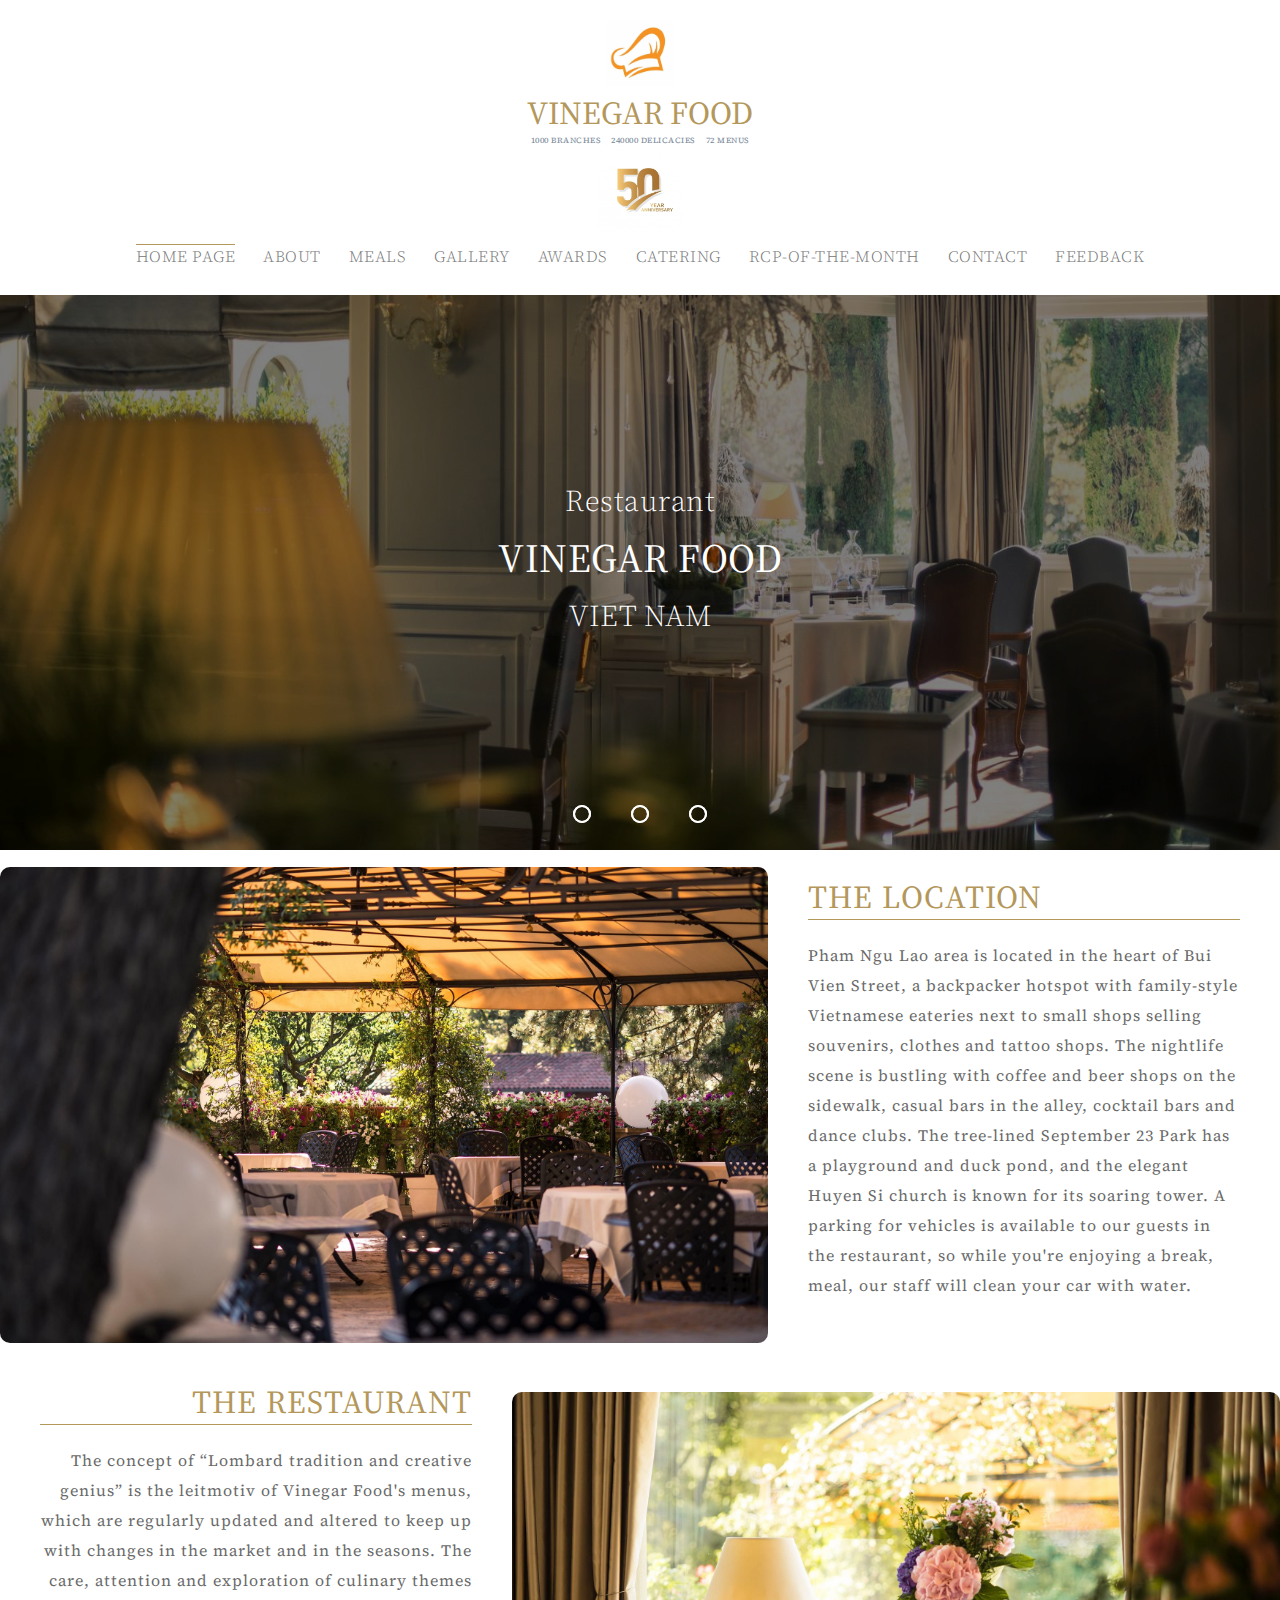
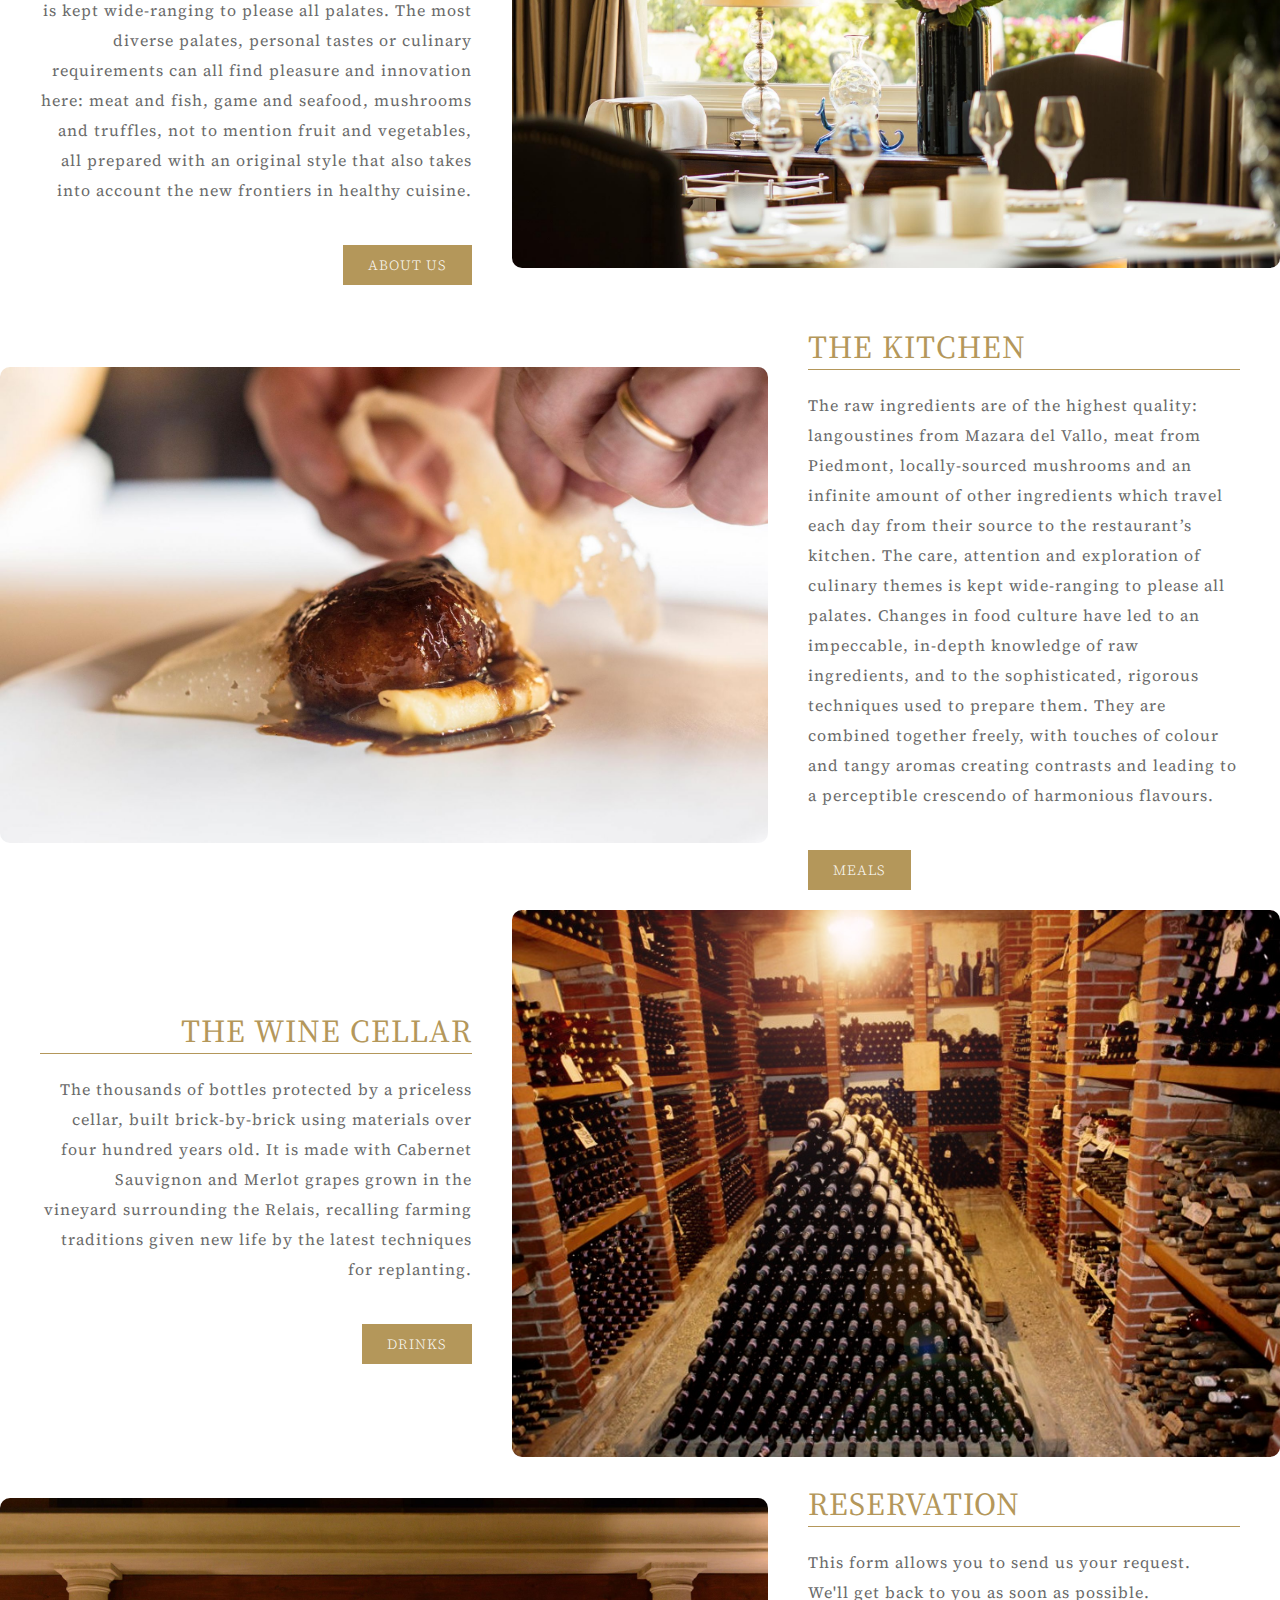
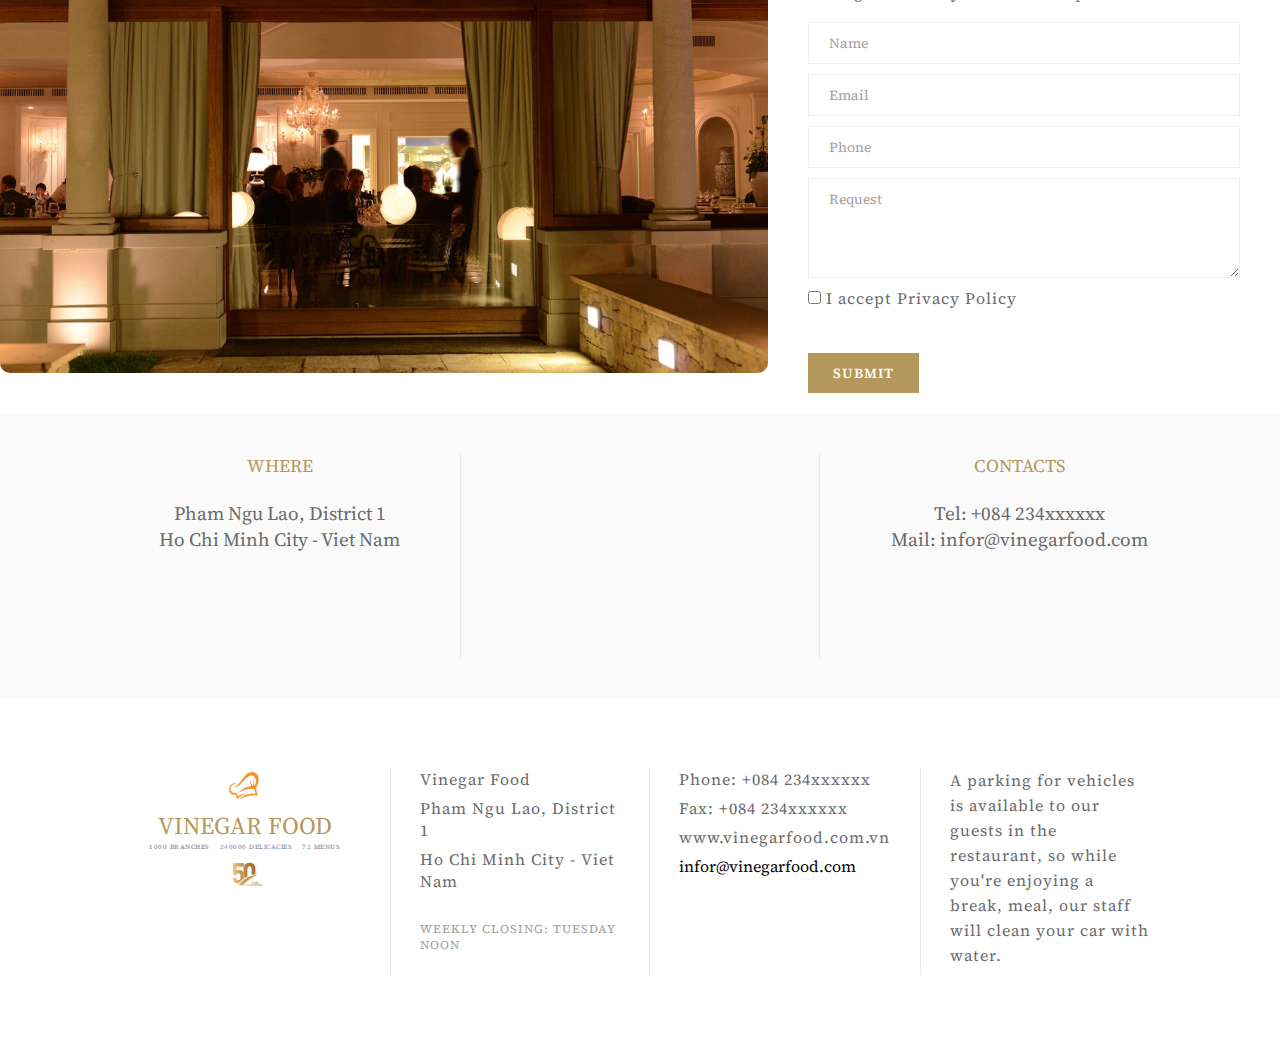
<file: index.html>
<!DOCTYPE html>
<html lang="en">
<head>
    <meta charset="UTF-8">
    <meta http-equiv="X-UA-Compatible" content="IE=edge">
    <meta name="viewport" content="width=device-width, initial-scale=1.0">
    <title>Vinegar Food Restaurant</title>
    <link rel="stylesheet" href="./css/Index.css">
    <link href="https://fonts.googleapis.com/css2?family=Source+Serif+Pro:wght@200;300;400;600;700&display=swap" rel="stylesheet">
    <link rel="stylesheet" href="https://stackpath.bootstrapcdn.com/font-awesome/4.7.0/css/font-awesome.min.css">
    
</head>
<body>
    <section class="header_stt1">
        <div class="item_stt1">
            <div class="img_logohat_stt1">
                <a href="./index.html"><img src="./images/logo_hat.png" alt=""></a>
            </div>
            <p class="name_restaurant_stt1">VINEGAR FOOD</p>
            <div class="restaurant_related">
                <p>1000 branches</p>
                <p>240000 delicacies</p>
                <p>72 menus </p>
            </div>
            <div class="img_50year_stt1">
                <img src="./images/50years.jpeg" alt="">
            </div>
            <nav>
                <div class="nav_links_stt1" id="nav_links">
                    <div class="toggle">
                        <i id="btn_close" class="fa fa-times"></i>
                        <i id="btn_open" class="fa fa-bars"></i>
                    </div>
                    <ul>
                        <li>
                            <a id="tab" class="active" href="./index.html">HOME PAGE</a>
                        </li>
                        <li>
                            <a id="tab" href="./html/About.html">ABOUT</a>
                        </li>
                        <li>
                            <a id="tab" href="./html/Meals-Regular.html">MEALS</a>
                        </li>
                        <li>
                            <a id="tab" href="./html/Gallery.html">GALLERY</a>
                        </li>
                        <li>
                            <a id="tab" href="./html/Awards.html">AWARDS</a>
                        </li>
                        <li>
                            <a id="tab" href="./html/Catering.html">CATERING</a>
                        </li>
                        <li>
                            <a id="tab" href="./html/RecipeOfTheMonth.html">RCP-OF-THE-MONTH</a>
                        </li>
                        <li>
                            <a id="tab" href="./html/Contact.html">CONTACT</a>
                        </li>
                        <li>
                            <a id="tab" href="./html/Feedback.html">FEEDBACK</a>
                        </li>
                    </ul>
                </div>
            </nav>
        </div>
    </section>
    
    <div class="slider">
        <div class="slides">
            <input type="radio" name="radio-btn" id="radio1">
            <input type="radio" name="radio-btn" id="radio2">
            <input type="radio" name="radio-btn" id="radio3">
            <div class="slide first">
                <img class="img-carousel" style="filter: brightness(50%);" src="./images/carousel01.jpeg" alt="">
            </div>
            <div class="slide">
                <img class="img-carousel" style="filter: brightness(50%);"  src="./images/carousel02.jpeg" alt="">
            </div>
            <div class="slide">
                <img class="img-carousel" style="filter: brightness(50%);"  src="./images/carousel03.jpeg" alt="">
            </div>
            <div class="navigation-auto">
                <div class="auto-btn1"></div>
                <div class="auto-btn2"></div>
                <div class="auto-btn3"></div>
            </div>
        </div>
        <div class="navigation-manual">
            <label for="radio1" class="manual-btn"></label>
            <label for="radio2" class="manual-btn"></label>
            <label for="radio3" class="manual-btn"></label>
        </div>
        <div class="content_restaurant">
            <p>Restaurant</p>
            <h1>VINEGAR FOOD</h1>
            <h4>VIET NAM</h4>
        </div>
    </div>

<!--Tụi em viết code của mình vào trong này nhé-->

    <section id="section02">
        <div class="section02-feature-box">
            <div class="section02-features-img">
                <img src="./images/main_01.jpeg" alt="">
            </div>
            <div class="section02-features">
                <h1>THE LOCATION</h1>
                <div class="section02-features-desc">
                    <div class="section02-feature-text">
                        <p>Pham Ngu Lao area is located in the heart of Bui Vien Street, a backpacker hotspot with family-style Vietnamese eateries next to small shops selling souvenirs, clothes and tattoo shops. The nightlife scene is bustling with coffee and beer shops on the sidewalk, casual bars in the alley, cocktail bars and dance clubs. The tree-lined September 23 Park has a playground and duck pond, and the elegant Huyen Si church is known for its soaring tower.
                        A parking for vehicles is available to our guests in the restaurant, so while you're enjoying a break, meal, our staff will clean your car with water.</p>
                    </div>
                </div>
            </div>
        </div>
    </section>

    <section id="section01">
        <div class="section01-feature-box">
            <div class="section01-features">
                <div class="section01-features-title">
                    <h1>THE RESTAURANT</h1>
                </div>
                <div class="section01-features-desc">
                    <div class="section01-feature-text">
                        <p>The concept of “Lombard tradition and creative genius” is the leitmotiv of Vinegar Food's menus, which are regularly updated and altered to keep up with changes in the market and in the seasons. The care, attention and exploration of culinary themes is kept wide-ranging to please all palates. The most diverse palates, personal tastes or culinary requirements can all find pleasure and innovation here: meat and fish, game and seafood, mushrooms and truffles, not to mention fruit and vegetables, all prepared with an original style that also takes into account the new frontiers in healthy cuisine.</p>
                    </div>
                </div>
                <div class="section01-feature-btn">
                    <button class="btn"><a href="./html/About.html">ABOUT US</a></button>
                </div>
            </div>
            <div class="section01-features-img">
                <img src="./images/main_02.jpeg" alt="">
            </div>
        </div>
    </section>

    <section id="section03">
        <div class="section03-feature-box">
            <div class="section03-features-img">
                <img src="./images/main_03.jpeg" alt="">
            </div>
            <div class="section03-features">
                <h1>THE KITCHEN</h1>
                <div class="section03-features-desc">
                    <div class="section03-feature-text">
                        <p>The raw ingredients are of the highest quality: langoustines from Mazara del Vallo, meat from Piedmont, locally-sourced mushrooms and an infinite amount of other ingredients which travel each day from their source to the restaurant’s kitchen. The care, attention and exploration of culinary themes is kept wide-ranging to please all palates. Changes in food culture have led to an impeccable, in-depth knowledge of raw ingredients, and to the sophisticated, rigorous techniques used to prepare them. They are combined together freely, with touches of colour and tangy aromas creating contrasts and leading to a perceptible crescendo of harmonious flavours.</p>
                    </div>
                </div>
                <div class="section03-feature-btn">
                    <button class="btn"><a href="./html/Meals-Regular.html">MEALS</a></button>
                </div>
            </div>
        </div>
    </section>

    <section id="section04">
        <div class="section04-feature-box">
            <div class="section04-features">
                <h1>THE WINE CELLAR</h1>
                <div class="section04-features-desc">
                    <div class="section04-feature-text">
                        <p>The thousands of bottles protected by a priceless cellar, built brick-by-brick using materials over four hundred years old.  It is made with Cabernet Sauvignon and Merlot grapes grown in the vineyard surrounding the Relais, recalling farming traditions given new life by the latest techniques for replanting.</p>
                    </div>
                </div>
                <div class="section04-feature-btn">
                    <button class="btn"><a href="./html/Meals-Beverages.html">DRINKS</a></button>
                </div>
            </div>
            <div class="section04-features-img">
                <img src="./images/main_07.jpeg" alt="">
            </div>
        </div>
    </section>

    <section id="section05">
        <div class="section05-feature-box">
            <div class="section05-features-img">
                <img src="./images/main_06.jpeg" alt="">
            </div>
            <div id='hideform' class="section05-features">
                <h1>RESERVATION</h1>
                <div class="section05-features-desc">
                    <div class="section05-feature-text">
                        <div id="descript">
                            <p>This form allows you to send us your request.</p>
                        <p> We'll get back to you as soon as possible.</p>
                        </div>
                        <form action="#" class="form-container" id="form" onSubmit="return KiemTra1();">
                            <div class="form-item">
                                <input id="name" type="text" placeholder="Name">
                            </div>
                            <div class="form-item">
                                <input id="email" type="text" placeholder="Email">
                            </div>
                            <div class="form-item">
                                <input id="sdt" type="text" placeholder="Phone">
                            </div>
                            <div class="form-item">
                                <textarea id="textarea"  placeholder="Request"></textarea>
                            </div>
                        </form>
                        <p id="p_checkbox"><input type="checkbox" id="checkbox"> I accept Privacy Policy</p>
                        <p id="alert"></p>
                    </div>
                </div>
                <div class="section05-feature-btn">
                    <button class="btn" onclick="KiemTra(event)" type="submit">SUBMIT</button>
                </div>
            </div>
        </div>
    </section>


    <!--Tụi em viết code của mình vào trong này nhé-->

    <section class="footer_stt1">
        <div class="footer-section-1">
            <div class="container-row-1">
                <div class="footer-col-01_stt1">
                    <div class="content-footer-col-01">
                    <p class="p-title">WHERE</p>
                    <br>
                    <p>Pham Ngu Lao, District 1</p>
                    <p>Ho Chi Minh City - Viet Nam</p>
                    <br>
                    </div>
                </div>
                <div class="footer-col-02_stt1">
                    <div class="content-footer-col-01">
                        <iframe class="img-map" src="https://www.google.com/maps/embed?pb=!1m18!1m12!1m3!1d7839.131615740931!2d106.68700757445639!3d10.767907609257568!2m3!1f0!2f0!3f0!3m2!1i1024!2i768!4f13.1!3m3!1m2!1s0x31752f3d87380ea7%3A0xb328b961e4443930!2zUGjhuqFtIE5nxakgTMOjbywgUXXhuq1uIDEsIFRow6BuaCBwaOG7kSBI4buTIENow60gTWluaCwgVmnhu4d0IE5hbQ!5e0!3m2!1svi!2s!4v1644293187297!5m2!1svi!2s" style="border:0;" allowfullscreen="" loading="lazy"></iframe>
                    </div>
                </div>
                <div class="footer-col-03_stt1">
                    <div class="content-footer-col-01">
                        <p class="p-title">CONTACTS</p>
                        <br>
                        <p>Tel: +084 234xxxxxx</p>
                        <p>Mail: <a class="email_stt1" href="#">infor@vinegarfood.com</a></p>
                    </div>
                </div>
            </div>
        </div>
        
        <div class="footer-section-2">
            <div class="container-row-2">
                <div class="footer-col-1_stt1">
                    <div class="img_logohat_stt1">
                        <img src="./images/logo_hat.png" alt="">
                    </div>
                    <p class="name_restaurant_stt1">VINEGAR FOOD</p>
                    <div class="restaurant_related">
                        <p>1000 branches</p>
                        <p>240000 delicacies</p>
                        <p>72 menus </p>
                    </div>
                    <div class="img_50year_stt1">
                        <img src="./images/50years.jpeg" alt="">
                    </div>
                </div>
                <div class="footer-col-2_stt1">
                    <div class="content-footer-col">
                    <p>Vinegar Food</p>
                    <p>Pham Ngu Lao, District 1</p>
                    <p>Ho Chi Minh City - Viet Nam</p>
                    <br>
                    <p class="close_door">WEEKLY CLOSING: TUESDAY NOON</p>
                    </div>
                </div>
                <div class="footer-col-3_stt1">
                    <div class="content-footer-col">
                    <p>Phone: +084 234xxxxxx </p>
                    <p>Fax: +084 234xxxxxx </p>
                    <p>
                        <a class="website_stt1" href="#">www.vinegarfood.com.vn</a>
                    </p>
                    <a class="email_stt1" href="#">infor@vinegarfood.com</a>
                    <br>
                    </div>
                </div>
                <div class="footer-col-4_stt1">
                    <div class="content-footer-col">
                        <p>
                            A parking for vehicles is available to our guests in the restaurant, so while you're enjoying a break, meal, our staff will clean your car with water.
                        </p>
                    </div>
                </div>
            </div>
        </div>
        
    </section>
    <script src="./script/menu.js"></script>
    <script src="./script/carousel.js"></script>
    <script src="./script/validation.js"></script>
</body>
</html>
</file>
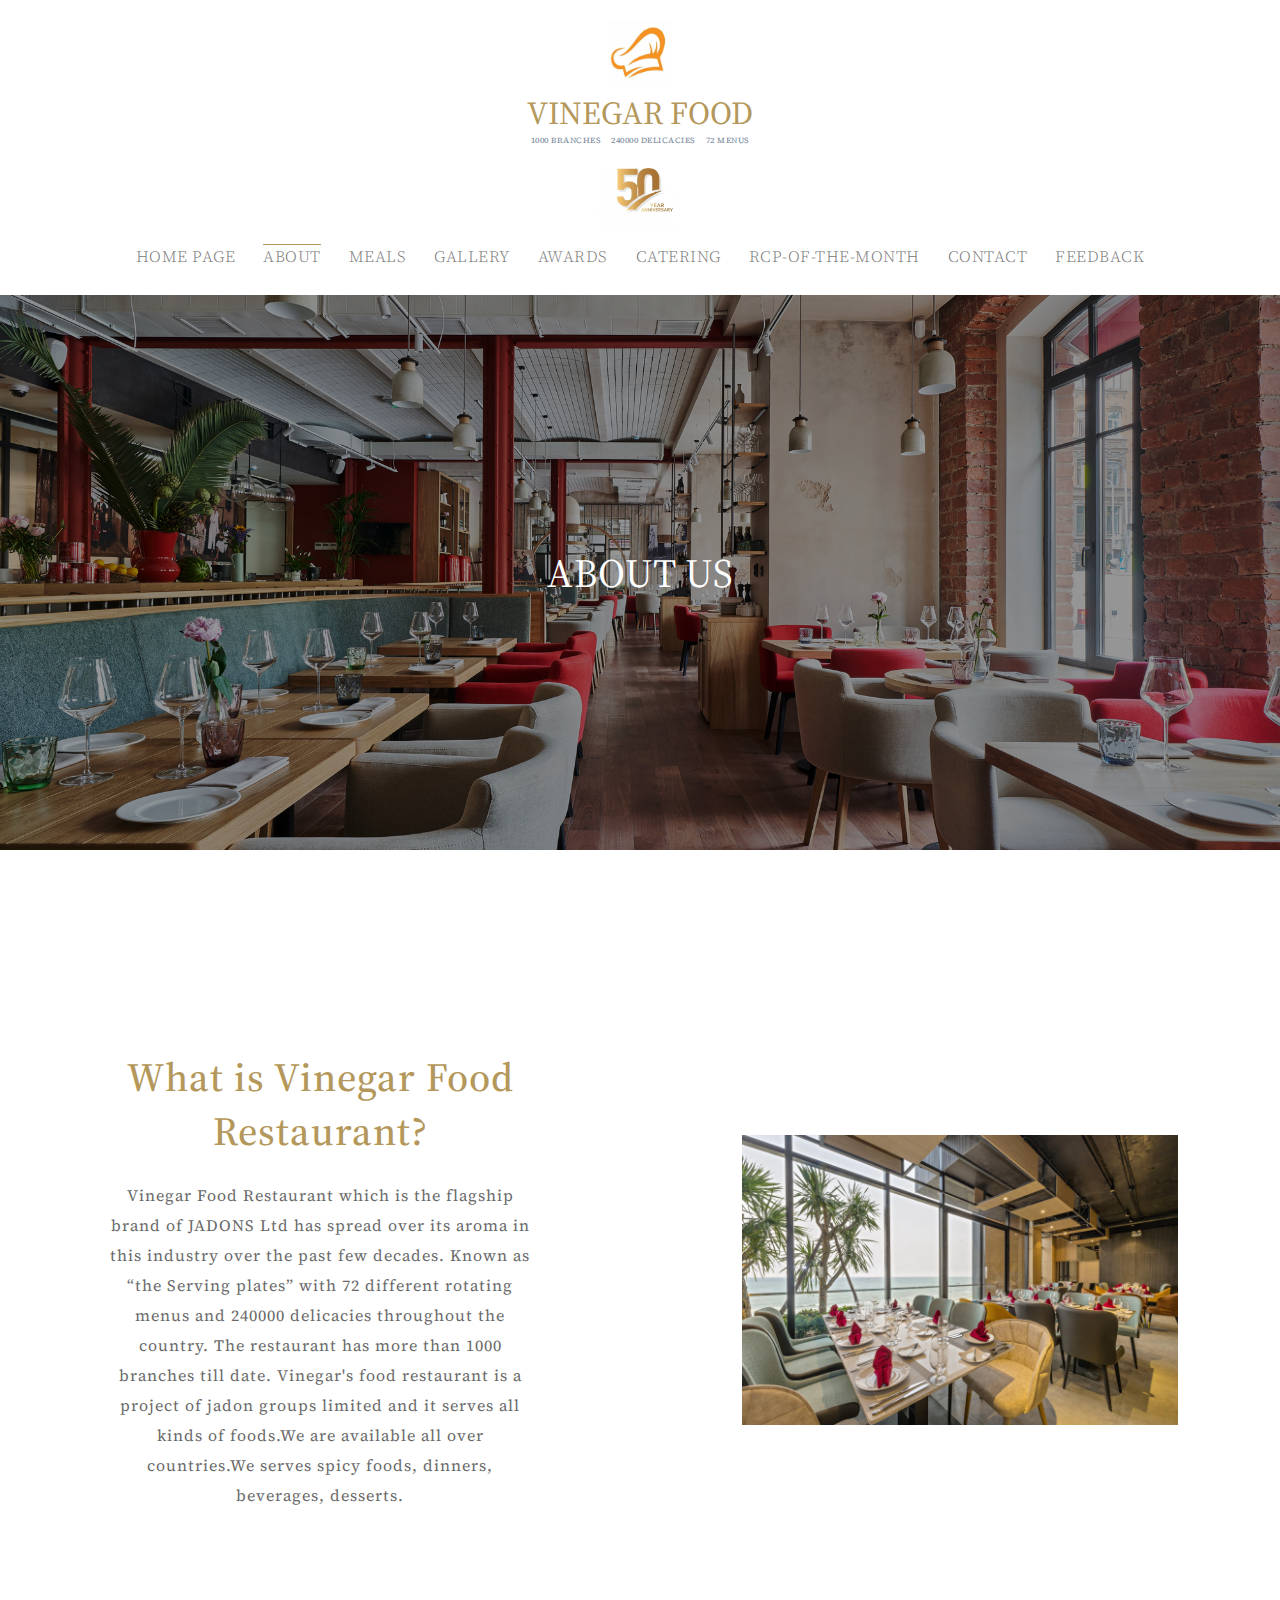
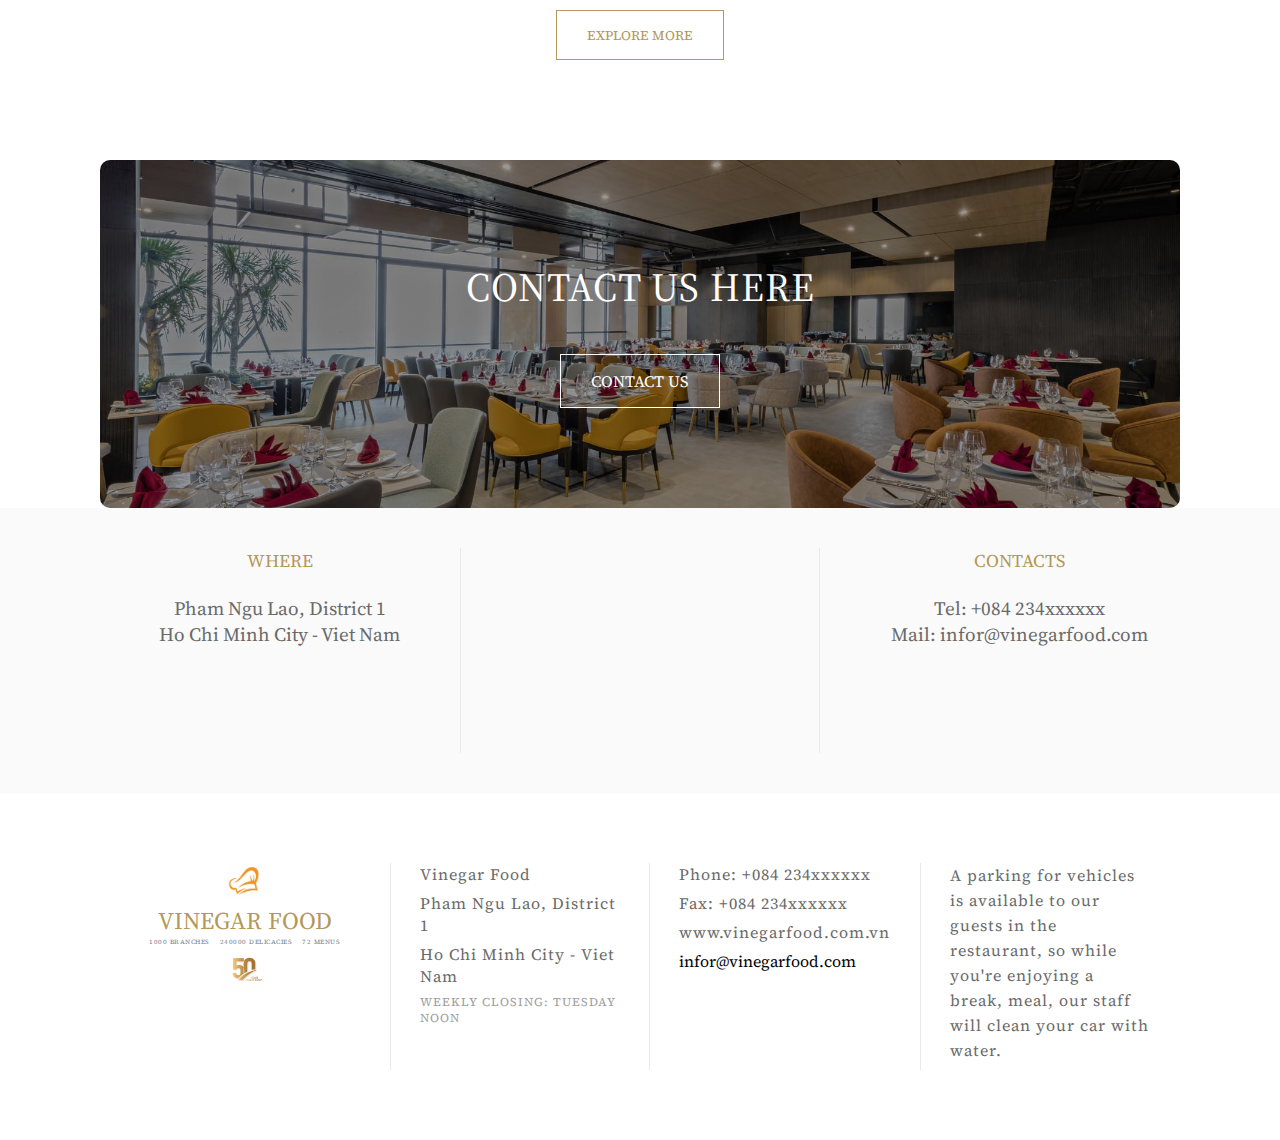
<file: html/About.html>
<!DOCTYPE html>
<html lang="en">
<head>
    <meta charset="UTF-8">
    <meta http-equiv="X-UA-Compatible" content="IE=edge">
    <meta name="viewport" content="width=device-width, initial-scale=1.0">
    <title>Vinegar Food Restaurant</title>
    <link rel="stylesheet" href="../css/About.css">
    <script src="https://ajax.googleapis.com/ajax/libs/jquery/3.5.1/jquery.min.js"></script>
    <link href="https://fonts.googleapis.com/css2?family=Source+Serif+Pro:wght@200;300;400;600;700&display=swap" rel="stylesheet">
    <link rel="stylesheet" href="https://stackpath.bootstrapcdn.com/font-awesome/4.7.0/css/font-awesome.min.css">
</head>
<body>
    <section class="header_stt1">
        <div class="item_stt1">
            <div class="img_logohat_stt1">
                <a href="../index.html"><img src="../images/logo_hat.png" alt=""></a>
            </div>
            <p class="name_restaurant_stt1">VINEGAR FOOD</p>
            <div class="restaurant_related">
                <p>1000 branches</p>
                <p>240000 delicacies</p>
                <p>72 menus </p>
            </div>
            <div class="img_50year_stt1">
                <img src="../images/50years.jpeg" alt="">
            </div>
            <nav>
                <div class="nav_links_stt1" id="nav_links">
                    <div class="toggle">
                        <i id="btn_close" class="fa fa-times"></i>
                        <i id="btn_open" class="fa fa-bars"></i>
                    </div>
                    <ul>
                        <li>
                            <a id="tab" href="../index.html">HOME PAGE</a>
                        </li>
                        <li>
                            <a id="tab" class="active" href="About.html">ABOUT</a>
                        </li>
                        <li>
                            <a id="tab" href="Meals-Regular.html">MEALS</a>
                        </li>
                        <li>
                            <a id="tab" href="Gallery.html">GALLERY</a>
                        </li>
                        <li>
                            <a id="tab" href="Awards.html">AWARDS</a>
                        </li>
                        <li>
                            <a id="tab" href="Catering.html">CATERING</a>
                        </li>
                        <li>
                            <a id="tab" href="RecipeOfTheMonth.html">RCP-OF-THE-MONTH</a>
                        </li>
                        <li>
                            <a id="tab" href="Contact.html">CONTACT</a>
                        </li>
                        <li>
                            <a id="tab" href="Feedback.html">FEEDBACK</a>
                        </li>
                    </ul>
                </div>
            </nav>
        </div>
    </section>
    
    <!--Tụi em viết code của mình vào trong này nhé-->

    <section class="section">  
        <div id="head"> 
            <h1 id="intro">ABOUT US </h1>
        </div>
        <div class="about">
            <div class="row">
                <div class="content-row">
                    <h1 id="h1">What is Vinegar Food Restaurant?</h1> 
                    <br>                
                    <p id="h2">Vinegar Food Restaurant which is the flagship brand of JADONS Ltd has spread over its aroma in this industry over the past few decades. Known as “the Serving plates” with 72 different rotating menus and 240000 delicacies throughout the country. The restaurant has more than 1000 branches till date. Vinegar's food restaurant is a project of jadon groups limited and it serves all kinds of foods.We are available all over countries.We serves spicy foods, dinners, beverages, desserts.</p>
                </div>
                <div class="content-row" id="img">
                    <img src="../images/intro.jpg">
                </div>
            </div>
        </div>
        <div align="center">
            <button class="button">EXPLORE MORE</button>
        </div>
        <div class="explore">
            <div class="country">
                <h2>OUR GLOBAL RESTAURANT</h2>
                <p id="p">Countries where our restaurant is available</p>
                <div class="row">
                    <div class="country-col">
                        <img src="../images/england.jpg">
                        <div class="layer1">
                            <h1>ENGLAND</h1>
                        </div>
                    </div>
                    <div class="country-col">
                        <img src="../images/france.jpg">
                        <div class="layer2">
                            <h1>FRANCE</h1>
                        </div>
                    </div>
                    <div class="country-col">
                        <img src="../images/italy.jpg">
                        <div class="layer3">
                            <h1>ITALY</h1>
                        </div>
                    </div>
                </div>
            </div>
            <div class="testimonial">
                <h2>TESTIMONIALS</h2>
                <p id="test">People's reviews of our restaurant</p>
                <div class="row">
                    <div class="testimonial1-col">
                        <img src="../images/user1.png">
                        <div>
                            <h3>JOHN</h3>
                            <p>Everything here is great from the food, the space, the drinks to the service. Hope the restaurant continues to develop further, I will come here to eat again.</p>
                            <i class="fa fa-star"></i>
                            <i class="fa fa-star"></i>
                            <i class="fa fa-star"></i>
                            <i class="fa fa-star"></i>
                            <i class="fa fa-star"></i>
                        </div>
                    </div>
                    <div class="testimonial2-col">
                        <img src="../images/user2.png">
                        <div>
                            <h3>MARRY</h3>
                            <p>The food, the space, the drinks, and the service make me feel like a queen. Thanks for everything, hope the restaurant continues to develop more in the future.</p>
                            <i class="fa fa-star"></i>
                            <i class="fa fa-star"></i>
                            <i class="fa fa-star"></i>
                            <i class="fa fa-star"></i>
                            <i class="fa fa-star"></i>
                        </div>
                    </div>
                    <div class="testimonial3-col">
                        <img src="../images/user3.jpg">
                        <div>
                            <h3>DAVID</h3>
                            <p>Your restaurant is great, no more words to criticize. I just want to say thank you very much restaurant. Wish the restaurant more development in the future.</p>
                            <i class="fa fa-star"></i>
                            <i class="fa fa-star"></i>
                            <i class="fa fa-star"></i>
                            <i class="fa fa-star"></i>
                            <i class="fa fa-star"></i>
                        </div>
                    </div>
                </div>
            </div>
        </div>
        <div class="contact">
            <h1>CONTACT US HERE</h1>
            <a href="#" class="btn">CONTACT US</a>
        </div>
    
    <!--Tụi em viết code của mình vào trong này nhé-->

    <section class="footer_stt1">
        <div class="footer-section-1">
            <div class="container-row-1">
                <div class="footer-col-01_stt1">
                    <div class="content-footer-col-01">
                    <p class="p-title">WHERE</p>
                    <br>
                    <p>Pham Ngu Lao, District 1</p>
                    <p>Ho Chi Minh City - Viet Nam</p>
                    <br>
                    </div>
                </div>
                <div class="footer-col-02_stt1">
                    <div class="content-footer-col-01">
                        <iframe class="img-map" src="https://www.google.com/maps/embed?pb=!1m18!1m12!1m3!1d7839.131615740931!2d106.68700757445639!3d10.767907609257568!2m3!1f0!2f0!3f0!3m2!1i1024!2i768!4f13.1!3m3!1m2!1s0x31752f3d87380ea7%3A0xb328b961e4443930!2zUGjhuqFtIE5nxakgTMOjbywgUXXhuq1uIDEsIFRow6BuaCBwaOG7kSBI4buTIENow60gTWluaCwgVmnhu4d0IE5hbQ!5e0!3m2!1svi!2s!4v1644293187297!5m2!1svi!2s" style="border:0;" allowfullscreen="" loading="lazy"></iframe>
                    </div>
                </div>
                <div class="footer-col-03_stt1">
                    <div class="content-footer-col-01">
                        <p class="p-title">CONTACTS</p>
                        <br>
                        <p>Tel: +084 234xxxxxx</p>
                        <p>Mail: <a class="email_stt1" href="#">infor@vinegarfood.com</a></p>
                    </div>
                </div>
            </div>
        </div>
        
        <div class="footer-section-2">
            <div class="container-row-2">
                <div class="footer-col-1_stt1">
                    <div class="img_logohat_stt1">
                        <img src="../images/logo_hat.png" alt="">
                    </div>
                    <p class="name_restaurant_stt1">VINEGAR FOOD</p>
                    <div class="restaurant_related">
                        <p>1000 branches</p>
                        <p>240000 delicacies</p>
                        <p>72 menus </p>
                    </div>
                    <div class="img_50year_stt1">
                        <img src="../images/50years.jpeg" alt="">
                    </div>
                </div>
                <div class="footer-col-2_stt1">
                    <div class="content-footer-col">
                    <p>Vinegar Food</p>
                    <p>Pham Ngu Lao, District 1</p>
                    <p>Ho Chi Minh City - Viet Nam</p>
                    <p class="close_door">WEEKLY CLOSING: TUESDAY NOON</p>
                    </div>
                </div>
                <div class="footer-col-3_stt1">
                    <div class="content-footer-col">
                    <p>Phone: +084 234xxxxxx </p>
                    <p>Fax: +084 234xxxxxx </p>
                    <p>
                        <a class="website_stt1" href="#">www.vinegarfood.com.vn</a>
                    </p>
                    <a class="email_stt1" href="#">infor@vinegarfood.com</a>
                    </div>
                </div>
                <div class="footer-col-4_stt1">
                    <div class="content-footer-col">
                        <p>
                            A parking for vehicles is available to our guests in the restaurant, so while you're enjoying a break, meal, our staff will clean your car with water.
                        </p>
                    </div>
                </div>
            </div>
        </div>
        
    </section>
    <script src="../script/jquery.js"></script>
    <script src="../script/menu.js"></script>
</body>
</html>
</file>
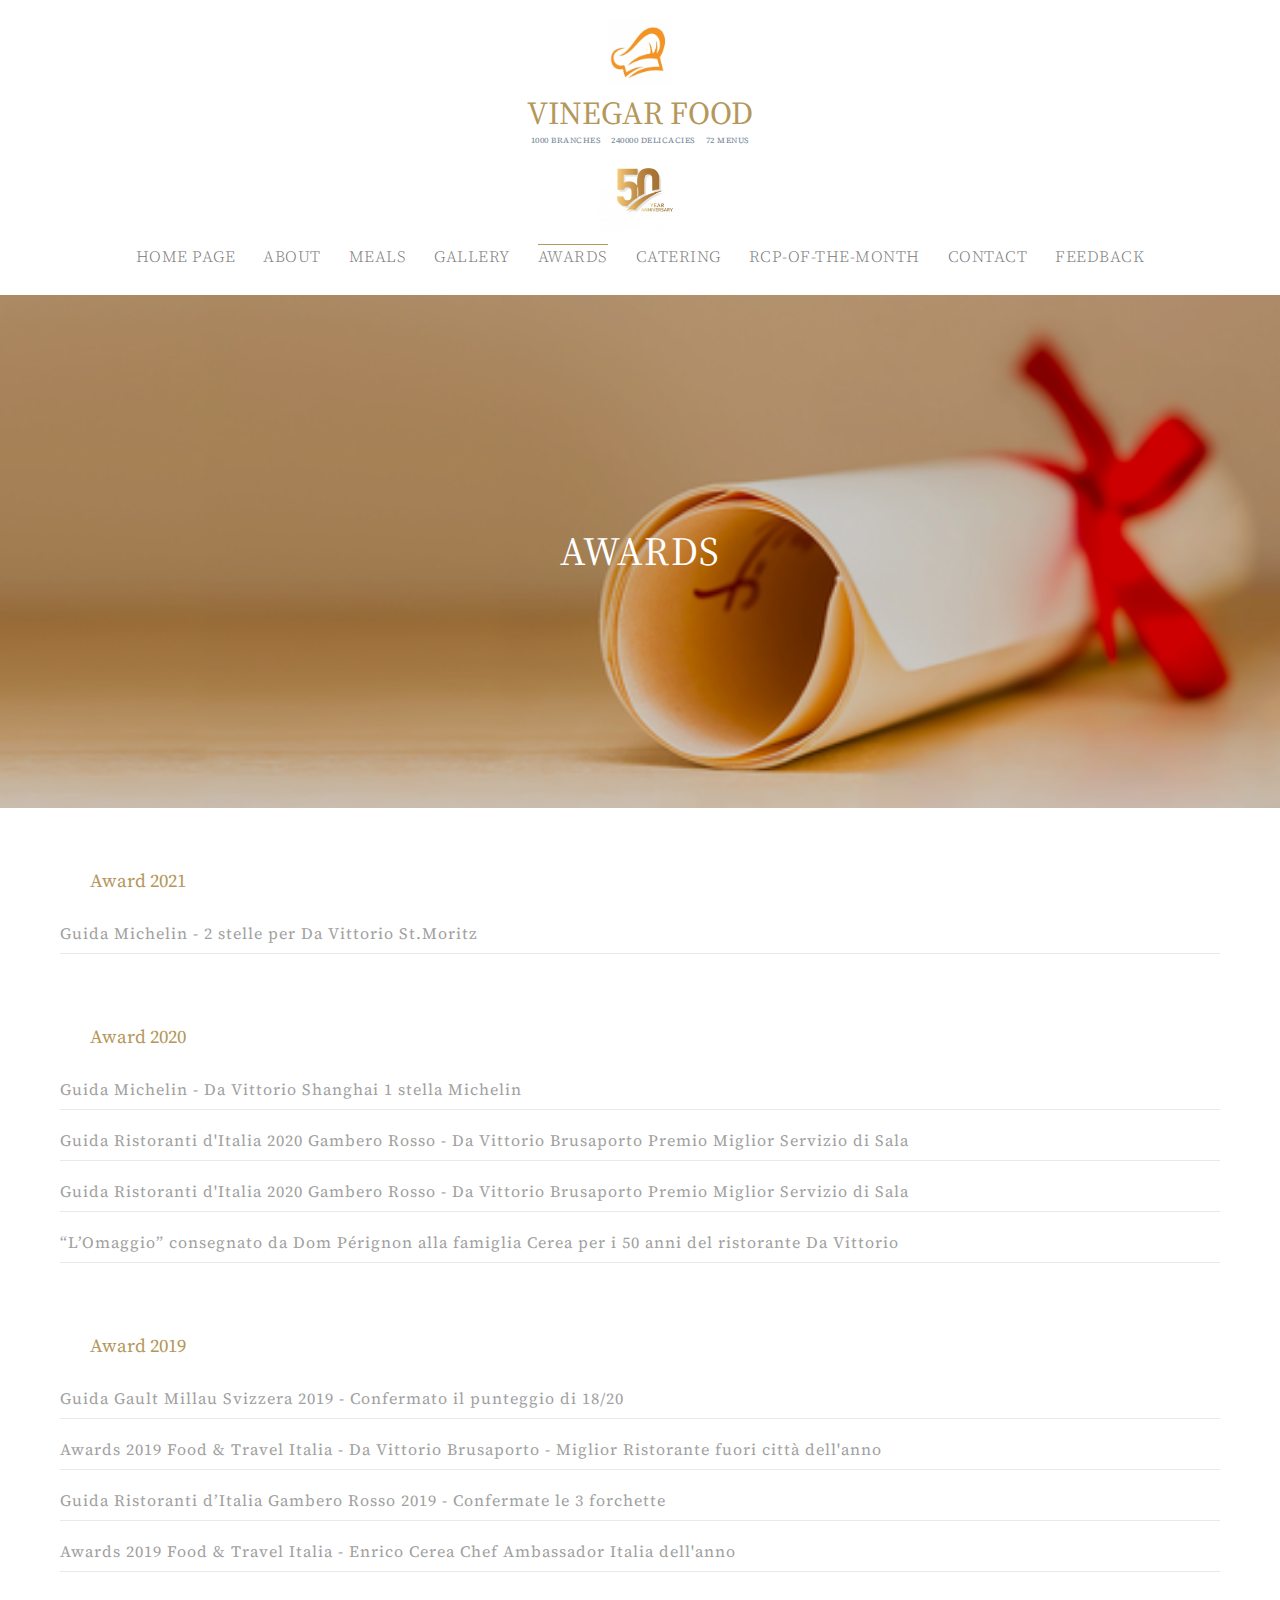
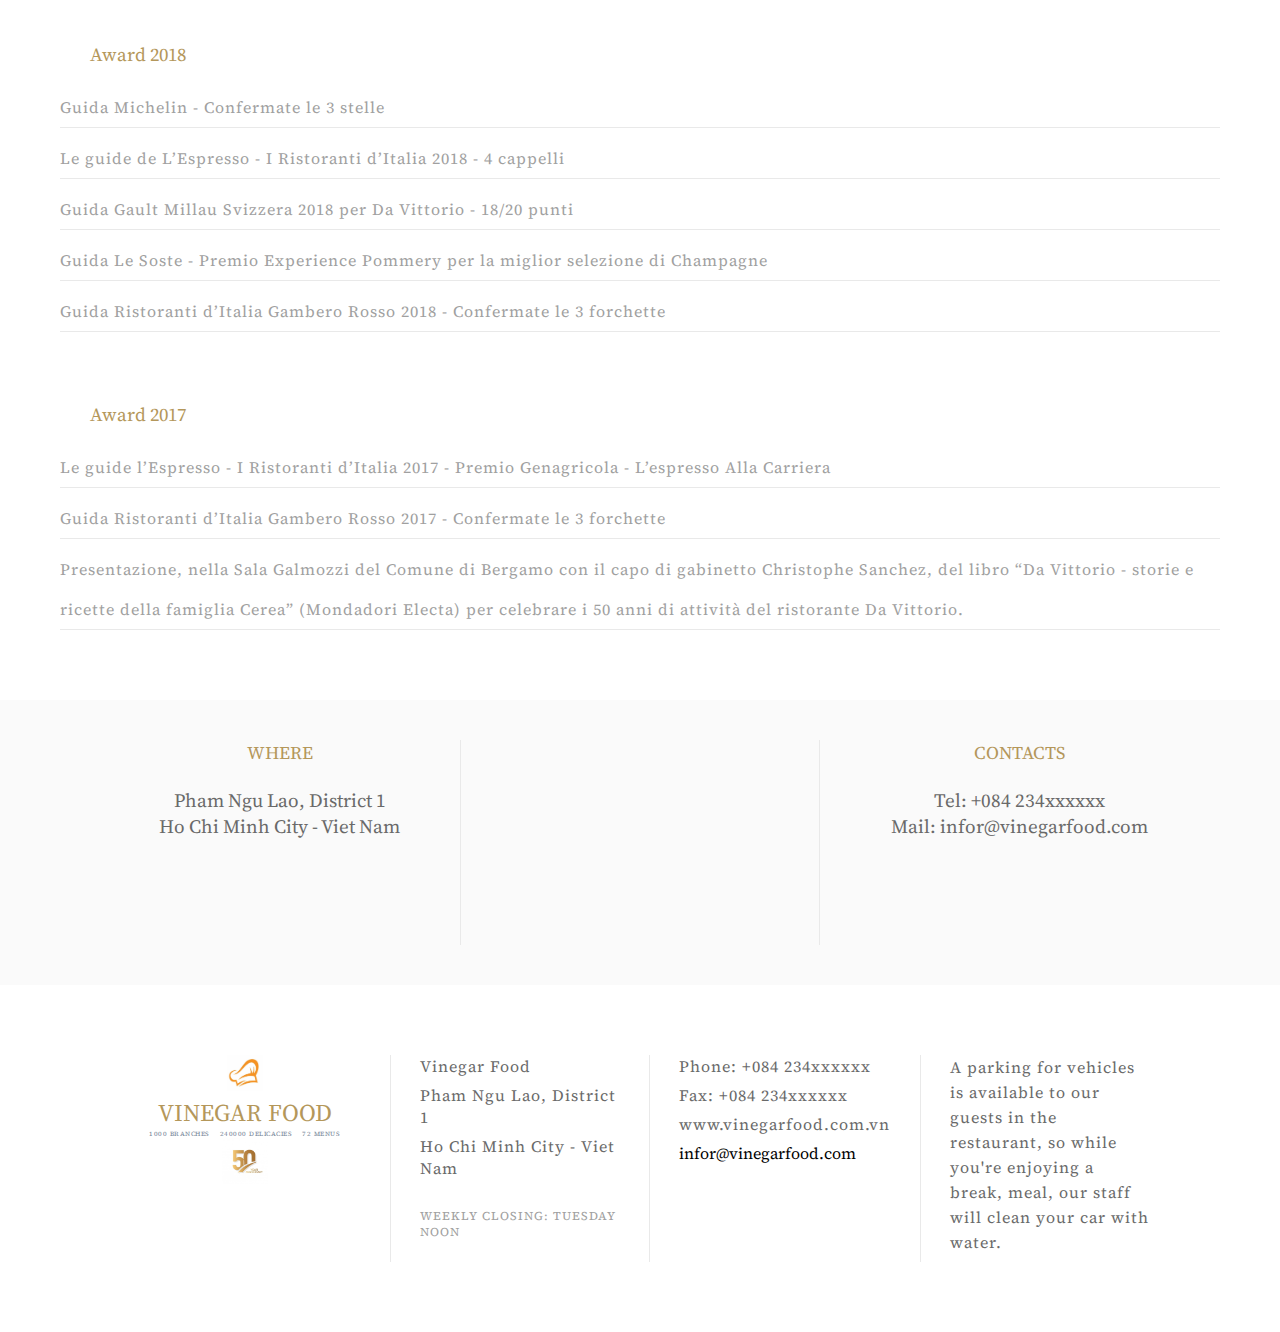
<file: html/Awards.html>
<!DOCTYPE html>
<html lang="en">
<head>
    <meta charset="UTF-8">
    <meta http-equiv="X-UA-Compatible" content="IE=edge">
    <meta name="viewport" content="width=device-width, initial-scale=1.0">
    <title>Vinegar Food Restaurant</title>
    <link rel="stylesheet" href="../css/Awards.css">
    <link href="https://fonts.googleapis.com/css2?family=Source+Serif+Pro:wght@200;300;400;600;700&display=swap" rel="stylesheet">
    <link rel="stylesheet" href="https://stackpath.bootstrapcdn.com/font-awesome/4.7.0/css/font-awesome.min.css">
    
</head>
<body>
    <section class="header_stt1">
        <div class="item_stt1">
            <div class="img_logohat_stt1">
                <a href="../index.html"><img src="../images/logo_hat.png" alt=""></a>
            </div>
            <p class="name_restaurant_stt1">VINEGAR FOOD</p>
            <div class="restaurant_related">
                <p>1000 branches</p>
                <p>240000 delicacies</p>
                <p>72 menus </p>
            </div>
            <div class="img_50year_stt1">
                <img src="../images/50years.jpeg" alt="">
            </div>
            <nav>
                <div class="nav_links_stt1" id="nav_links">
                    <div class="toggle">
                        <i id="btn_close" class="fa fa-times"></i>
                        <i id="btn_open" class="fa fa-bars"></i>
                    </div>
                    <ul>
                        <li>
                            <a id="tab" href="../index.html">HOME PAGE</a>
                        </li>
                        <li>
                            <a id="tab" href="About.html">ABOUT</a>
                        </li>
                        <li>
                            <a id="tab" href="Meals-Regular.html">MEALS</a>
                        </li>
                        <li>
                            <a id="tab" href="Gallery.html">GALLERY</a>
                        </li>
                        <li>
                            <a id="tab" class="active" href="Awards.html">AWARDS</a>
                        </li>
                        <li>
                            <a id="tab" href="Catering.html">CATERING</a>
                        </li>
                        <li>
                            <a id="tab" href="RecipeOfTheMonth.html">RCP-OF-THE-MONTH</a>
                        </li>
                        <li>
                            <a id="tab" href="Contact.html">CONTACT</a>
                        </li>
                        <li>
                            <a id="tab" href="Feedback.html">FEEDBACK</a>
                        </li>
                    </ul>
                </div>
            </nav>
        </div>
    </section>

<!--Tụi em viết code của mình vào trong này nhé-->
<section class="section-background">
    <div class="container-background">
        <p class="section-background-title">AWARDS</p>
        <img class="background-img" src="../images/awards.png" alt="">
    </div>
</section>
    

<section class="container_all_awards">
    <div class="container_single">
        <h3 class="title">Award 2021</h3>
        <p class="single">Guida Michelin - 2 stelle per Da Vittorio St.Moritz</p>
    </div>
    <div class="container_single">
        <h3 class="title">Award 2020</h3>
        <p>Guida Michelin - Da Vittorio Shanghai 1 stella Michelin</p>
        <p>Guida Ristoranti d'Italia 2020 Gambero Rosso - Da Vittorio Brusaporto Premio Miglior Servizio di Sala</p>
        <p>
            Guida Ristoranti d'Italia 2020 Gambero Rosso - Da Vittorio Brusaporto Premio Miglior Servizio di Sala</p>
        <p>“L’Omaggio” consegnato da Dom Pérignon alla famiglia Cerea per i 50 anni del ristorante Da Vittorio</p>
    </div>
    <div class="container_single">
        <h3 class="title">Award 2019</h3>
        <p>Guida Gault Millau Svizzera 2019 - Confermato il punteggio di 18/20</p>
        <p>Awards 2019 Food & Travel Italia - Da Vittorio Brusaporto - Miglior Ristorante fuori città dell'anno</p>
        <p>Guida Ristoranti d’Italia Gambero Rosso 2019 - Confermate le 3 forchette</p>
        <p>Awards 2019 Food & Travel Italia - Enrico Cerea Chef Ambassador Italia dell'anno</p>
    </div>
    <div class="container_single">
        <h3 class="title">Award 2018</h3>
        <p>
            Guida Michelin - Confermate le 3 stelle</p>
        <p>Le guide de L’Espresso - I Ristoranti d’Italia 2018 - 4 cappelli</p>
        <p>Guida Gault Millau Svizzera 2018 per Da Vittorio - 18/20 punti</p>
        <p>
            Guida Le Soste - Premio Experience Pommery per la miglior selezione di Champagne</p>
        <p>Guida Ristoranti d’Italia Gambero Rosso 2018 - Confermate le 3 forchette</p>
    </div>
    <div class="container_single">
        <h3 class="title">Award 2017</h3>
        <p>Le guide l’Espresso - I Ristoranti d’Italia 2017 - Premio Genagricola - L’espresso Alla Carriera</p>
        <p>Guida Ristoranti d’Italia Gambero Rosso 2017 - Confermate le 3 forchette</p>
        <p>Presentazione, nella Sala Galmozzi del Comune di Bergamo con il capo di gabinetto Christophe Sanchez, del libro “Da Vittorio - storie e ricette della famiglia Cerea” (Mondadori Electa) per celebrare i 50 anni di attività del ristorante Da Vittorio.</p>
    </div>
</section>

<!--Tụi em viết code của mình vào trong này nhé-->

    <section class="footer_stt1">
        <div class="footer-section-1">
            <div class="container-row-1">
                <div class="footer-col-01_stt1">
                    <div class="content-footer-col-01">
                    <p class="p-title">WHERE</p>
                    <br>
                    <p>Pham Ngu Lao, District 1</p>
                    <p>Ho Chi Minh City - Viet Nam</p>
                    <br>
                    </div>
                </div>
                <div class="footer-col-02_stt1">
                    <div class="content-footer-col-01">
                        <iframe class="img-map" src="https://www.google.com/maps/embed?pb=!1m18!1m12!1m3!1d7839.131615740931!2d106.68700757445639!3d10.767907609257568!2m3!1f0!2f0!3f0!3m2!1i1024!2i768!4f13.1!3m3!1m2!1s0x31752f3d87380ea7%3A0xb328b961e4443930!2zUGjhuqFtIE5nxakgTMOjbywgUXXhuq1uIDEsIFRow6BuaCBwaOG7kSBI4buTIENow60gTWluaCwgVmnhu4d0IE5hbQ!5e0!3m2!1svi!2s!4v1644293187297!5m2!1svi!2s" style="border:0;" allowfullscreen="" loading="lazy"></iframe>
                    </div>
                </div>
                <div class="footer-col-03_stt1">
                    <div class="content-footer-col-01">
                        <p class="p-title">CONTACTS</p>
                        <br>
                        <p>Tel: +084 234xxxxxx</p>
                        <p>Mail: <a class="email_stt1" href="#">infor@vinegarfood.com</a></p>
                    </div>
                </div>
            </div>
        </div>
        
        <div class="footer-section-2">
            <div class="container-row-2">
                <div class="footer-col-1_stt1">
                    <div class="img_logohat_stt1">
                        <img src="../images/logo_hat.png" alt="">
                    </div>
                    <p class="name_restaurant_stt1">VINEGAR FOOD</p>
                    <div class="restaurant_related">
                        <p>1000 branches</p>
                        <p>240000 delicacies</p>
                        <p>72 menus </p>
                    </div>
                    <div class="img_50year_stt1">
                        <img src="../images/50years.jpeg" alt="">
                    </div>
                </div>
                <div class="footer-col-2_stt1">
                    <div class="content-footer-col">
                    <p>Vinegar Food</p>
                    <p>Pham Ngu Lao, District 1</p>
                    <p>Ho Chi Minh City - Viet Nam</p>
                    <br>
                    <p class="close_door">WEEKLY CLOSING: TUESDAY NOON</p>
                    </div>
                </div>
                <div class="footer-col-3_stt1">
                    <div class="content-footer-col">
                    <p>Phone: +084 234xxxxxx </p>
                    <p>Fax: +084 234xxxxxx </p>
                    <p>
                        <a class="website_stt1" href="#">www.vinegarfood.com.vn</a>
                    </p>
                    <a class="email_stt1" href="#">infor@vinegarfood.com</a>
                    <br>
                    </div>
                </div>
                <div class="footer-col-4_stt1">
                    <div class="content-footer-col">
                        <p>
                            A parking for vehicles is available to our guests in the restaurant, so while you're enjoying a break, meal, our staff will clean your car with water.
                        </p>
                    </div>
                </div>
            </div>
        </div>
        
    </section>
    <script src="../script/menu.js"></script>
</body>
</html>
</file>
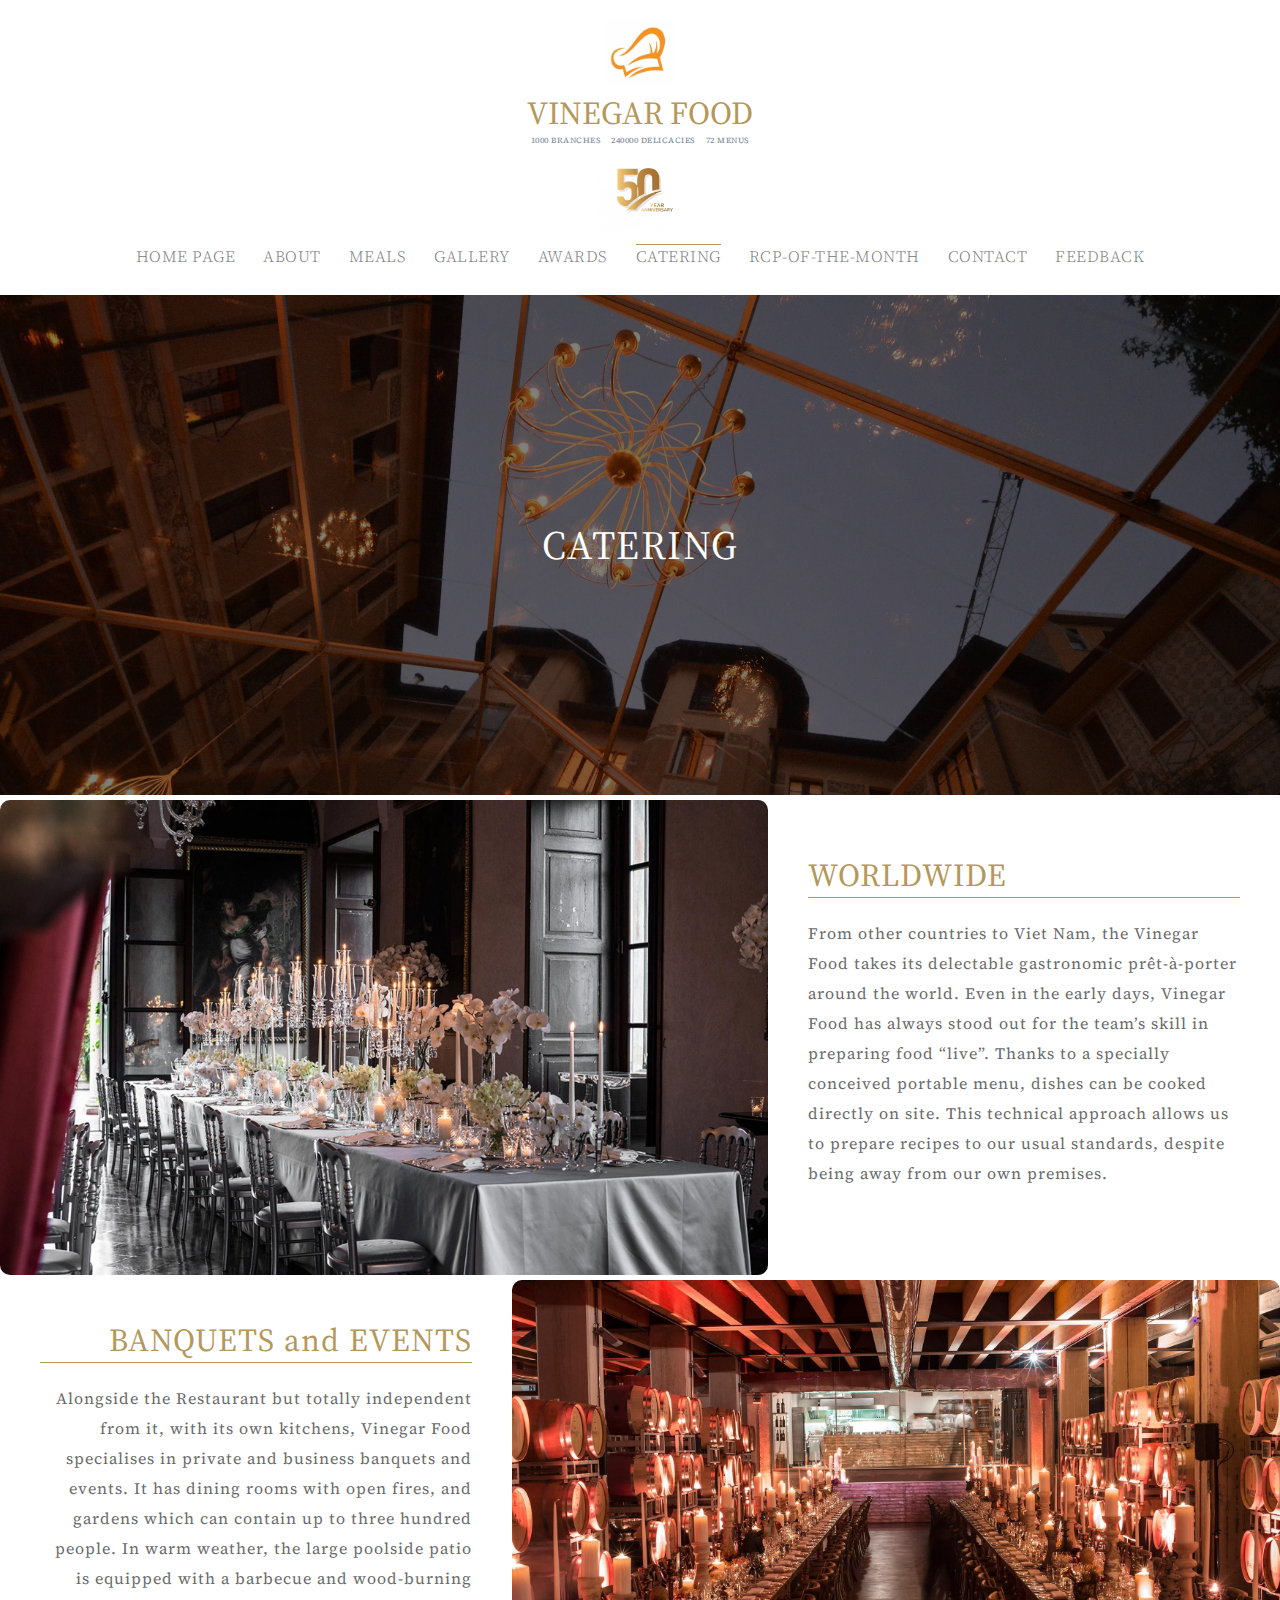
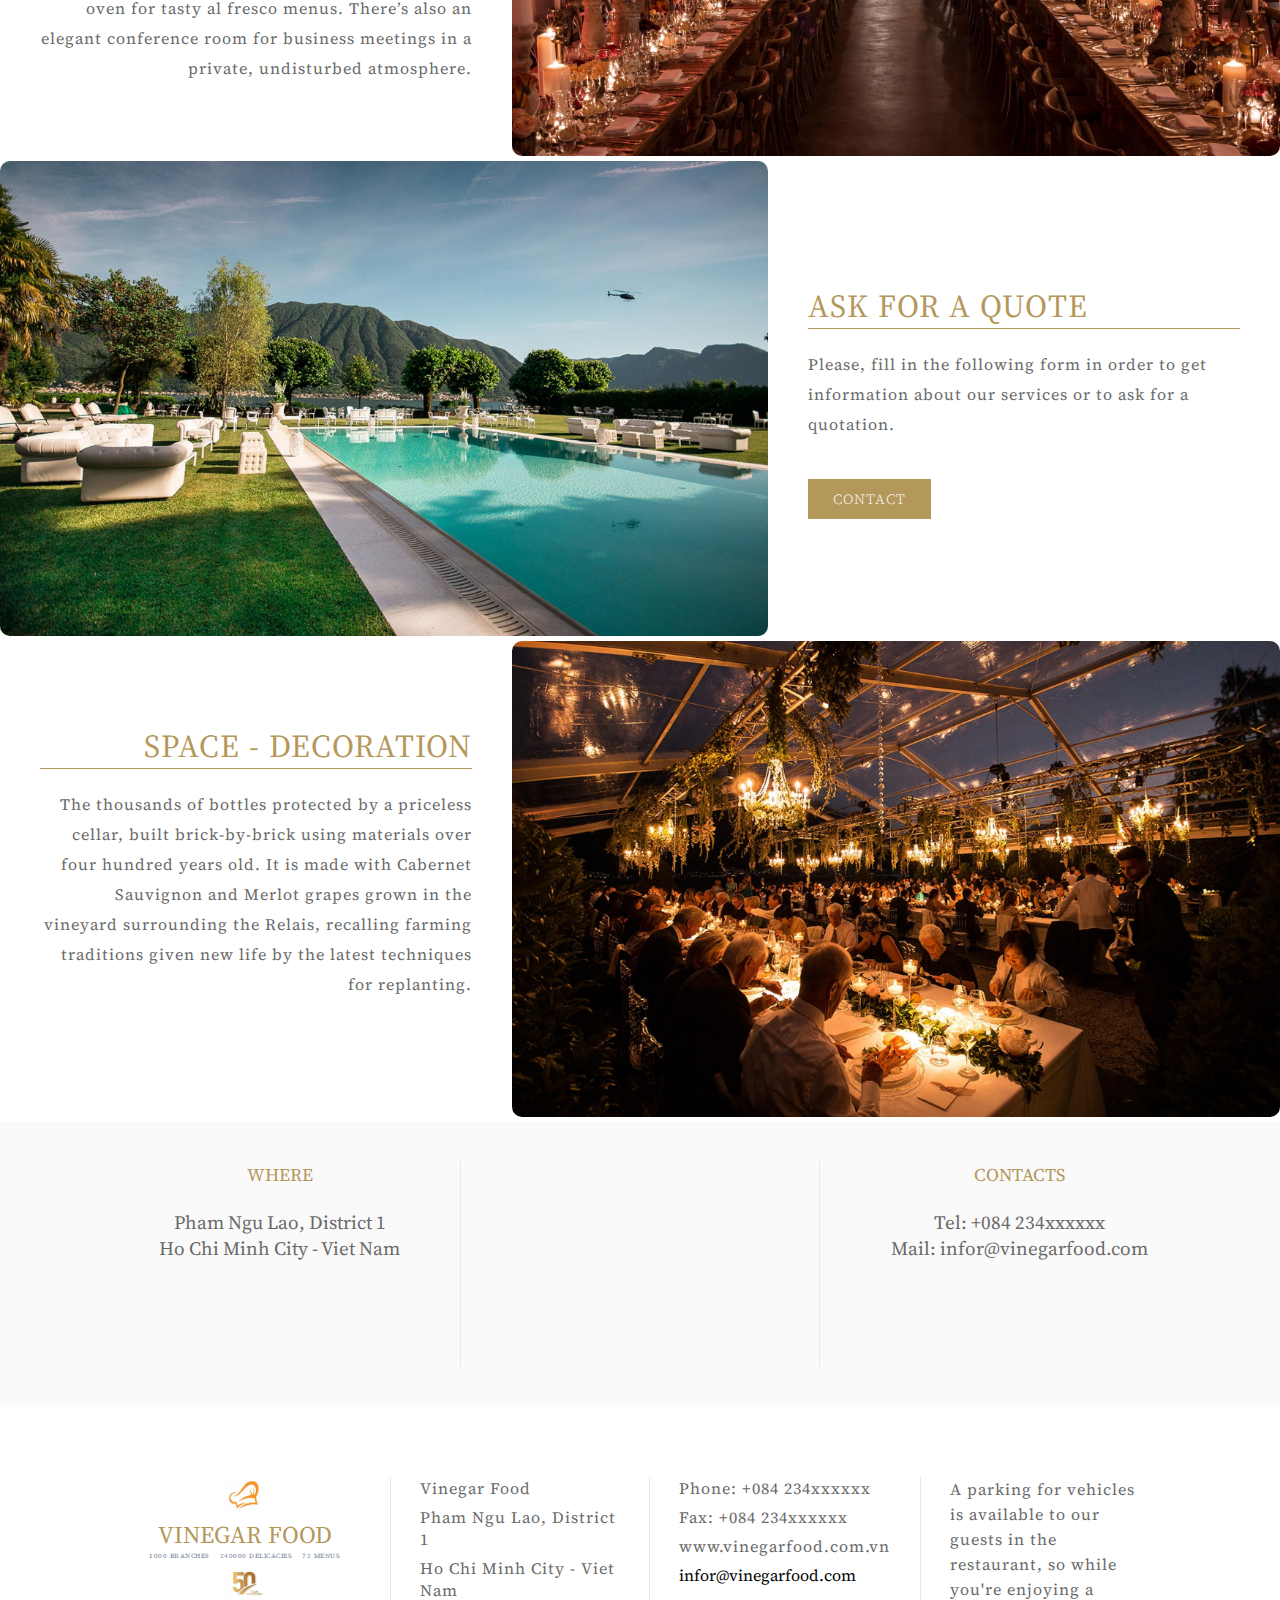
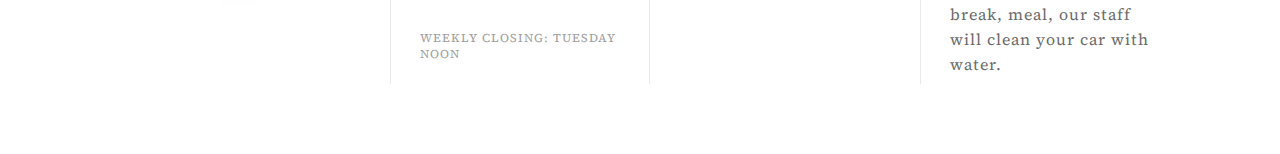
<file: html/Catering.html>
<!DOCTYPE html>
<html lang="en">
<head>
    <meta charset="UTF-8">
    <meta http-equiv="X-UA-Compatible" content="IE=edge">
    <meta name="viewport" content="width=device-width, initial-scale=1.0">
    <title>Vinegar Food Restaurant</title>
    <link rel="stylesheet" href="../css/Catering.css">
    <link href="https://fonts.googleapis.com/css2?family=Source+Serif+Pro:wght@200;300;400;600;700&display=swap" rel="stylesheet">
    <link rel="stylesheet" href="https://stackpath.bootstrapcdn.com/font-awesome/4.7.0/css/font-awesome.min.css">
    
</head>
<body>
    <section class="header_stt1">
        <div class="item_stt1">
            <div class="img_logohat_stt1">
                <a href="../index.html"><img src="../images/logo_hat.png" alt=""></a>
            </div>
            <p class="name_restaurant_stt1">VINEGAR FOOD</p>
            <div class="restaurant_related">
                <p>1000 branches</p>
                <p>240000 delicacies</p>
                <p>72 menus </p>
            </div>
            <div class="img_50year_stt1">
                <img src="../images/50years.jpeg" alt="">
            </div>
            <nav>
                <div class="nav_links_stt1" id="nav_links">
                    <div class="toggle">
                        <i id="btn_close" class="fa fa-times"></i>
                        <i id="btn_open" class="fa fa-bars"></i>
                    </div>
                    <ul>
                        <li>
                            <a id="tab" href="../index.html">HOME PAGE</a>
                        </li>
                        <li>
                            <a id="tab" href="About.html">ABOUT</a>
                        </li>
                        <li>
                            <a id="tab" href="Meals-Regular.html">MEALS</a>
                        </li>
                        <li>
                            <a id="tab" href="Gallery.html">GALLERY</a>
                        </li>
                        <li>
                            <a id="tab" href="Awards.html">AWARDS</a>
                        </li>
                        <li>
                            <a id="tab" class="active" href="Catering.html">CATERING</a>
                        </li>
                        <li>
                            <a id="tab" href="RecipeOfTheMonth.html">RCP-OF-THE-MONTH</a>
                        </li>
                        <li>
                            <a id="tab" href="Contact.html">CONTACT</a>
                        </li>
                        <li>
                            <a id="tab" href="Feedback.html">FEEDBACK</a>
                        </li>
                    </ul>
                </div>
            </nav>
        </div>
    </section>

<!--Tụi em viết code của mình vào trong này nhé-->
<section class="section-background">
    <div class="container-background">
        <p class="section-background-title">CATERING</p>
        <img class="background-img" src="../images/carousel06.jpeg" alt="">
    </div>
</section>
    

<section id="section02">
    <div class="section02-feature-box">
        <div class="section02-features-img">
            <img src="../images/catering01.jpeg" alt="">
        </div>
        <div class="section02-features">
            <h1>WORLDWIDE</h1>
            <div class="section02-features-desc">
                <div class="section02-feature-text">
                    <p>From other countries to Viet Nam, the Vinegar Food takes its delectable gastronomic prêt-à-porter around the world. Even in the early days, Vinegar Food has always stood out for the team’s skill in preparing food “live”. Thanks to a specially conceived portable menu, dishes can be cooked directly on site. This technical approach allows us to prepare recipes to our usual standards, despite being away from our own premises.</p>
                </div>
            </div>
        </div>
    </div>
</section>

<section id="section01">
    <div class="section01-feature-box">
        <div class="section01-features">
            <div class="section01-features-title">
                <h1>BANQUETS and EVENTS</h1>
            </div>
            <div class="section01-features-desc">
                <div class="section01-feature-text">
                    <p>Alongside the Restaurant but totally independent from it, with its own kitchens, Vinegar Food specialises in private and business banquets and events. It has dining rooms with open fires, and gardens which can contain up to three hundred people. In warm weather, the large poolside patio is equipped with a barbecue and wood-burning oven for tasty al fresco menus. There’s also an elegant conference room for business meetings in a private, undisturbed atmosphere.</p>
                </div>
            </div>
        </div>
        <div class="section01-features-img">
            <img src="../images/catering02.jpeg" alt="">
        </div>
    </div>
</section>

<section id="section03">
    <div class="section03-feature-box">
        <div class="section03-features-img">
            <img src="../images/catering03.jpeg" alt="">
        </div>
        <div class="section03-features">
            <h1>ASK FOR A QUOTE</h1>
            <div class="section03-features-desc">
                <div class="section03-feature-text">
                    <p>Please, fill in the following form in order to get information about our services or to ask for a quotation.</p>
                </div>
            </div>
            <div class="section03-feature-btn">
                <button class="btn"><a href="Contact.html">CONTACT</a></button>
            </div>
        </div>
    </div>
</section>

<section id="section04">
    <div class="section04-feature-box">
        <div class="section04-features">
            <h1>SPACE - DECORATION</h1>
            <div class="section04-features-desc">
                <div class="section04-feature-text">
                    <p>The thousands of bottles protected by a priceless cellar, built brick-by-brick using materials over four hundred years old.  It is made with Cabernet Sauvignon and Merlot grapes grown in the vineyard surrounding the Relais, recalling farming traditions given new life by the latest techniques for replanting.</p>
                </div>
            </div>
        </div>
        <div class="section04-features-img">
            <img src="../images/catering04.jpeg" alt="">
        </div>
    </div>
</section>


<!--Tụi em viết code của mình vào trong này nhé-->

    <section class="footer_stt1">
        <div class="footer-section-1">
            <div class="container-row-1">
                <div class="footer-col-01_stt1">
                    <div class="content-footer-col-01">
                    <p class="p-title">WHERE</p>
                    <br>
                    <p>Pham Ngu Lao, District 1</p>
                    <p>Ho Chi Minh City - Viet Nam</p>
                    <br>
                    </div>
                </div>
                <div class="footer-col-02_stt1">
                    <div class="content-footer-col-01">
                        <iframe class="img-map" src="https://www.google.com/maps/embed?pb=!1m18!1m12!1m3!1d7839.131615740931!2d106.68700757445639!3d10.767907609257568!2m3!1f0!2f0!3f0!3m2!1i1024!2i768!4f13.1!3m3!1m2!1s0x31752f3d87380ea7%3A0xb328b961e4443930!2zUGjhuqFtIE5nxakgTMOjbywgUXXhuq1uIDEsIFRow6BuaCBwaOG7kSBI4buTIENow60gTWluaCwgVmnhu4d0IE5hbQ!5e0!3m2!1svi!2s!4v1644293187297!5m2!1svi!2s" style="border:0;" allowfullscreen="" loading="lazy"></iframe>
                    </div>
                </div>
                <div class="footer-col-03_stt1">
                    <div class="content-footer-col-01">
                        <p class="p-title">CONTACTS</p>
                        <br>
                        <p>Tel: +084 234xxxxxx</p>
                        <p>Mail: <a class="email_stt1" href="#">infor@vinegarfood.com</a></p>
                    </div>
                </div>
            </div>
        </div>
        
        <div class="footer-section-2">
            <div class="container-row-2">
                <div class="footer-col-1_stt1">
                    <div class="img_logohat_stt1">
                        <img src="../images/logo_hat.png" alt="">
                    </div>
                    <p class="name_restaurant_stt1">VINEGAR FOOD</p>
                    <div class="restaurant_related">
                        <p>1000 branches</p>
                        <p>240000 delicacies</p>
                        <p>72 menus </p>
                    </div>
                    <div class="img_50year_stt1">
                        <img src="../images/50years.jpeg" alt="">
                    </div>
                </div>
                <div class="footer-col-2_stt1">
                    <div class="content-footer-col">
                    <p>Vinegar Food</p>
                    <p>Pham Ngu Lao, District 1</p>
                    <p>Ho Chi Minh City - Viet Nam</p>
                    <br>
                    <p class="close_door">WEEKLY CLOSING: TUESDAY NOON</p>
                    </div>
                </div>
                <div class="footer-col-3_stt1">
                    <div class="content-footer-col">
                    <p>Phone: +084 234xxxxxx </p>
                    <p>Fax: +084 234xxxxxx </p>
                    <p>
                        <a class="website_stt1" href="#">www.vinegarfood.com.vn</a>
                    </p>
                    <a class="email_stt1" href="#">infor@vinegarfood.com</a>
                    <br>
                    </div>
                </div>
                <div class="footer-col-4_stt1">
                    <div class="content-footer-col">
                        <p>
                            A parking for vehicles is available to our guests in the restaurant, so while you're enjoying a break, meal, our staff will clean your car with water.
                        </p>
                    </div>
                </div>
            </div>
        </div>
        
    </section>
    <script src="../script/menu.js"></script>
</body>
</html>
</file>
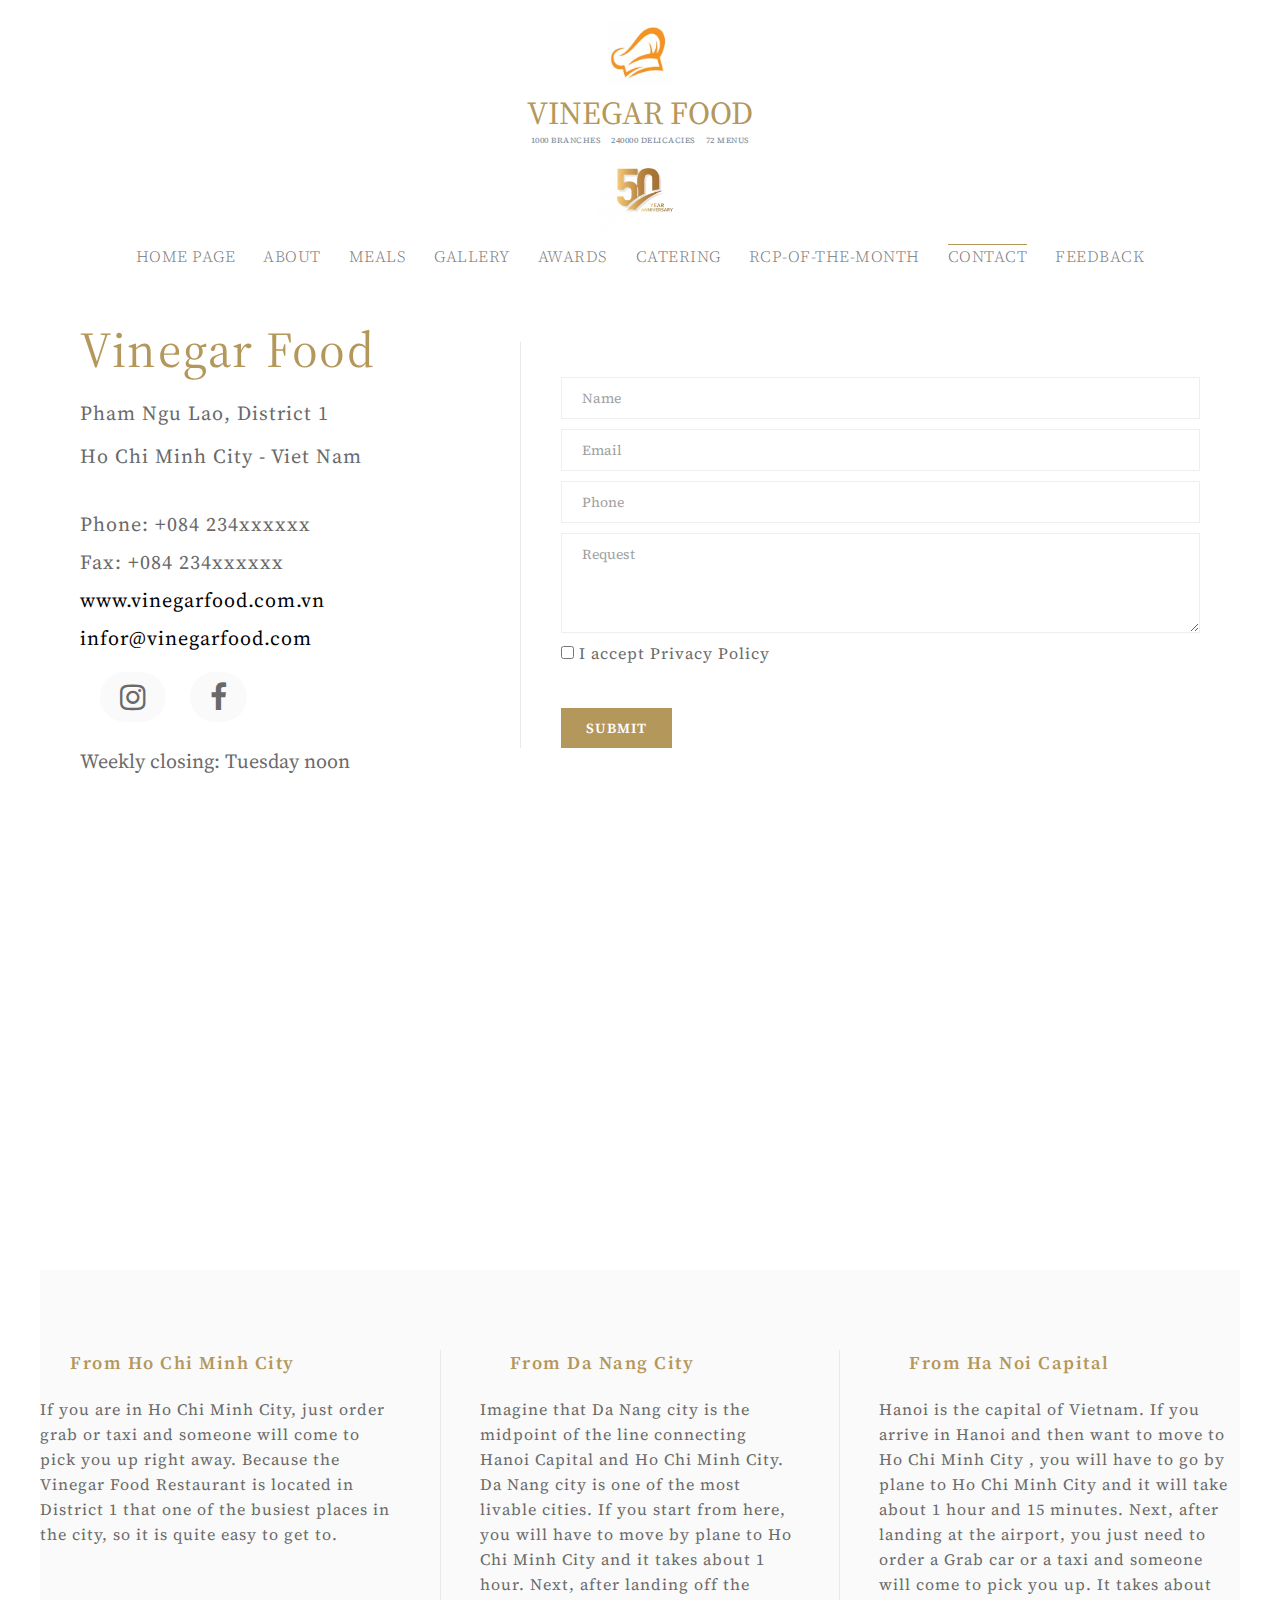
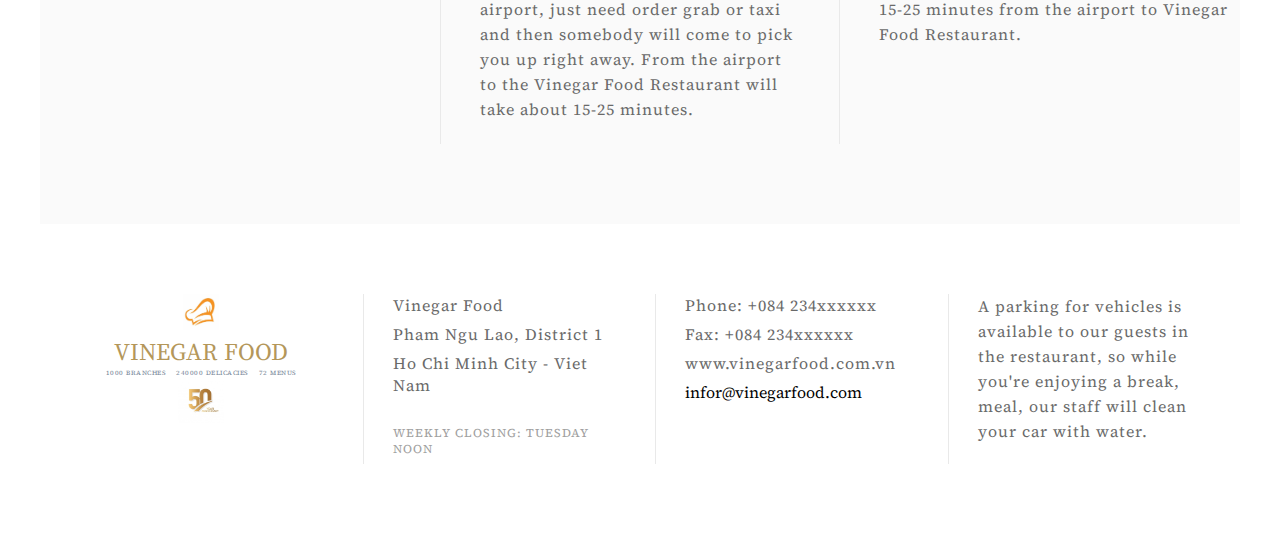
<file: html/Contact.html>
<!DOCTYPE html>
<html lang="en">
<head>
    <meta charset="UTF-8">
    <meta http-equiv="X-UA-Compatible" content="IE=edge">
    <meta name="viewport" content="width=device-width, initial-scale=1.0">
    <title>Vinegar Food Restaurant</title>
    <link rel="stylesheet" href="../css/Contact.css">
    <link href="https://fonts.googleapis.com/css2?family=Source+Serif+Pro:wght@200;300;400;600;700&display=swap" rel="stylesheet">
    <link rel="stylesheet" href="https://stackpath.bootstrapcdn.com/font-awesome/4.7.0/css/font-awesome.min.css">
    
</head>
<body>
    <div class="header_stt1">
        <div class="item_stt1">
            <div class="img_logohat_stt1">
                <a href="../index.html"><img src="../images/logo_hat.png" alt=""></a>
            </div>
            <p class="name_restaurant_stt1">VINEGAR FOOD</p>
            <div class="restaurant_related">
                <p>1000 branches</p>
                <p>240000 delicacies</p>
                <p>72 menus </p>
            </div>
            <div class="img_50year_stt1">
                <img src="../images/50years.jpeg" alt="">
            </div>
            <nav>
                <div class="nav_links_stt1" id="nav_links">
                    <div class="toggle">
                        <i id="btn_close" class="fa fa-times"></i>
                        <i id="btn_open" class="fa fa-bars"></i>
                    </div>
                    <ul>
                        <li>
                            <a id="tab" href="../index.html">HOME PAGE</a>
                        </li>
                        <li>
                            <a id="tab" href="About.html">ABOUT</a>
                        </li>
                        <li>
                            <a id="tab" href="Meals-Regular.html">MEALS</a>
                        </li>
                        <li>
                            <a id="tab" href="Gallery.html">GALLERY</a>
                        </li>
                        <li>
                            <a id="tab" href="Awards.html">AWARDS</a>
                        </li>
                        <li>
                            <a id="tab" href="Catering.html">CATERING</a>
                        </li>
                        <li>
                            <a id="tab" href="RecipeOfTheMonth.html">RCP-OF-THE-MONTH</a>
                        </li>
                        <li>
                            <a id="tab" class="active" href="Contact.html">CONTACT</a>
                        </li>
                        <li>
                            <a id="tab" href="Feedback.html">FEEDBACK</a>
                        </li>
                    </ul>
                </div>
            </nav>
        </div>
    </div>

<!--Tụi em viết code của mình vào trong này nhé-->

    <section id="section05">
        <div class="section05-feature-box">
            <div class="section05-features-content">
                <div class="content-container">
                    <div class="content-01">
                        <p class="content-01-title">Vinegar Food</p>
                        <p>Pham Ngu Lao, District 1</p>
                        <p>Ho Chi Minh City - Viet Nam</p>
                    </div>
                    <div class="content-02">
                        <p>Phone: +084 234xxxxxx </p>
                        <p>Fax: +084 234xxxxxx </p>
                        <p>
                            <a class="content02-website" href="#">www.vinegarfood.com.vn</a>
                        </p>
                        <p>
                            <a class="content02-email" href="#">infor@vinegarfood.com</a>
                        </p>
                    </div>
                    <div class="content-03">
                        <span><i class="fa fa-instagram"></i></span>
                        <span><i class="fa fa-facebook"></i></span>
                    </div>
                    <div class="content-04">
                        <p class="content-04-close-door">Weekly closing: Tuesday noon</p>
                    </div>
                </div>
            </div>
            <div id='hideform' class="section05-features">
                <div class="section05-features-desc">
                    <div class="section05-feature-text">
                        <form action="#" class="form-container" id="form" onSubmit="return KiemTra1();">
                            <div class="form-item">
                                <input id="name" type="text" placeholder="Name">
                            </div>
                            <div class="form-item">
                                <input id="email" type="text" placeholder="Email">
                            </div>
                            <div class="form-item">
                                <input id="sdt" type="text" placeholder="Phone">
                            </div>
                            <div class="form-item">
                                <textarea id="textarea"  placeholder="Request"></textarea>
                            </div>
                        </form>
                        <p id="p_checkbox"><input type="checkbox" id="checkbox"> I accept Privacy Policy</p>
                        <p id="alert"></p>
                    </div>
                </div>
                <div class="section05-feature-btn-contact">
                    <button class="btn" onclick="KiemTra(event)" type="submit">SUBMIT</button>
                </div>
            </div>
        </div>
    </section>


<!--Tụi em viết code của mình vào trong này nhé-->

    <section class="footer_stt1">
        <div class="contact-img-map">
            <iframe src="https://www.google.com/maps/embed?pb=!1m14!1m8!1m3!1d15678.397599654705!2d106.6869003!3d10.7653253!3m2!1i1024!2i768!4f13.1!3m3!1m2!1s0x31752f3d87380ea7%3A0xb328b961e4443930!2zUGjhuqFtIE5nxakgTMOjbywgUXXhuq1uIDEsIFRow6BuaCBwaOG7kSBI4buTIENow60gTWluaA!5e0!3m2!1svi!2s!4v1644484865235!5m2!1svi!2s" width="100%" height="450" style="border:0;" allowfullscreen="" loading="lazy"></iframe>
        </div>
        <div class="footer-section-1">
            <div class="container-row-1">
                <div class="footer-col-01_stt1">
                    <div class="content-footer-col-01">
                        <p class="p-title">From Ho Chi Minh City</p>
                        <br>
                        <p>If you are in Ho Chi Minh City, just order grab or taxi and someone will come to pick you up right away. Because the Vinegar Food Restaurant is located in District 1 that one of the busiest places in the city, so it is quite easy to get to.</p>
                        <br>
                    </div>
                </div>
                <div class="footer-col-02_stt1">
                    <div class="content-footer-col-02">
                        <p class="p-title">From Da Nang City</p>
                        <br>
                        <p>Imagine that Da Nang city is the midpoint of the line connecting Hanoi Capital and Ho Chi Minh City. Da Nang city is one of the most livable cities. If you start from here, you will have to move by plane to Ho Chi Minh City and it takes about 1 hour. Next, after landing off the airport, just need order grab or taxi and then somebody will come to pick you up right away. From the airport to the Vinegar Food Restaurant will take about 15-25 minutes.</p>
                        <br>
                        </div>
                </div>
                <div class="footer-col-03_stt1">
                    <div class="content-footer-col-03">
                        <p class="p-title">From Ha Noi Capital</p>
                        <br>
                        <p>Hanoi is the capital of Vietnam. If you arrive in Hanoi and then want to move to Ho Chi Minh City , you will have to go by plane to Ho Chi Minh City and it will take about 1 hour and 15 minutes. Next, after landing at the airport, you just need to order a Grab car or a taxi and someone will come to pick you up. It takes about 15-25 minutes from the airport to Vinegar Food Restaurant.</p>
                    </div>
                </div>
            </div>
        </div>
        
        <div class="footer-section-2">
            <div class="container-row-2">
                <div class="footer-col-1_stt1">
                    <div class="img_logohat_stt1">
                        <img src="../images/logo_hat.png" alt="">
                    </div>
                    <p class="name_restaurant_stt1">VINEGAR FOOD</p>
                    <div class="restaurant_related">
                        <p>1000 branches</p>
                        <p>240000 delicacies</p>
                        <p>72 menus </p>
                    </div>
                    <div class="img_50year_stt1">
                        <img src="../images/50years.jpeg" alt="">
                    </div>
                </div>
                <div class="footer-col-2_stt1">
                    <div class="content-footer-col">
                    <p>Vinegar Food</p>
                    <p>Pham Ngu Lao, District 1</p>
                    <p>Ho Chi Minh City - Viet Nam</p>
                    <br>
                    <p class="close_door">WEEKLY CLOSING: TUESDAY NOON</p>
                    </div>
                </div>
                <div class="footer-col-3_stt1">
                    <div class="content-footer-col">
                    <p>Phone: +084 234xxxxxx </p>
                    <p>Fax: +084 234xxxxxx </p>
                    <p>
                        <a class="website_stt1" href="#">www.vinegarfood.com.vn</a>
                    </p>
                    <a class="email_stt1" href="#">infor@vinegarfood.com</a>
                    <br>
                    </div>
                </div>
                <div class="footer-col-4_stt1">
                    <div class="content-footer-col">
                        <p>
                            A parking for vehicles is available to our guests in the restaurant, so while you're enjoying a break, meal, our staff will clean your car with water.
                        </p>
                    </div>
                </div>
            </div>
        </div>
        
    </section>
    <script src="../script/menu.js"></script>
    <script src="../script/validation.js"></script>
</body>
</html>
</file>
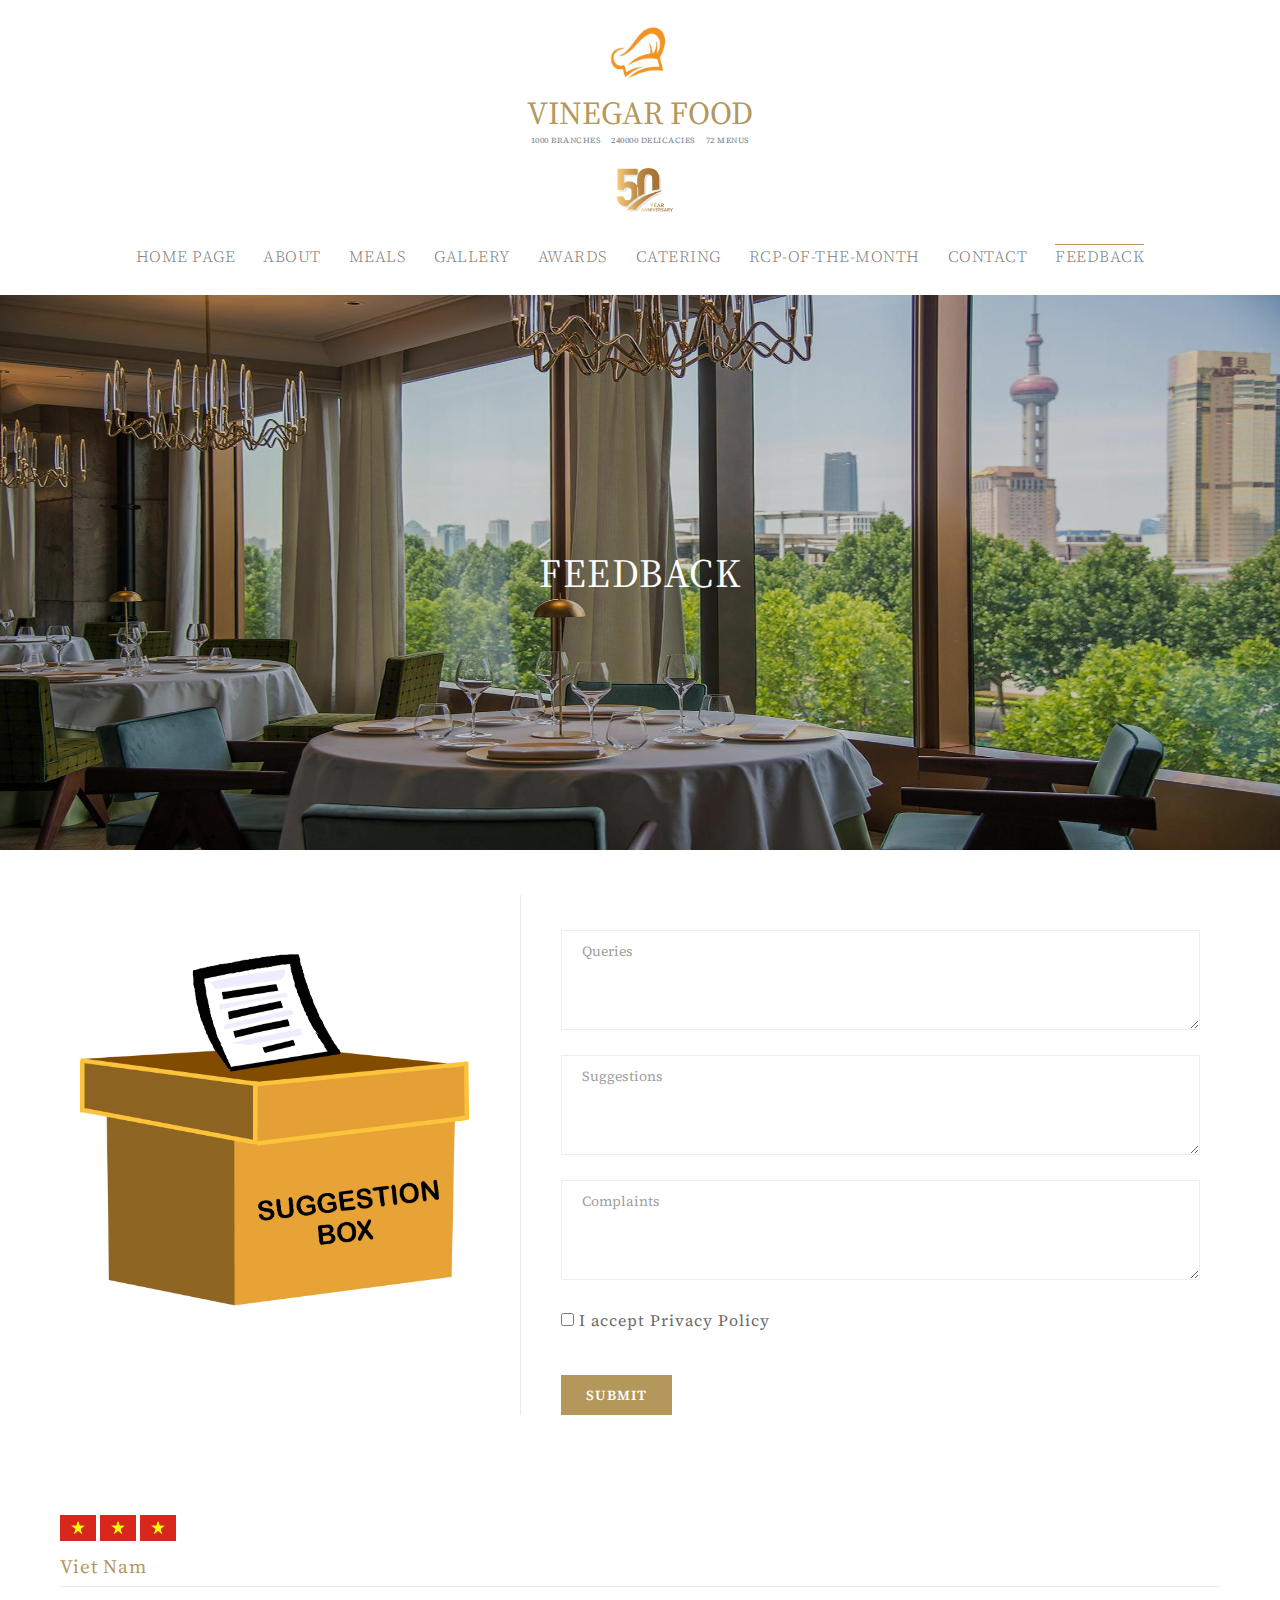
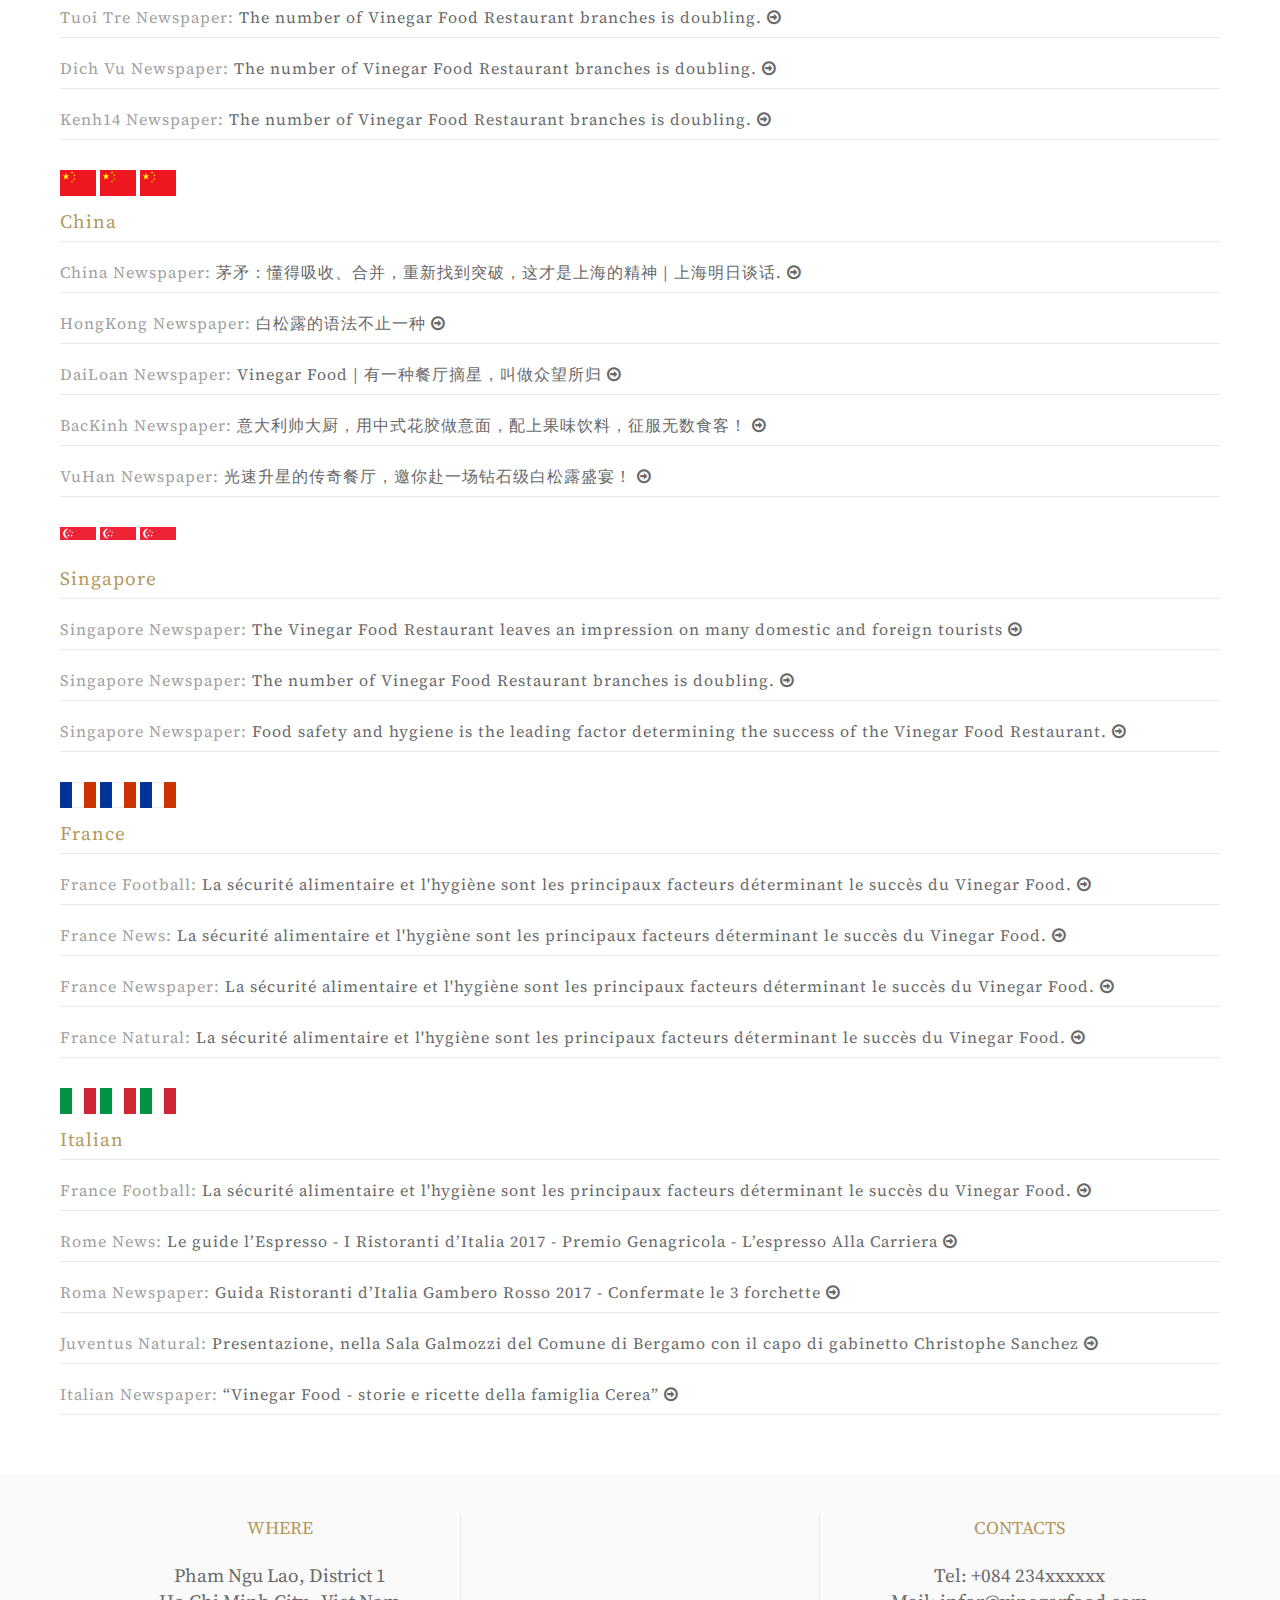
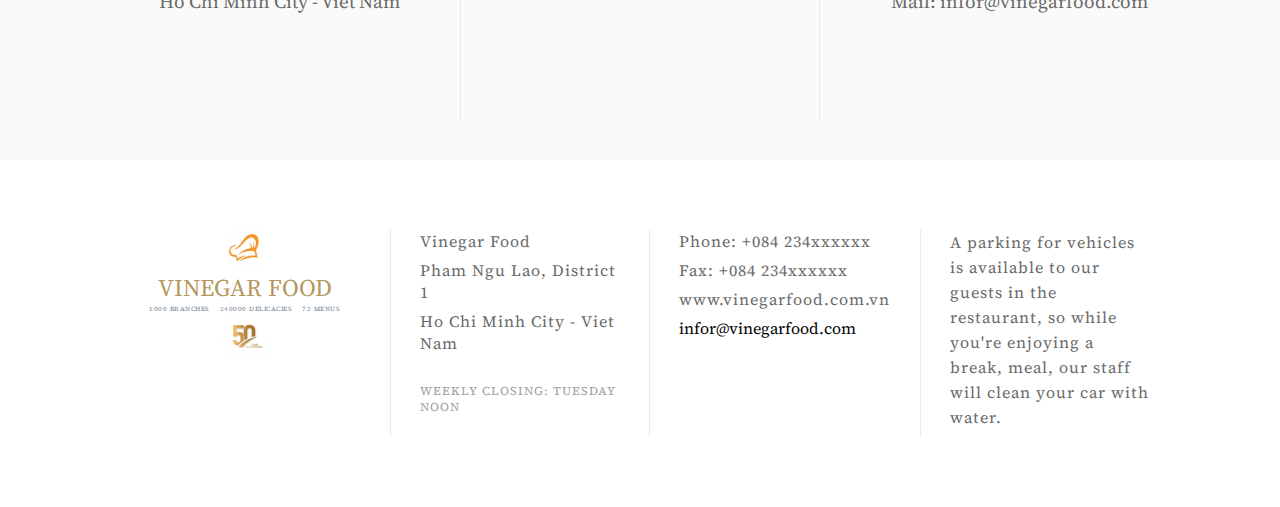
<file: html/Feedback.html>
<!DOCTYPE html>
<html lang="en">
<head>
    <meta charset="UTF-8">
    <meta http-equiv="X-UA-Compatible" content="IE=edge">
    <meta name="viewport" content="width=device-width, initial-scale=1.0">
    <title>Vinegar Food Restaurant</title>
    <link rel="stylesheet" href="../css/Feedback.css">
    <link href="https://fonts.googleapis.com/css2?family=Source+Serif+Pro:wght@200;300;400;600;700&display=swap" rel="stylesheet">
    <link rel="stylesheet" href="https://stackpath.bootstrapcdn.com/font-awesome/4.7.0/css/font-awesome.min.css">
    
</head>
<body>
    <section class="header_stt1">
        <div class="item_stt1">
            <div class="img_logohat_stt1">
                <a href="../index.html"><img src="../images/logo_hat.png" alt=""></a>
            </div>
            <p class="name_restaurant_stt1">VINEGAR FOOD</p>
            <div class="restaurant_related">
                <p>1000 branches</p>
                <p>240000 delicacies</p>
                <p>72 menus </p>
            </div>
            <div class="img_50year_stt1">
                <img src="../images/50years.jpeg" alt="">
            </div>
            <nav>
                <div class="nav_links_stt1" id="nav_links">
                    <div class="toggle">
                        <i id="btn_close" class="fa fa-times"></i>
                        <i id="btn_open" class="fa fa-bars"></i>
                    </div>
                    <ul>
                        <li>
                            <a id="tab" href="../index.html">HOME PAGE</a>
                        </li>
                        <li>
                            <a id="tab" href="About.html">ABOUT</a>
                        </li>
                        <li>
                            <a id="tab" href="Meals-Regular.html">MEALS</a>
                        </li>
                        <li>
                            <a id="tab" href="Gallery.html">GALLERY</a>
                        </li>
                        <li>
                            <a id="tab" href="Awards.html">AWARDS</a>
                        </li>
                        <li>
                            <a id="tab" href="Catering.html">CATERING</a>
                        </li>
                        <li>
                            <a id="tab" href="RecipeOfTheMonth.html">RCP-OF-THE-MONTH</a>
                        </li>
                        <li>
                            <a id="tab" href="Contact.html">CONTACT</a>
                        </li>
                        <li>
                            <a id="tab" class="active" href="Feedback.html">FEEDBACK</a>
                        </li>
                    </ul>
                </div>
            </nav>
        </div>
    </section>

<!--Tụi em viết code của mình vào trong này nhé-->
<section class="section-background">
    <div class="container-background">
        <p class="section-background-title">FEEDBACK</p>
        <img class="background-img" src="../images/carousel04.jpeg" alt="">
    </div>
</section>

<section id="section05">
    <div class="section05-feature-box">
        <div class="section05-features-content">
            <div class="content-container">
                <div class="content-01">
                    <img src="../images/suggestion.jpeg" alt="">
                </div>
            </div>
        </div>
        <div id='hideform' class="section05-features">
            <div class="section05-features-desc">
                <div class="section05-feature-text">
                    <form action="" class="form-container">
                        <div class="form-item">
                            <textarea id="queries"  placeholder="Queries"></textarea>
                        </div>
                        <div class="form-item">
                            <textarea id="suggestion"  placeholder="Suggestions"></textarea>
                        </div>
                        <div class="form-item">
                            <textarea id="complaints" placeholder="Complaints"></textarea>
                        </div>
                    </form>
                    <p id="p_checkbox"><input type="checkbox" id="checkbox"> I accept Privacy Policy</p>
                        <p id="alert"></p>
                </div>
            </div>
            <div class="section05-feature-btn-contact">
                <button class="btn" onclick="KiemTra(event)" type="submit">SUBMIT</button>
            </div>
        </div>
    </div>
</section>

<section class="container_all_awards">
    <div class="container_single">
        <span><img class="flagvietnam" src="../images/flagvietnam.jpeg"></span>
        <span><img class="flagvietnam" src="../images/flagvietnam.jpeg"></span>
        <span><img class="flagvietnam" src="../images/flagvietnam.jpeg"></span>
        <p class="title"> Viet Nam</p>
        <p>
            Tuoi Tre Newspaper: <a class="linkeachcountries" href="#">The number of Vinegar Food Restaurant branches is doubling.
            <span><i class="fa fa-arrow-circle-o-right"></i></span>
            </a>
        </p>
        <p>
            Dich Vu Newspaper: <a class="linkeachcountries" href="#">The number of Vinegar Food Restaurant branches is doubling.
            <span><i class="fa fa-arrow-circle-o-right"></i></span>
            </a>
        </p>
        <p>
            Kenh14 Newspaper: <a class="linkeachcountries" href="#">The number of Vinegar Food Restaurant branches is doubling.
            <span><i class="fa fa-arrow-circle-o-right"></i></span>
            </a>
        </p>
    </div>
    <div class="container_single">
        <span><img class="flagchina" src="../images/flagchina.png"></span>
        <span><img class="flagchina" src="../images/flagchina.png"></span>
        <span><img class="flagchina" src="../images/flagchina.png"></span>
        <p class="title">China</p>
        <p>
            China Newspaper: <a class="linkeachcountries" href="#">茅矛：懂得吸收、合并，重新找到突破，这才是上海的精神 | 上海明日谈话.
            <span><i class="fa fa-arrow-circle-o-right"></i></span>
            </a>
        </p>
        <p>
            HongKong Newspaper: <a class="linkeachcountries" href="#">白松露的语法不止一种 
            <span><i class="fa fa-arrow-circle-o-right"></i></span>
            </a>
        </p>
        <p>
            DaiLoan Newspaper: <a class="linkeachcountries" href="#">Vinegar Food | 有一种餐厅摘星，叫做众望所归
            <span><i class="fa fa-arrow-circle-o-right"></i></span>
            </a>
        </p>
        <p>
            BacKinh Newspaper: <a class="linkeachcountries" href="#">意大利帅大厨，用中式花胶做意面，配上果味饮料，征服无数食客！
            <span><i class="fa fa-arrow-circle-o-right"></i></span>
            </a>
        </p>
        <p>
            VuHan Newspaper: <a class="linkeachcountries" href="#">光速升星的传奇餐厅，邀你赴一场钻石级白松露盛宴！
            <span><i class="fa fa-arrow-circle-o-right"></i></span>
            </a>
        </p>
    </div>
    <div class="container_single">
        <span><img class="flagsingapore" src="../images/flagsingapore.png"></span>
        <span><img class="flagsingapore" src="../images/flagsingapore.png"></span>
        <span><img class="flagsingapore" src="../images/flagsingapore.png"></span>
        <p class="title">Singapore</p>
        <p>
            Singapore Newspaper: <a class="linkeachcountries" href="#">The Vinegar Food Restaurant leaves an impression on many domestic and foreign tourists
            <span><i class="fa fa-arrow-circle-o-right"></i></span>
            </a>
        </p>
        <p>
            Singapore Newspaper: <a class="linkeachcountries" href="#">The number of Vinegar Food Restaurant branches is doubling.
            <span><i class="fa fa-arrow-circle-o-right"></i></span>
            </a>
        </p>
        <p>
            Singapore Newspaper: <a class="linkeachcountries" href="#">Food safety and hygiene is the leading factor determining the success of the Vinegar Food Restaurant.
            <span><i class="fa fa-arrow-circle-o-right"></i></span>
            </a>
        </p>
    </div>
    <div class="container_single">
        <span><img class="flagfrance" src="../images/flagfrance.bmp"></span>
        <span><img class="flagfrance" src="../images/flagfrance.bmp"></span>
        <span><img class="flagfrance" src="../images/flagfrance.bmp"></span>
        <p class="title">France</p>
        <p>
            France Football: <a class="linkeachcountries" href="#">La sécurité alimentaire et l'hygiène sont les principaux facteurs déterminant le succès du Vinegar Food.
            <span><i class="fa fa-arrow-circle-o-right"></i></span>
            </a>
        </p>
        <p>
            France News: <a class="linkeachcountries" href="#">La sécurité alimentaire et l'hygiène sont les principaux facteurs déterminant le succès du Vinegar Food.
            <span><i class="fa fa-arrow-circle-o-right"></i></span>
            </a>
        </p>
        <p>
            France Newspaper: <a class="linkeachcountries" href="#">La sécurité alimentaire et l'hygiène sont les principaux facteurs déterminant le succès du Vinegar Food.
            <span><i class="fa fa-arrow-circle-o-right"></i></span>
            </a>
        </p>
        <p>
            France Natural: <a class="linkeachcountries" href="#">La sécurité alimentaire et l'hygiène sont les principaux facteurs déterminant le succès du Vinegar Food.
            <span><i class="fa fa-arrow-circle-o-right"></i></span>
            </a>
        </p>
    </div>
    <div class="container_single">
        <span><img class="flagitalia" src="../images/flagitalia.png"></span>
        <span><img class="flagitalia" src="../images/flagitalia.png"></span>
        <span><img class="flagitalia" src="../images/flagitalia.png"></span>
        <p class="title">Italian</p>
        <p>
            France Football: <a class="linkeachcountries" href="#">La sécurité alimentaire et l'hygiène sont les principaux facteurs déterminant le succès du Vinegar Food.
            <span><i class="fa fa-arrow-circle-o-right"></i></span>
            </a>
        </p>
        <p>
            Rome News: <a class="linkeachcountries" href="#">Le guide l’Espresso - I Ristoranti d’Italia 2017 - Premio Genagricola - L’espresso Alla Carriera
            <span><i class="fa fa-arrow-circle-o-right"></i></span>
            </a>
        </p>
        <p>
            Roma Newspaper: <a class="linkeachcountries" href="#">Guida Ristoranti d’Italia Gambero Rosso 2017 - Confermate le 3 forchette
            <span><i class="fa fa-arrow-circle-o-right"></i></span>
            </a>
        </p>
        <p>
            Juventus Natural: <a class="linkeachcountries" href="#">Presentazione, nella Sala Galmozzi del Comune di Bergamo con il capo di gabinetto Christophe Sanchez
            <span><i class="fa fa-arrow-circle-o-right"></i></span>
            </a>
        </p>
        <p>
            Italian Newspaper: <a class="linkeachcountries" href="#">“Vinegar Food - storie e ricette della famiglia Cerea”
            <span><i class="fa fa-arrow-circle-o-right"></i></span>
            </a>
        </p>
    </div>
</section>

<!--Tụi em viết code của mình vào trong này nhé-->

    <section class="footer_stt1">
        <div class="footer-section-1">
            <div class="container-row-1">
                <div class="footer-col-01_stt1">
                    <div class="content-footer-col-01">
                    <p class="p-title">WHERE</p>
                    <br>
                    <p>Pham Ngu Lao, District 1</p>
                    <p>Ho Chi Minh City - Viet Nam</p>
                    <br>
                    </div>
                </div>
                <div class="footer-col-02_stt1">
                    <div class="content-footer-col-01">
                        <iframe class="img-map" src="https://www.google.com/maps/embed?pb=!1m18!1m12!1m3!1d7839.131615740931!2d106.68700757445639!3d10.767907609257568!2m3!1f0!2f0!3f0!3m2!1i1024!2i768!4f13.1!3m3!1m2!1s0x31752f3d87380ea7%3A0xb328b961e4443930!2zUGjhuqFtIE5nxakgTMOjbywgUXXhuq1uIDEsIFRow6BuaCBwaOG7kSBI4buTIENow60gTWluaCwgVmnhu4d0IE5hbQ!5e0!3m2!1svi!2s!4v1644293187297!5m2!1svi!2s" style="border:0;" allowfullscreen="" loading="lazy"></iframe>
                    </div>
                </div>
                <div class="footer-col-03_stt1">
                    <div class="content-footer-col-01">
                        <p class="p-title">CONTACTS</p>
                        <br>
                        <p>Tel: +084 234xxxxxx</p>
                        <p>Mail: <a class="email_stt1" href="#">infor@vinegarfood.com</a></p>
                    </div>
                </div>
            </div>
        </div>
        
        <div class="footer-section-2">
            <div class="container-row-2">
                <div class="footer-col-1_stt1">
                    <div class="img_logohat_stt1">
                        <img src="../images/logo_hat.png" alt="">
                    </div>
                    <p class="name_restaurant_stt1">VINEGAR FOOD</p>
                    <div class="restaurant_related">
                        <p>1000 branches</p>
                        <p>240000 delicacies</p>
                        <p>72 menus </p>
                    </div>
                    <div class="img_50year_stt1">
                        <img src="../images/50years.jpeg" alt="">
                    </div>
                </div>
                <div class="footer-col-2_stt1">
                    <div class="content-footer-col">
                    <p>Vinegar Food</p>
                    <p>Pham Ngu Lao, District 1</p>
                    <p>Ho Chi Minh City - Viet Nam</p>
                    <br>
                    <p class="close_door">WEEKLY CLOSING: TUESDAY NOON</p>
                    </div>
                </div>
                <div class="footer-col-3_stt1">
                    <div class="content-footer-col">
                    <p>Phone: +084 234xxxxxx </p>
                    <p>Fax: +084 234xxxxxx </p>
                    <p>
                        <a class="website_stt1" href="#">www.vinegarfood.com.vn</a>
                    </p>
                    <a class="email_stt1" href="#">infor@vinegarfood.com</a>
                    <br>
                    </div>
                </div>
                <div class="footer-col-4_stt1">
                    <div class="content-footer-col">
                        <p>
                            A parking for vehicles is available to our guests in the restaurant, so while you're enjoying a break, meal, our staff will clean your car with water.
                        </p>
                    </div>
                </div>
            </div>
        </div>
        
    </section>
    <script src="../script/menu.js"></script>
    <script src="../script/validationfeedback.js"></script>
</body>
</html>
</file>
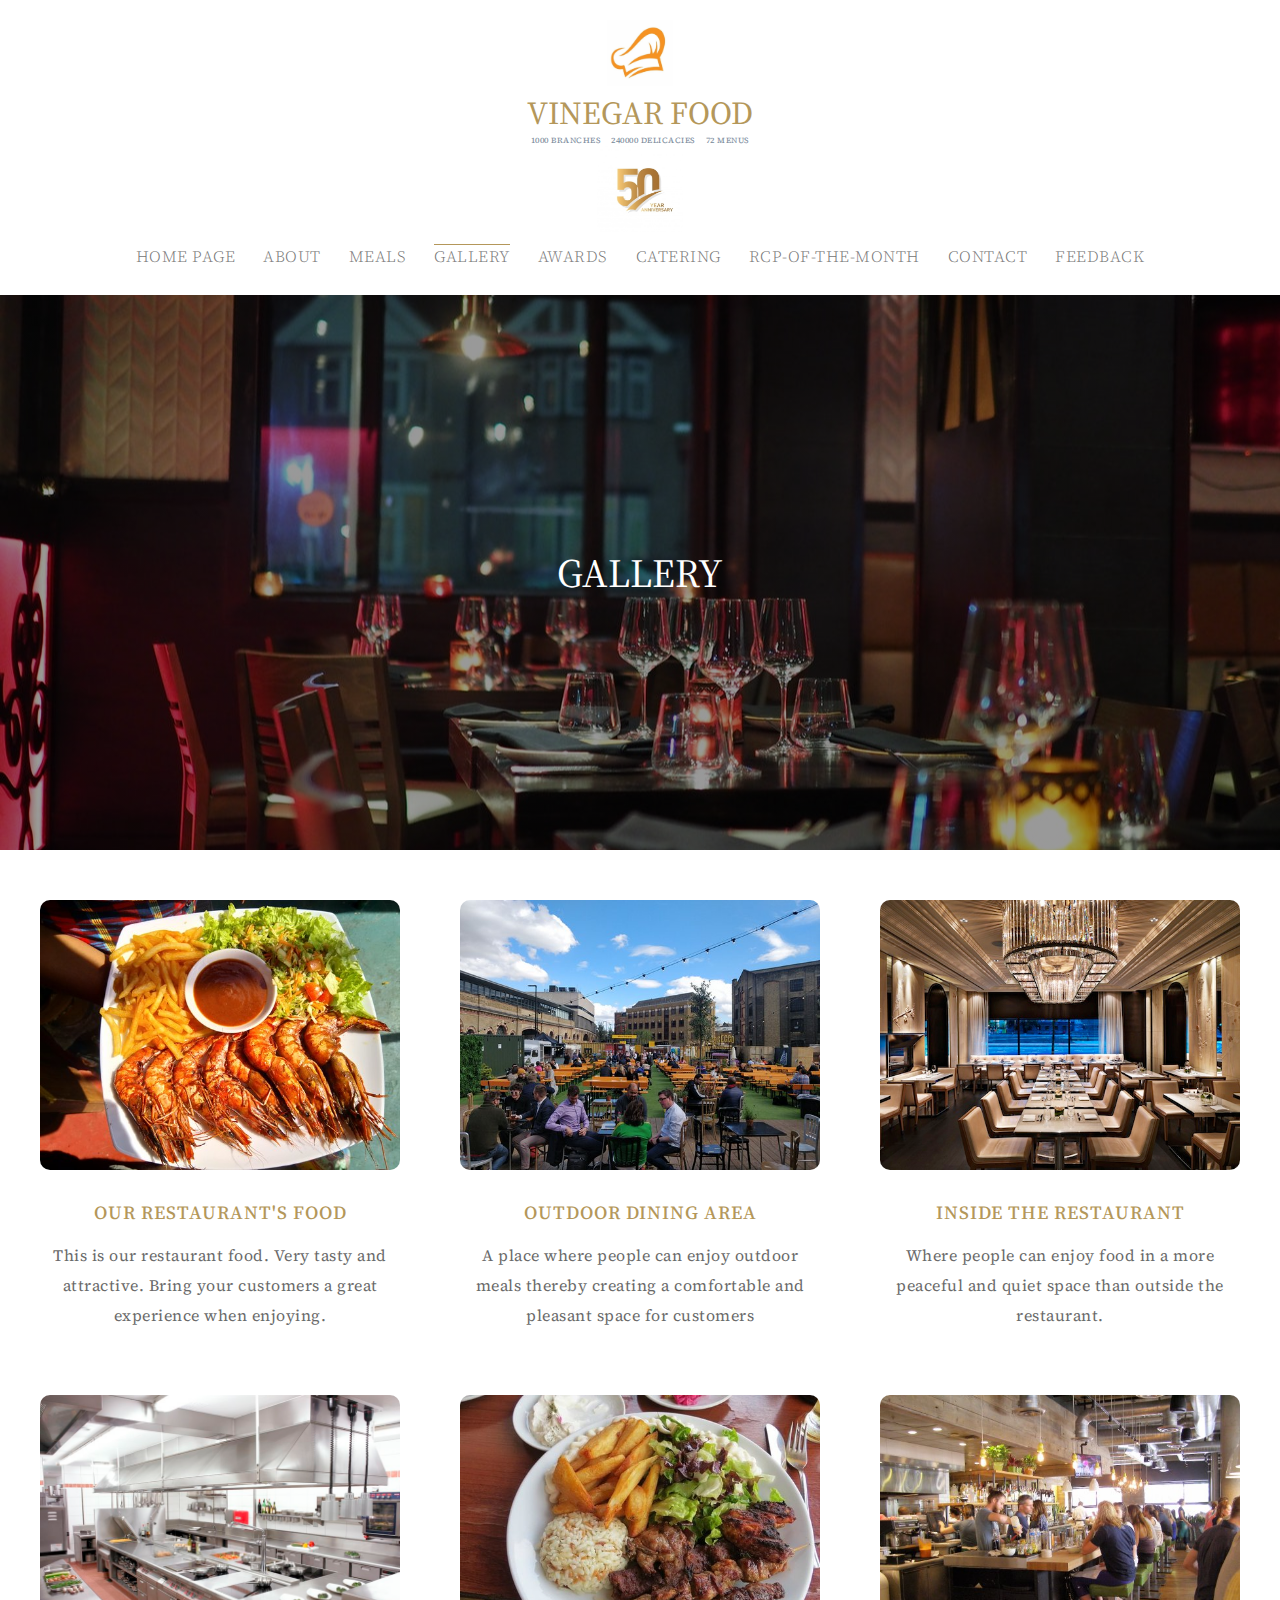
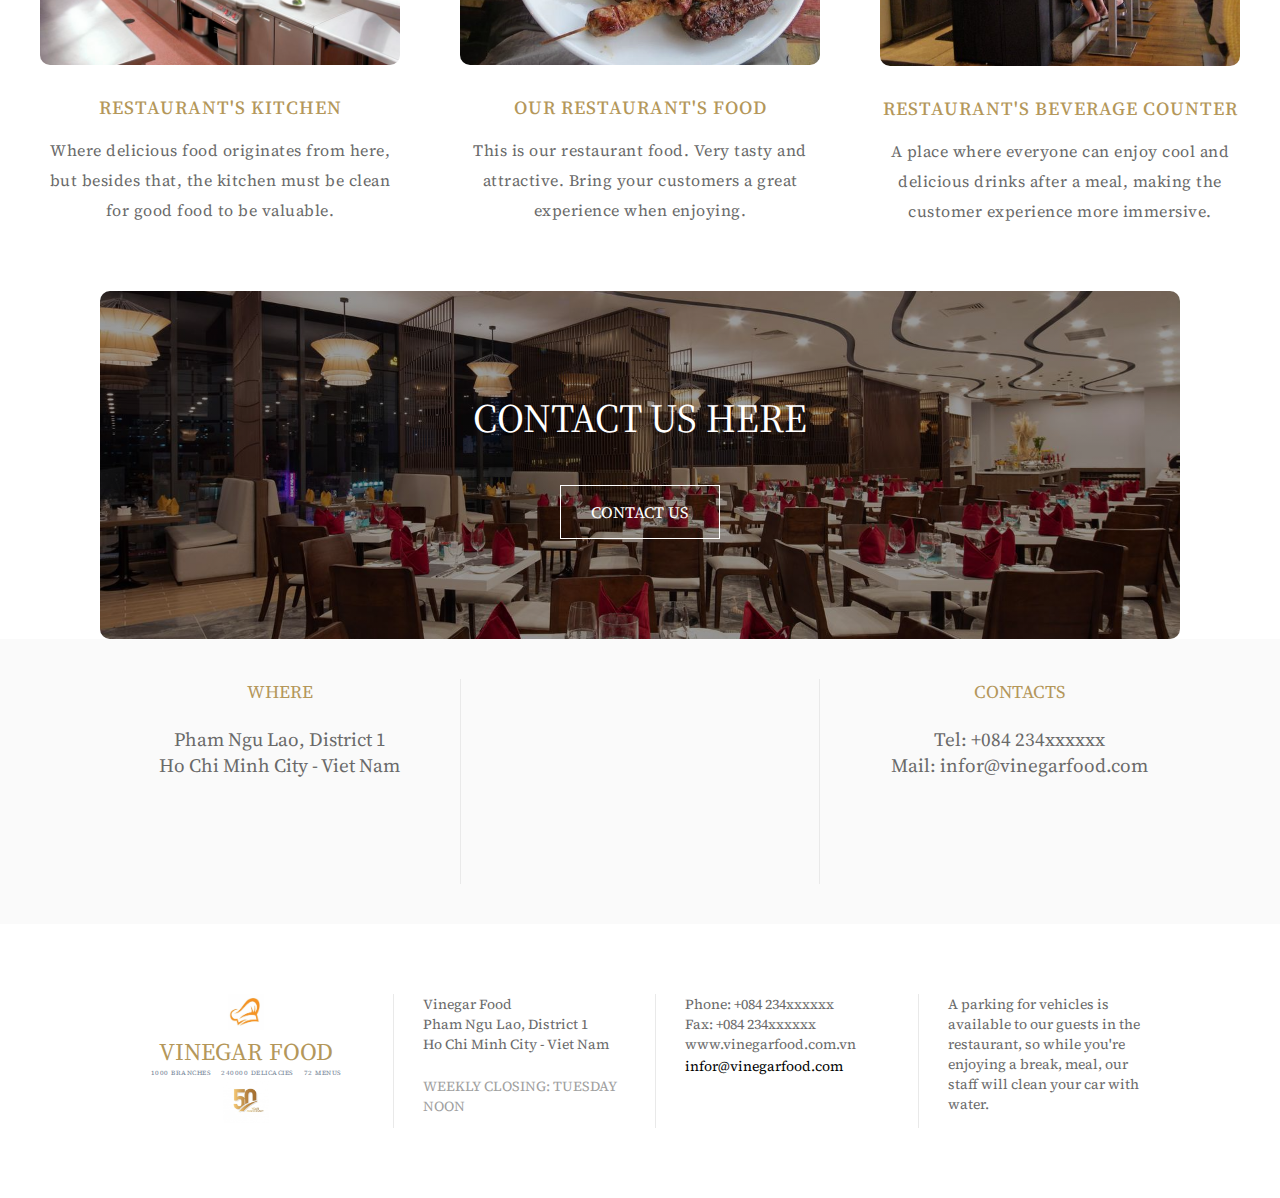
<file: html/Gallery.html>
<!DOCTYPE html>
<html lang="en">
<head>
    <meta charset="UTF-8">
    <meta http-equiv="X-UA-Compatible" content="IE=edge">
    <meta name="viewport" content="width=device-width, initial-scale=1.0">
    <title>Vinegar Food Restaurant</title>
    <link rel="stylesheet" href="../css/Gallery.css">
    <link href="https://fonts.googleapis.com/css2?family=Source+Serif+Pro:wght@200;300;400;600;700&display=swap" rel="stylesheet">
    <link rel="stylesheet" href="https://stackpath.bootstrapcdn.com/font-awesome/4.7.0/css/font-awesome.min.css">
</head>
<body>
    <section class="header_stt1">
        <div class="item_stt1">
            <div class="img_logohat_stt1">
                <a href="../index.html"><img src="../images/logo_hat.png" alt=""></a>
            </div>
            <p class="name_restaurant_stt1">VINEGAR FOOD</p>
            <div class="restaurant_related">
                <p>1000 branches</p>
                <p>240000 delicacies</p>
                <p>72 menus </p>
            </div>
            <div class="img_50year_stt1">
                <img src="../images/50years.jpeg" alt="">
            </div>
            <nav>
                <div class="nav_links_stt1" id="nav_links">
                    <div class="toggle">
                        <i id="btn_close" class="fa fa-times"></i>
                        <i id="btn_open" class="fa fa-bars"></i>
                    </div>
                    <ul>
                        <li>
                            <a id="tab" href="../index.html">HOME PAGE</a>
                        </li>
                        <li>
                            <a id="tab" href="About.html">ABOUT</a>
                        </li>
                        <li>
                            <a id="tab" href="Meals-Regular.html">MEALS</a>
                        </li>
                        <li>
                            <a id="tab" class="active" href="Gallery.html">GALLERY</a>
                        </li>
                        <li>
                            <a id="tab" href="Awards.html">AWARDS</a>
                        </li>
                        <li>
                            <a id="tab" href="Catering.html">CATERING</a>
                        </li>
                        <li>
                            <a id="tab" href="RecipeOfTheMonth.html">RCP-OF-THE-MONTH</a>
                        </li>
                        <li>
                            <a id="tab" href="Contact.html">CONTACT</a>
                        </li>
                        <li>
                            <a id="tab" href="Feedback.html">FEEDBACK</a>
                        </li>
                    </ul>
                </div>
            </nav>
        </div>
    </section>

    <!--Tụi em viết code của mình vào trong này nhé-->

    <section id="section">
        <div id="head">
            <h1 id="intro">GALLERY</h1>
        </div>
        <div class="section">
            <div class="small">
                <div class="row">
                    <div class="campus-col">
                        <img src="../images/food.jpg" id="img">
                        <h3>OUR RESTAURANT'S FOOD</h3>
                        <p id="text">This is our restaurant food. Very tasty and attractive. Bring your customers a great experience when enjoying.</p>
                    </div>
                    <div class="campus-col">
                        <img src="../images/pic2.jpg" id="img">
                        <h3>OUTDOOR DINING AREA</h3>
                        <p id="text">A place where people can enjoy outdoor meals thereby creating a comfortable and pleasant space for customers</p>
                    </div>
                    <div class="campus-col">
                        <img src="../images/insideRes.jpg" id="img">
                        <h3>INSIDE THE RESTAURANT</h3>
                        <p id="text">Where people can enjoy food in a more peaceful and quiet space than outside the restaurant.</p>
                    </div>
                </div>
            </div>
        </div>
        <div class="section">
            <div class="small">
                <div class="row">
                    <div class="campus2-col">
                        <img src="../images/kitchen4.jpg" id="img">
                        <h3>RESTAURANT'S KITCHEN</h3>
                        <p id="text">Where delicious food originates from here, but besides that, the kitchen must be clean for good food to be valuable.</p>
                    </div>
                    <div class="campus2-col">
                        <img src="../images/foodres.jpg" id="img">
                        <h3>OUR RESTAURANT'S FOOD</h3>
                        <p id="text">This is our restaurant food. Very tasty and attractive. Bring your customers a great experience when enjoying.</p>
                    </div>
                    <div class="campus2-col">
                        <img src="../images/beverage.jpg" id="img">
                        <h3>RESTAURANT'S BEVERAGE COUNTER</h3>
                        <p id="text">A place where everyone can enjoy cool and delicious drinks after a meal, making the customer experience more immersive.</p>
                    </div>
                </div>        
            </div>
        </div>    
        <div class="contact">
            <h1>CONTACT US HERE</h1>
            <a href="../html/Contact.html" class="btn">CONTACT US</a>
        </div>  
</section>
    
    <!--Tụi em viết code của mình vào trong này nhé-->

    <section class="footer_stt1">
        <div class="footer-section-1">
            <div class="container-row-1">
                <div class="footer-col-01_stt1">
                    <div class="content-footer-col-01">
                    <p class="p-title">WHERE</p>
                    <br>
                    <p>Pham Ngu Lao, District 1</p>
                    <p>Ho Chi Minh City - Viet Nam</p>
                    <br>
                    </div>
                </div>
                <div class="footer-col-02_stt1">
                    <div class="content-footer-col-01">
                        <iframe class="img-map" src="https://www.google.com/maps/embed?pb=!1m18!1m12!1m3!1d7839.131615740931!2d106.68700757445639!3d10.767907609257568!2m3!1f0!2f0!3f0!3m2!1i1024!2i768!4f13.1!3m3!1m2!1s0x31752f3d87380ea7%3A0xb328b961e4443930!2zUGjhuqFtIE5nxakgTMOjbywgUXXhuq1uIDEsIFRow6BuaCBwaOG7kSBI4buTIENow60gTWluaCwgVmnhu4d0IE5hbQ!5e0!3m2!1svi!2s!4v1644293187297!5m2!1svi!2s" style="border:0;" allowfullscreen="" loading="lazy"></iframe>
                    </div>
                </div>
                <div class="footer-col-03_stt1">
                    <div class="content-footer-col-01">
                        <p class="p-title">CONTACTS</p>
                        <br>
                        <p>Tel: +084 234xxxxxx</p>
                        <p>Mail: <a class="email_stt1" href="#">infor@vinegarfood.com</a></p>
                    </div>
                </div>
            </div>
        </div>
        
        <div class="footer-section-2">
            <div class="container-row-2">
                <div class="footer-col-1_stt1">
                    <div class="img_logohat_stt1">
                        <img src="../images/logo_hat.png" alt="">
                    </div>
                    <p class="name_restaurant_stt1">VINEGAR FOOD</p>
                    <div class="restaurant_related">
                        <p>1000 branches</p>
                        <p>240000 delicacies</p>
                        <p>72 menus </p>
                    </div>
                    <div class="img_50year_stt1">
                        <img src="../images/50years.jpeg" alt="">
                    </div>
                </div>
                <div class="footer-col-2_stt1">
                    <div class="content-footer-col">
                    <p>Vinegar Food</p>
                    <p>Pham Ngu Lao, District 1</p>
                    <p>Ho Chi Minh City - Viet Nam</p>
                    <br>
                    <p class="close_door">WEEKLY CLOSING: TUESDAY NOON</p>
                    </div>
                </div>
                <div class="footer-col-3_stt1">
                    <div class="content-footer-col">
                    <p>Phone: +084 234xxxxxx </p>
                    <p>Fax: +084 234xxxxxx </p>
                    <p>
                        <a class="website_stt1" href="#">www.vinegarfood.com.vn</a>
                    </p>
                    <a class="email_stt1" href="#">infor@vinegarfood.com</a>
                    <br>
                    </div>
                </div>
                <div class="footer-col-4_stt1">
                    <div class="content-footer-col">
                        <p>
                            A parking for vehicles is available to our guests in the restaurant, so while you're enjoying a break, meal, our staff will clean your car with water.
                        </p>
                    </div>
                </div>
            </div>
        </div>
        
    </section>
    <script src="../script/jquery.js"></script>
    <script src="../script/menu.js"></script>
</body>
</html>
</file>
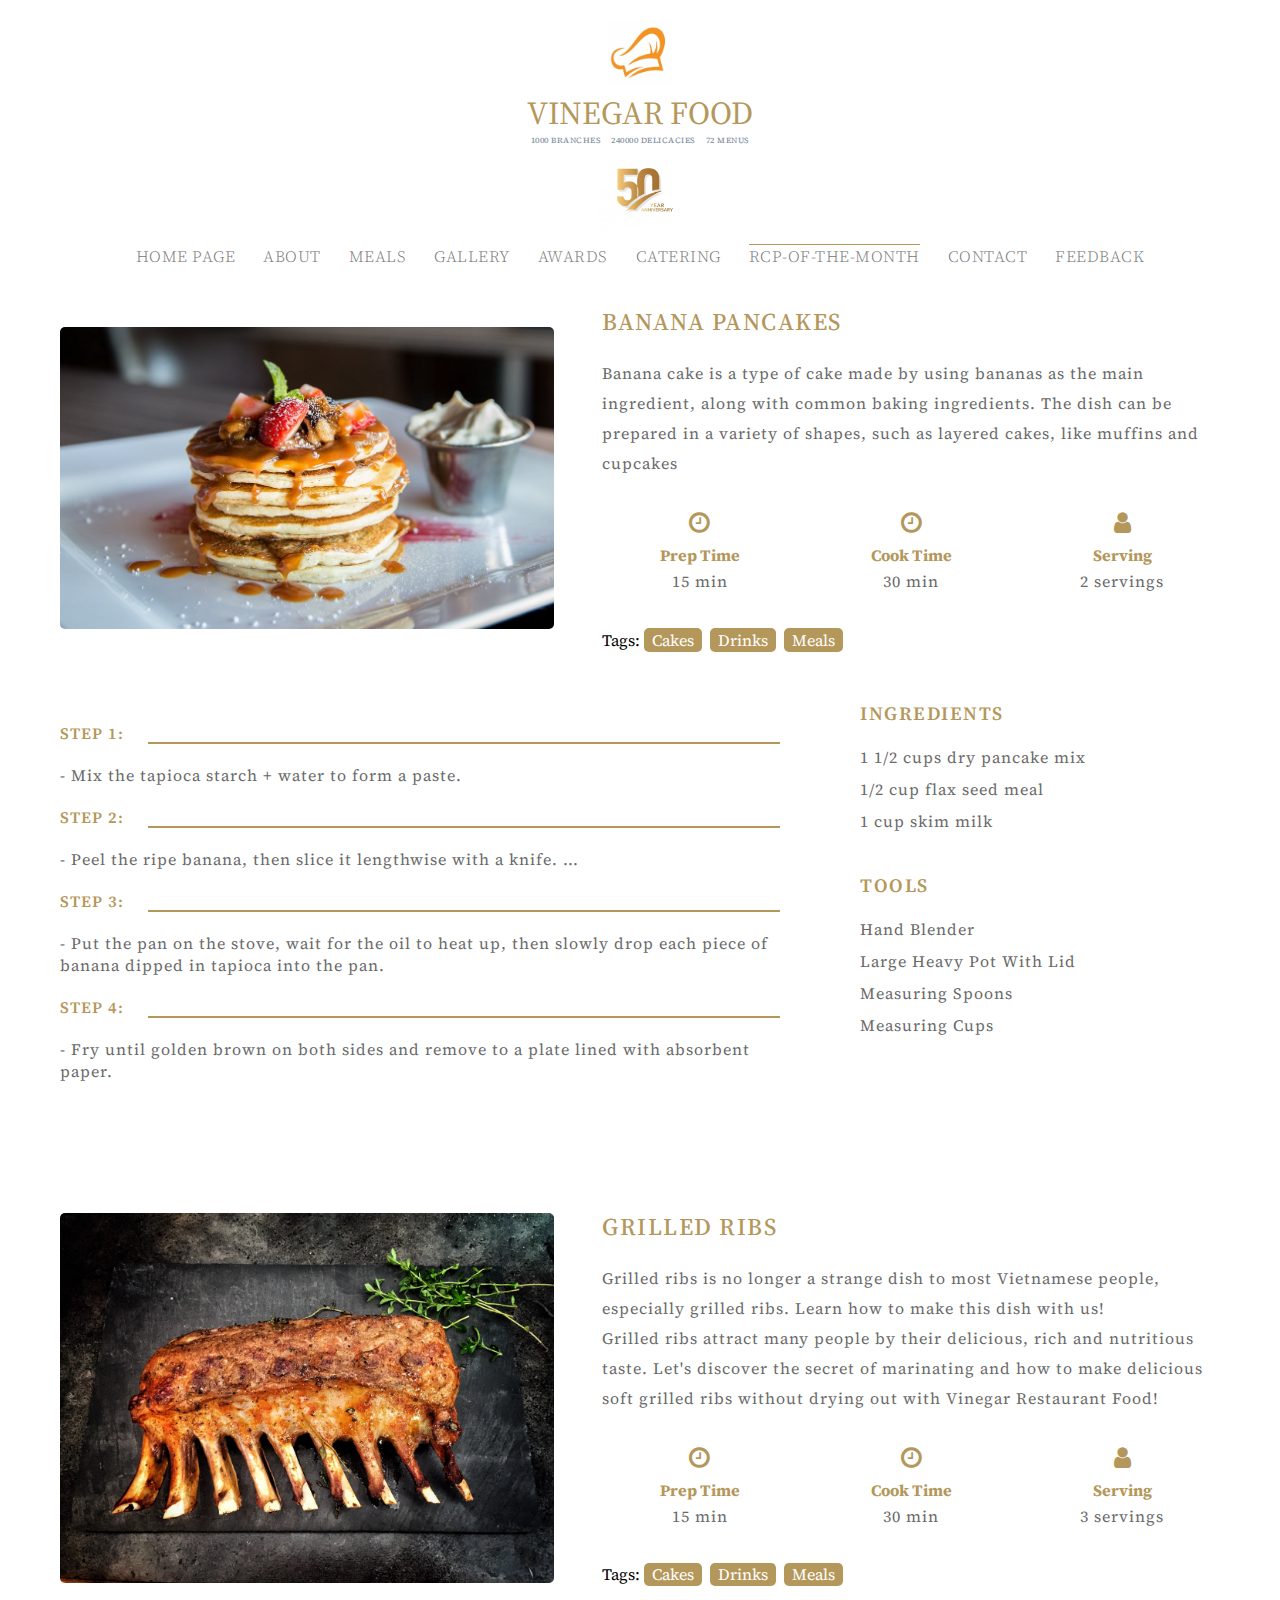
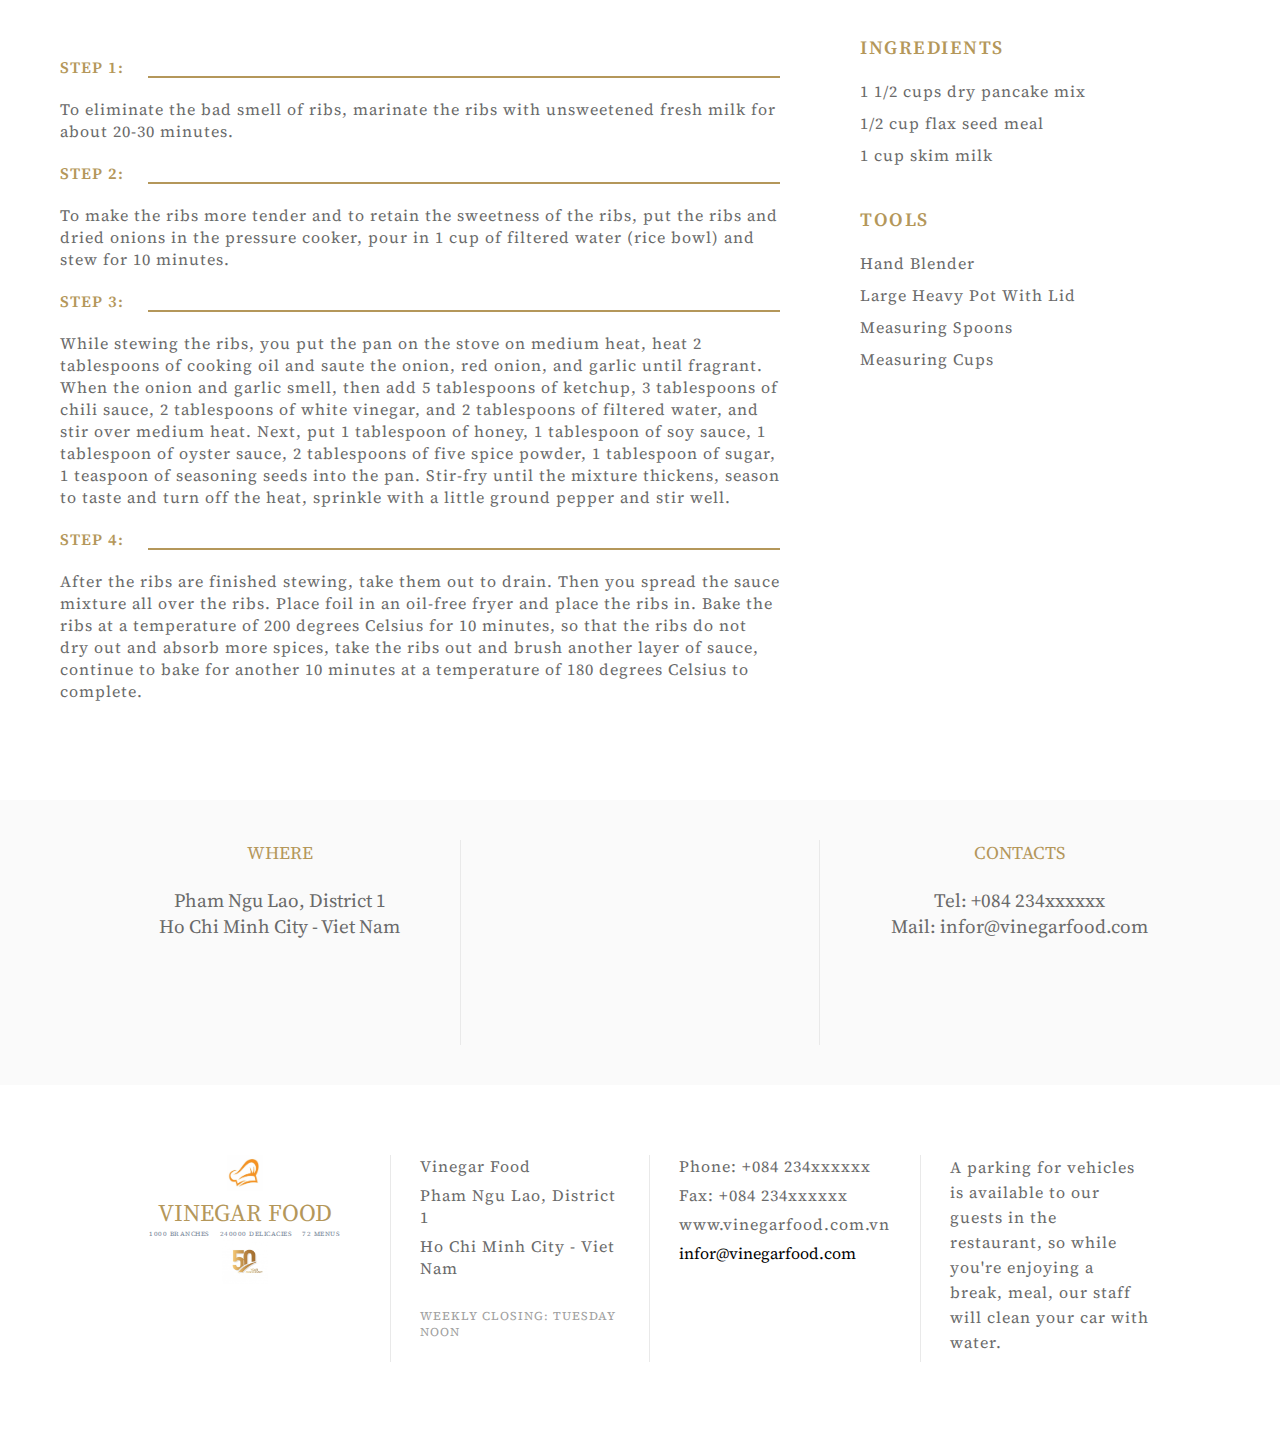
<file: html/RecipeOfTheMonth.html>
<!DOCTYPE html>
<html lang="en">
<head>
    <meta charset="UTF-8">
    <meta http-equiv="X-UA-Compatible" content="IE=edge">
    <meta name="viewport" content="width=device-width, initial-scale=1.0">
    <title>Vinegar Food Restaurant</title>
    <link rel="stylesheet" href="../css/Recipeofthemonth.css">
    <link href="https://fonts.googleapis.com/css2?family=Source+Serif+Pro:wght@200;300;400;600;700&display=swap" rel="stylesheet">
    <link rel="stylesheet" href="https://stackpath.bootstrapcdn.com/font-awesome/4.7.0/css/font-awesome.min.css">
    
</head>
<body>
    <section class="header_stt1">
        <div class="item_stt1">
            <div class="img_logohat_stt1">
                <a href="../index.html"><img src="../images/logo_hat.png" alt=""></a>
            </div>
            <p class="name_restaurant_stt1">VINEGAR FOOD</p>
            <div class="restaurant_related">
                <p>1000 branches</p>
                <p>240000 delicacies</p>
                <p>72 menus </p>
            </div>
            <div class="img_50year_stt1">
                <img src="../images/50years.jpeg" alt="">
            </div>
            <nav>
                <div class="nav_links_stt1" id="nav_links">
                    <div class="toggle">
                        <i id="btn_close" class="fa fa-times"></i>
                        <i id="btn_open" class="fa fa-bars"></i>
                    </div>
                    <ul>
                        <li>
                            <a id="tab" href="../index.html">HOME PAGE</a>
                        </li>
                        <li>
                            <a id="tab" href="About.html">ABOUT</a>
                        </li>
                        <li>
                            <a id="tab" href="Meals-Regular.html">MEALS</a>
                        </li>
                        <li>
                            <a id="tab" href="Gallery.html">GALLERY</a>
                        </li>
                        <li>
                            <a id="tab" href="Awards.html">AWARDS</a>
                        </li>
                        <li>
                            <a id="tab" href="Catering.html">CATERING</a>
                        </li>
                        <li>
                            <a id="tab" class="active" href="RecipeOfTheMonth.html">RCP-OF-THE-MONTH</a>
                        </li>
                        <li>
                            <a id="tab" href="Contact.html">CONTACT</a>
                        </li>
                        <li>
                            <a id="tab" href="Feedback.html">FEEDBACK</a>
                        </li>
                    </ul>
                </div>
            </nav>
        </div>
    </section>

<!--Tụi em viết code của mình vào trong này nhé-->

    <main class="page">
        <div class="recipe-page">
            <section class="recipe-hero">
                <img src="../images/recipe-4.jpeg" class="recipe-hero-img" alt="">
            <article>
                <h2>Banana Pancakes</h2>
                <p>
                    Banana cake is a type of cake made by using bananas as the main ingredient, along with common baking ingredients. The dish can be prepared in a variety of shapes, such as layered cakes, like muffins and cupcakes
                </p>
                <div class="recipe-details">
                    <div class="recipe-icon">
                        <span></span>
                        <i class="fa fa-clock-o"></i>
                        <h5>Prep Time</h5>
                        <p>15 min</p>
                    </div>
                    <div class="recipe-icon">
                        <i class="fa fa-clock-o"></i>
                        <h5>Cook Time</h5>
                        <p>30 min</p>
                    </div>
                    <div class="recipe-icon">
                        <i class="fa fa-user"></i>
                        <h5>Serving</h5>
                        <p>2 servings</p>
                    </div>
                </div>
                <div class="recipe-tags">
                Tags: 
                <a href="tag-template.html">Cakes</a>
                <a href="tag-template.html">Drinks</a>
                <a href="tag-template.html">Meals</a>
            </article>
            
            </section>
            <section class="recipe-content">
            <article>
                <h4>Instructions</h4>
                <div class="single-instruction">
                <header>
                    <p>Step 1:</p>
                    <div></div>
                </header>
                <p>- Mix the tapioca starch + water to form a paste.</p>
                </div>
                <div class="single-instruction">
                <header>
                    <p>Step 2:</p>
                    <div></div>
                </header>
                <p>- Peel the ripe banana, then slice it lengthwise with a knife. ...</p>
                </div>
                <div class="single-instruction">
                <header>
                    <p>Step 3:</p>
                    <div></div>
                </header>
                <p>- Put the pan on the stove, wait for the oil to heat up, then slowly drop each piece of banana dipped in tapioca into the pan.</p>
                </div>
                <div class="single-instruction">
                    <header>
                        <p>Step 4:</p>
                        <div></div>
                    </header>
                    <p>- Fry until golden brown on both sides and remove to a plate lined with absorbent paper.</p>
                    </div>
            </article>
            <article class="second-column">
                <div class="ingredients">
                <h4>Ingredients</h4>
                <p class="single-ingredient">
                    1 1/2 cups dry pancake mix
                </p>
                <p class="single-ingredient">
                    1/2 cup flax seed meal
                </p>
                <p class="single-ingredient">
                    1 cup skim milk
                </p>
                </div>
                <div class="tools">
                <h4>Tools</h4>
                <p class="single-tool">Hand Blender</p>
                <p class="single-tool">Large Heavy Pot With Lid</p>
                <p class="single-tool">Measuring Spoons</p>
                <p class="single-tool">Measuring Cups</p>
                </div>
            </article>
            </section>
        </div>
    </main>

    <main class="page">
        <div class="recipe-page">
            <section class="recipe-hero">
                <img src="../images/recipe-2.jpeg" class="recipe-hero-img" alt="">
            <article>
                <h2>Grilled ribs</h2>
                <p>Grilled ribs is no longer a strange dish to most Vietnamese people, especially grilled ribs. Learn how to make this dish with us!</p>
                <p>
                    Grilled ribs attract many people by their delicious, rich and nutritious taste. Let's discover the secret of marinating and how to make delicious soft grilled ribs without drying out with Vinegar Restaurant Food!
                </p>
                <div class="recipe-details">
                    <div class="recipe-icon">
                        <span></span>
                        <i class="fa fa-clock-o"></i>
                        <h5>Prep Time</h5>
                        <p>15 min</p>
                    </div>
                    <div class="recipe-icon">
                        <i class="fa fa-clock-o"></i>
                        <h5>Cook Time</h5>
                        <p>30 min</p>
                    </div>
                    <div class="recipe-icon">
                        <i class="fa fa-user"></i>
                        <h5>Serving</h5>
                        <p>3 servings</p>
                    </div>
                </div>
                <div class="recipe-tags">
                Tags: <a href="tag-template.html">Cakes</a>
                <a href="tag-template.html">Drinks</a>
                <a href="tag-template.html">Meals</a>
                </div>
            </article>
            
            </section>
            <section class="recipe-content">
            <article>
                <h4>Instructions</h4>
                <div class="single-instruction">
                <header>
                    <p>Step 1:</p>
                    <div></div>
                </header>
                <p>To eliminate the bad smell of ribs, marinate the ribs with unsweetened fresh milk for about 20-30 minutes.</p>
                </div>
                <div class="single-instruction">
                <header>
                    <p>Step 2:</p>
                    <div></div>
                </header>
                <p>To make the ribs more tender and to retain the sweetness of the ribs, put the ribs and dried onions in the pressure cooker, pour in 1 cup of filtered water (rice bowl) and stew for 10 minutes.</p>
                </div>
                <div class="single-instruction">
                <header>
                    <p>Step 3:</p>
                    <div></div>
                </header>
                <p>
                    While stewing the ribs, you put the pan on the stove on medium heat, heat 2 tablespoons of cooking oil and saute the onion, red onion, and garlic until fragrant.

                    When the onion and garlic smell, then add 5 tablespoons of ketchup, 3 tablespoons of chili sauce, 2 tablespoons of white vinegar, and 2 tablespoons of filtered water, and stir over medium heat.

                    Next, put 1 tablespoon of honey, 1 tablespoon of soy sauce, 1 tablespoon of oyster sauce, 2 tablespoons of five spice powder, 1 tablespoon of sugar, 1 teaspoon of seasoning seeds into the pan.

                    Stir-fry until the mixture thickens, season to taste and turn off the heat, sprinkle with a little ground pepper and stir well.
                </p>
                </div>
                <div class="single-instruction">
                    <header>
                        <p>Step 4:</p>
                        <div></div>
                    </header>
                    <p>
                        After the ribs are finished stewing, take them out to drain. Then you spread the sauce mixture all over the ribs. Place foil in an oil-free fryer and place the ribs in.

                        Bake the ribs at a temperature of 200 degrees Celsius for 10 minutes, so that the ribs do not dry out and absorb more spices, take the ribs out and brush another layer of sauce, continue to bake for another 10 minutes at a temperature of 180 degrees Celsius to complete.
                    </p>
                    </div>
            </article>
            <article class="second-column">
                <div class="ingredients">
                <h4>Ingredients</h4>
                <p class="single-ingredient">
                    1 1/2 cups dry pancake mix
                </p>
                <p class="single-ingredient">
                    1/2 cup flax seed meal
                </p>
                <p class="single-ingredient">
                    1 cup skim milk
                </p>
                </div>
                <div class="tools">
                <h4>Tools</h4>
                <p class="single-tool">Hand Blender</p>
                <p class="single-tool">Large Heavy Pot With Lid</p>
                <p class="single-tool">Measuring Spoons</p>
                <p class="single-tool">Measuring Cups</p>
                </div>
            </article>
            </section>
        </div>
    </main>



<!--Tụi em viết code của mình vào trong này nhé-->

    <section class="footer_stt1">
        <div class="footer-section-1">
            <div class="container-row-1">
                <div class="footer-col-01_stt1">
                    <div class="content-footer-col-01">
                    <p class="p-title">WHERE</p>
                    <br>
                    <p>Pham Ngu Lao, District 1</p>
                    <p>Ho Chi Minh City - Viet Nam</p>
                    <br>
                    </div>
                </div>
                <div class="footer-col-02_stt1">
                    <div class="content-footer-col-01">
                        <iframe class="img-map" src="https://www.google.com/maps/embed?pb=!1m18!1m12!1m3!1d7839.131615740931!2d106.68700757445639!3d10.767907609257568!2m3!1f0!2f0!3f0!3m2!1i1024!2i768!4f13.1!3m3!1m2!1s0x31752f3d87380ea7%3A0xb328b961e4443930!2zUGjhuqFtIE5nxakgTMOjbywgUXXhuq1uIDEsIFRow6BuaCBwaOG7kSBI4buTIENow60gTWluaCwgVmnhu4d0IE5hbQ!5e0!3m2!1svi!2s!4v1644293187297!5m2!1svi!2s" style="border:0;" allowfullscreen="" loading="lazy"></iframe>
                    </div>
                </div>
                <div class="footer-col-03_stt1">
                    <div class="content-footer-col-01">
                        <p class="p-title">CONTACTS</p>
                        <br>
                        <p>Tel: +084 234xxxxxx</p>
                        <p>Mail: <a class="email_stt1" href="#">infor@vinegarfood.com</a></p>
                    </div>
                </div>
            </div>
        </div>
        
        <div class="footer-section-2">
            <div class="container-row-2">
                <div class="footer-col-1_stt1">
                    <div class="img_logohat_stt1">
                        <img src="../images/logo_hat.png" alt="">
                    </div>
                    <p class="name_restaurant_stt1">VINEGAR FOOD</p>
                    <div class="restaurant_related">
                        <p>1000 branches</p>
                        <p>240000 delicacies</p>
                        <p>72 menus </p>
                    </div>
                    <div class="img_50year_stt1">
                        <img src="../images/50years.jpeg" alt="">
                    </div>
                </div>
                <div class="footer-col-2_stt1">
                    <div class="content-footer-col">
                    <p>Vinegar Food</p>
                    <p>Pham Ngu Lao, District 1</p>
                    <p>Ho Chi Minh City - Viet Nam</p>
                    <br>
                    <p class="close_door">WEEKLY CLOSING: TUESDAY NOON</p>
                    </div>
                </div>
                <div class="footer-col-3_stt1">
                    <div class="content-footer-col">
                    <p>Phone: +084 234xxxxxx </p>
                    <p>Fax: +084 234xxxxxx </p>
                    <p>
                        <a class="website_stt1" href="#">www.vinegarfood.com.vn</a>
                    </p>
                    <a class="email_stt1" href="#">infor@vinegarfood.com</a>
                    <br>
                    </div>
                </div>
                <div class="footer-col-4_stt1">
                    <div class="content-footer-col">
                        <p>
                            A parking for vehicles is available to our guests in the restaurant, so while you're enjoying a break, meal, our staff will clean your car with water.
                        </p>
                    </div>
                </div>
            </div>
        </div>
        
    </section>
    <script src="../script/menu.js"></script>
</body>
</html>
</file>
<file: css/Index.css>
* {
    box-sizing: border-box;
    margin: 0;
    padding: 0;
    font-family: 'Source Serif Pro', serif;
}

/*
=============
Header
=============
*/

.item_stt1 {
    display: flex;
    flex-direction: column;
    text-align: center;
    margin-top: 20px;
}
.img_logohat_stt1 img {
    width: 66px;
    height: 66px;
}
.img_50year_stt1 img {
    width: 86px;
    height: 86px;
}
.name_restaurant_stt1 {
    color: #b4975a;
    font-size: 2rem;
    font-weight: 400;
}
.restaurant_related {
    display: flex;
    flex: 1;
    justify-content: center;
}
.restaurant_related p {
    margin-right: 5px;
    margin-left: 5px;
    text-transform: uppercase;
    font-size: 0.5rem;
    color: #778899;
    font-weight: 400;
    letter-spacing: 0.5px;
    /* color: #696969; */
}
nav{
    display: flex;
    justify-content: space-between;
    align-items: center;
}
.nav_links_stt1 {
    flex: 1;
}
.nav_links_stt1 ul li{
    list-style: none;
    display: inline-block;
    padding: 8px 12px;
    position: relative;
}
a.active {
    border-top: 1.5px solid #b4975a;
}
.nav_links_stt1 ul li a {
    text-decoration: none;
    color: #757575;
    font-weight: 300;
    font-size: 1rem;
    letter-spacing: 0.5px;
    cursor: pointer;
}
.toggle {
    position: fixed;
    top: 20px;
    right: 20px;
    width: 40px;
    height: 40px;
    background: #b4975a;
    border-radius: 10px;
    cursor: pointer;
    display: none;
}
.toggle .fa {
    position: absolute;
    color: #fff;
    font-size: 25px;
    display: none;
}

@media(max-width: 768px){
    .toggle {
        display: flex;
        justify-content: center;
        align-items: center;
    }
    .toggle #btn_open {
        display: block;
    }
    .nav_links_stt1 {
        position: fixed ;
        background: #b4975a;
        height: 100vh;
        width: 250px;
        top: 0;
        right: -250px;
        text-align: left;
        z-index: 2;
        transition: 1s;
    }
    nav ul {
        margin-top: 15px;
        display: flex;
        flex-direction: column;
    }
    .nav_links_stt1 ul li a {
        color: #fff;
    }
    .nav_links_stt1 ul li.active::before {
        display: none;
    }
    .nav_links_stt1 ul{
        padding: 30px;
    }
    .slides .slide img {
        height: 435px;
    }
    .auto-btn1, .auto-btn2, .auto-btn3 {
        display: none;
    }
}

/*
=============
Carousel
=============
*/

.slider {
    overflow: hidden;
    margin-top: 20px;
}
.slides {
    width: 300%;
    display: flex;
}
.slide img {
    width: 100vw;
    height: 555px;
}
.slides input {
    display: none;
}
.slide {
    width: 33.33%;
    transition: 2s;
}

/* Css for manual slide navigation */

.navigation-manual {
    position: absolute;
    width: 100%;
    margin-top: -50px;
    display: flex;
    justify-content: center;
}
.manual-btn {
    border: 2px solid #fff;
    padding: 7px;
    border-radius: 10px;
    cursor: pointer;
    transition: 1s;
}
.manual-btn:not(:last-child) {
    margin-right: 40px;
}
.manual-btn:hover {
    background: #b4975a;
}

#radio1:checked ~ .first {
    margin-left: 0;
}
#radio2:checked ~ .first {
    margin-left: -33.33%;
}
#radio3:checked ~ .first {
    margin-left: -66.66%;
}

/* Css for automatic navigation */

.navigation-auto {
    position: absolute;
    display: flex; 
    width: 100%;
    justify-content: center;
    margin-top: 510px;
}
.navigation-auto div {
    border: 2px solid #fff;
    padding: 7px;
    border-radius: 10px;
    transition: 1s;
}
.navigation-auto div:not(:last-child) {
    margin-right: 40px;
}
#radio1:checked ~ .navigation-auto .auto-btn1 {
    background: #b4975a;
}
#radio2:checked ~ .navigation-auto .auto-btn2 {
    background: #b4975a;
}
#radio3:checked ~ .navigation-auto .auto-btn3 {
    background: #b4975a;
}
.content_restaurant {
    position: absolute;
    display: flex;
    flex-direction: column;
    justify-content: center;
    align-items: center;
    width: 100%;
    margin-top: -375px;
}
.content_restaurant p, h1, h4 {
    color: #fff;
}
.content_restaurant p {
    font-size: 30px;
    font-weight: 300;
    margin-bottom: 10px;
    letter-spacing: 0.5px;
}
.content_restaurant h1 {
    font-weight: 400;
    font-size: 40px;
    margin-bottom: 10px;
    letter-spacing: 0.5px;
}
.content_restaurant h4 {
    font-weight: 300;
    font-size: 30px;
    letter-spacing: 0.5px;
}

/*
============
Tụi em viết code của mình vào trong này nhé
============
*/
    




/*
=============
Main
=============
*/

.main-section-1 {
    display: flex;
}
.main-section-1-col-1 {
    flex-basis: 60%;
}
.main-section-1-col-1 img {
    width: 100%;
}
.main-section-1-col-2 {
    flex-basis: 40%;
    padding: 20px 40px;
}
.main-section-1-col-2 .main-section-1-content {
    display: flex;
    flex-direction: column;
    height: 100%;
}
.main-section-1-col-2 .main-section-1-content div {
    align-items: center;
}

/*-----Section02-----*/


#section02 {
    width: 100%;
}
.section02-feature-box {
    width: 100%;
    margin: auto;
    display: flex;
    flex-wrap: wrap;
    text-align: center;
    align-items: center;
}
.section02-features {
    flex-basis: 40%;
    padding: 20px 40px;
}
.section02-features h1 {
    color: #b4975a;
    text-align: left;
    font-weight: 400;
    word-spacing: 1px;
    letter-spacing: 1px;
    border-bottom: 1px solid #b4975a;
}
.section02-features-img {
    flex-basis: 60%;
    margin: auto;
}
.section02-features-img img {
    width: 100%;
    border-radius: 10px;
}
.section02-features-desc {
    display: flex;
    align-items: center;
    margin-bottom: 40px;
    margin-top: 20px;
}
.section02-feature-text p {
    text-align: left;
    letter-spacing: 1px;
    line-height: 30px;
    color: #696969;
}


/*-----Section01-----*/

#section01 {
    width: 100%;
}
.section01-feature-box {
    width: 100%;
    margin: auto;
    display: flex;
    flex-wrap: wrap;
    text-align: center;
    align-items: center;
}
.section01-features {
    flex-basis: 40%;
    padding: 20px 40px;
    text-align: right;
}
.section01-features h1 {
    color: #b4975a;
    font-weight: 400;
    word-spacing: 1px;
    letter-spacing: 1px;
    border-bottom: 1px solid #b4975a;
}
.section01-feature-text p {
    letter-spacing: 1px;
    line-height: 30px;
    color: #696969;
}
.section01-features-img {
    flex-basis: 60%;
    margin: auto;
}
.section01-features-img img {
    width: 100%;
    border-radius: 10px;
}
.section01-features-desc {
    display: flex;
    align-items: center;
    margin-bottom: 40px;
    margin-top: 20px;
}
.section01-feature-btn .btn {
    padding: 10px 25px;
    cursor: pointer;
    background-color: #b4975a;
    border: none;
}
.section01-feature-btn .btn a {
    text-decoration: none;
    color: #fff;
    letter-spacing: 1px;
    font-size: 14px;
    font-weight: 300;
}
.section01-feature-btn .btn:hover {
    background-color: rgba(180, 151, 89, 0.8);
}


/*-----Section03-----*/


#section03 {
    width: 100%;
}
.section03-feature-box {
    width: 100%;
    margin: auto;
    display: flex;
    flex-wrap: wrap;
    text-align: center;
    align-items: center;
}
.section03-features {
    flex-basis: 40%;
    padding: 20px 40px;
}
.section03-features h1 {
    color: #b4975a;
    text-align: left;
    font-weight: 400;
    word-spacing: 1px;
    letter-spacing: 1px;
    border-bottom: 1px solid #b4975a;
}
.section03-features-img {
    flex-basis: 60%;
    margin: auto;
}
.section03-features-img img {
    width: 100%;
    border-radius: 10px;
}
.section03-features-desc {
    display: flex;
    align-items: center;
    margin-bottom: 40px;
    margin-top: 20px;
}
.section03-feature-text p {
    text-align: left;
    letter-spacing: 1px;
    line-height: 30px;
    color: #696969;
}
.section03-feature-btn .btn {
    padding: 10px 25px;
    cursor: pointer;
    background-color: #b4975a;
    border: none; 
}
.section03-feature-btn .btn a {
    text-decoration: none;
    color: #fff;
    letter-spacing: 1px;
    font-size: 14px;
    font-weight: 300;
}
.section03-feature-btn .btn:hover {
    background-color: rgba(180, 151, 89, 0.8);
}
.section03-feature-btn {
    text-align: left;
}

/*-----Section04-----*/

#section04 {
    width: 100%;
}
.section04-feature-box {
    width: 100%;
    margin: auto;
    display: flex;
    flex-wrap: wrap;
    text-align: center;
    align-items: center;
}
.section04-features {
    flex-basis: 40%;
    padding: 20px 40px;
    text-align: right;
}
.section04-features h1 {
    color: #b4975a;
    font-weight: 400;
    word-spacing: 1px;
    letter-spacing: 1px;
    border-bottom: 1px solid #b4975a;
}
.section04-feature-text p {
    letter-spacing: 1px;
    line-height: 30px;
    color: #696969;
}
.section04-features-img {
    flex-basis: 60%;
    margin: auto;
}
.section04-features-img img {
    width: 100%;
    border-radius: 10px;
    height: 50%;
}
.section04-features-desc {
    display: flex;
    align-items: center;
    margin-bottom: 40px;
    margin-top: 20px;
}
.section04-feature-btn .btn {
    padding: 10px 25px;
    cursor: pointer;
    background-color: #b4975a;
    border: none;
}
.section04-feature-btn .btn a {
    text-decoration: none;
    color: #fff;
    letter-spacing: 1px;
    font-size: 14px;
    font-weight: 300;
}
.section04-feature-btn .btn:hover {
    background-color: rgba(180, 151, 89, 0.8);
}

/*-----Section05-----*/


#section05 {
    width: 100%;
}
.section05-feature-box {
    width: 100%;
    margin: auto;
    display: flex;
    flex-wrap: wrap;
    text-align: center;
    align-items: center;
}
.section05-features {
    flex-basis: 40%;
    padding: 20px 40px;
    width: 100%;
}
.section05-features h1 {
    color: #b4975a;
    text-align: left;
    font-weight: 400;
    word-spacing: 1px;
    letter-spacing: 1px;
    border-bottom: 1px solid #b4975a;
}
.section05-features-img {
    flex-basis: 60%;
    margin: auto;
}
.section05-features-img img {
    width: 100%;
    border-radius: 10px;
}
.section05-features-desc {
    display: flex;
    align-items: center;
    margin-bottom: 40px;
    margin-top: 20px;
    width: 100%;
}
.section05-feature-text {
    width: 100%;
}
.section05-feature-text p {
    text-align: left;
    letter-spacing: 1px;
    line-height: 30px;
    color: #696969;
}
.section05-feature-btn .btn {
    padding: 10px 25px;
    cursor: pointer;
    background-color: #b4975a;
    border: none;
    color: #fff;
    letter-spacing: 1px;
    font-size: 14px;
    font-weight: 600;
}
.section05-feature-btn .btn:hover {
    background-color: rgba(180, 151, 89, 0.8);
}
.section05-feature-btn {
    text-align: left;
}
.form-container .form-item input {
    width: 100%;
    font-size: 14px;
    outline: none;
    margin-bottom: 10px;
    padding: 10px 20px;
    border: 1px solid #eeeeee;
}
.form-container .form-item ::placeholder {
    color: #A0A0A0;
}
.form-container .form-item textarea {
    width: 100%;
    font-size: 14px;
    outline: none;
    padding: 10px 20px;
    height: 100px;
    border: 1px solid #eeeeee;
}
.form-container {
    margin-top: 15px;
}
@media(max-width: 768px) {
    .section01-feature-box{
        display: flex;
        flex-direction: column;
    }
    .section01-feature-box .section01-features {
        order: 2;
    }
    .section01-feature-box .section01-features-img {
        order: 1;
    }
    .section01-features {
        text-align: left;
    }
    .section02-feature-box {
        display: flex;
        flex-direction: column;
    }
    .section03-feature-box {
        display: flex;
        flex-direction: column;
    }
    .section04-feature-box {
        display: flex;
        flex-direction: column;
    }
    .section04-feature-box .section04-features {
        order: 2;
    }
    .section04-feature-box .section04-features-img {
        order: 1;
    }
    .section04-features {
        text-align: left;
    }
    .section05-feature-box {
        display: flex;
        flex-direction: column;
    }

}


/*
============
Tụi em viết css của mình vào trong này nhé
============
*/


/*
=============
Footer
=============
*/
.footer_stt1 {
    color: #696969;
}

.footer-section-2 {
    padding: 70px 0px;
}
.container-row-2 {
    display: flex;
    padding: 0px 40px;
    margin: 0px 60px;
    position: relative;
}
.footer-col-2_stt1::before, .footer-col-3_stt1::before, .footer-col-4_stt1::before {
    content: "";
    position: absolute;
    top: 0;
    bottom: 0;
    overflow: hidden;
    border-left: 1px solid #e9e9e9;
}
.footer-col-1_stt1, .footer-col-2_stt1, .footer-col-3_stt1, .footer-col-4_stt1 {
    flex-basis: 25%;
    padding-left: 30px;
}
.footer-col-1_stt1 {
    text-align: center;
    align-items: center;
}

.footer-col-1_stt1 .img_logohat_stt1 img {
    width: 36px;
    height: 36px;
}
.footer-col-1_stt1 .img_50year_stt1 img {
    width: 46px;
    height: 46px;
}
.footer-col-1_stt1 .name_restaurant_stt1 {
    color: #b4975a;
    font-size: 1.5rem;
    font-weight: 400;
}
.footer-col-1_stt1 .restaurant_related {
    display: flex;
    flex: 1;
    justify-content: center;
}
.footer-col-1_stt1 .restaurant_related p {
    margin-right: 5px;
    margin-left: 5px;
    text-transform: uppercase;
    font-size: 0.4rem;
    color: #778899;
    font-weight: 400;
    letter-spacing: 0.5px;
}
.footer-col-2_stt1 .close_door {
    color: #A0A0A0;
}
.footer-col-2_stt1 .content-footer-col {
    margin-left: 30px;
    color: #696969;
}
.content-footer-col p {
    font-size: 16px;
    letter-spacing: 1px;
    margin-bottom: 7px;
}
.content-footer-col .close_door {
    font-size: 12px;
}
.content-footer-col a:hover {
    border-bottom: 1px solid #b4975a;
}
.website_stt1, .email_stt1 {
    text-decoration: none;
    font-size: 16px;
}

.footer-col-02_stt1 .content-footer-col-01 .img-map {
    width: 346px;
    height: 200px;
}
.footer-col-3_stt1 p, .website_stt1 {
    color: #696969;
}
.footer-col-3_stt1 .email_stt1 {
    color: #000;
}
.footer-col-3_stt1 .content-footer-col {
    margin-left: 30px;
}
.footer-col-4_stt1 .content-footer-col {
    margin-left: 30px;
}
.footer-col-4_stt1 {
    margin-right: 30px;
}
.footer-col-4_stt1 p {
    line-height: 25px;
}

.footer-section-1 {
    padding: 40px 0px;
    background-color: #fafafa;
}
.container-row-1 {
    display: flex;
    padding: 0px 40px;
    margin: 0px 60px;
    position: relative;
}
.footer-col-01_stt1, .footer-col-02_stt1, .footer-col-03_stt1 {
    flex-basis: 33.3%;
}
.footer-col-02_stt1::before, .footer-col-03_stt1::before {
    content: "";
    position: absolute;
    top: 0;
    bottom: 0;
    overflow: hidden;
    border-left: 1px solid #e9e9e9;
}
.footer-col-02_stt1 .content-footer-col-01 {
    text-align: center;
}
.footer-col-01_stt1 {
    text-align: center;
}
.footer-col-03_stt1 .content-footer-col-01 {
    margin-left: 40px;
    text-align: center;
}
.content-footer-col-01 .p-title {
    font-size: 18px;
    color: #b4975a;
}
.content-footer-col-01 p {
    font-size: 19px;
    color: #696969;
}
.content-footer-col-01 .email_stt1 {
    font-size: 19px;
    color: #696969;
}
@media(max-width: 768px){
    .footer-section-1 {
        text-align: center;
    }
    .container-row-1 {
        display: flex;
        flex-direction: column;
        padding-left: 15px;
        padding-right: 15px;
    }
    .footer-col-02_stt1::before, .footer-col-03_stt1::before {
        content: "";
        border-left: none;
    }
    .footer-col-01_stt1, .footer-col-02_stt1 {
        border-bottom: 1px solid #e9e9e9;
        margin-bottom: 20px;
    }
    .footer-col-02_stt1 .content-footer-col-01 {
        margin-left: 0px;
        text-align: center;
    }
    .footer-col-03_stt1 .content-footer-col-01 {
        margin-left: 0px;
        text-align: center;
        margin-bottom: 20px;
    }
    .img-map {
        margin-bottom: 20px;
    }

    .container-row-2 {
        display: grid;
        grid-template-columns: 1fr 1fr;
    }
    .container-row-2 {
        padding: 0px 15px;
        margin: 0px 0px;
    }
    .footer-col-3_stt1::before {
        content: "";
    position: absolute;
    top: 0;
    bottom: 0;
    overflow: hidden;
    border-left: none;
    }
    .footer-col-3_stt1 .content-footer-col {
        text-align: center;
        margin-left: 0px;
    }
    .footer-col-2_stt1 .content-footer-col {
        text-align: center;
        margin-left: 0px;
    }
    .footer-col-4_stt1 .content-footer-col {
        text-align: center;
        margin-left: 0px;
    }
    .footer-col-1_stt1, .footer-col-2_stt1, .footer-col-3_stt1, .footer-col-4_stt1 {
        padding-left: 0px;
    }
    .footer-col-4_stt1 {
        margin-right: 0px;
        margin: 15px;
    }
    .footer-col-4_stt1::before {
        content: "";
        position: absolute;
        top: 0;
        bottom: 0;
        overflow: hidden;
        border-left: none;
    }
}
</file>
<file: css/About.css>
* {
    box-sizing: border-box;
    margin: 0;
    padding: 0;
    font-family: 'Source Serif Pro', serif;
}

/*
=============
Header
=============
*/
.header_stt1 {
    margin-bottom: 20px;
}

.item_stt1 {
    display: flex;
    flex-direction: column;
    text-align: center;
    margin-top: 20px;
}
.img_logohat_stt1 img {
    width: 66px;
    height: 66px;
}
.img_50year_stt1 img {
    width: 86px;
    height: 86px;
}
.name_restaurant_stt1 {
    color: #b4975a;
    font-size: 2rem;
    font-weight: 400;
}
.restaurant_related {
    display: flex;
    flex: 1;
    justify-content: center;
}
.restaurant_related p {
    margin-right: 5px;
    margin-left: 5px;
    text-transform: uppercase;
    font-size: 0.5rem;
    color: #778899;
    font-weight: 400;
    letter-spacing: 0.5px;
    /* color: #696969; */
}
nav{
    display: flex;
    justify-content: space-between;
    align-items: center;
}
.nav_links_stt1 {
    flex: 1;
}
.nav_links_stt1 ul li{
    list-style: none;
    display: inline-block;
    padding: 8px 12px;
    position: relative;
}
a.active {
    border-top: 1.5px solid #b4975a;
}
.nav_links_stt1 ul li a {
    text-decoration: none;
    color: #757575;
    font-weight: 300;
    font-size: 1rem;
    letter-spacing: 0.5px;
    cursor: pointer;
}
.toggle {
    position: fixed;
    top: 20px;
    right: 20px;
    width: 40px;
    height: 40px;
    background: #b4975a;
    border-radius: 10px;
    cursor: pointer;
    display: none;
}
.toggle .fa {
    position: absolute;
    color: #fff;
    font-size: 25px;
    display: none;
}

@media(max-width: 768px){
    .toggle {
        display: flex;
        justify-content: center;
        align-items: center;
    }
    .toggle #btn_open {
        display: block;
    }
    .nav_links_stt1 {
        position: fixed ;
        background: #b4975a;
        height: 100vh;
        width: 250px;
        top: 0;
        right: -250px;
        text-align: left;
        z-index: 2;
        transition: 1s;
    }
    nav ul {
        margin-top: 15px;
        display: flex;
        flex-direction: column;
    }
    .nav_links_stt1 ul li a {
        color: #fff;
    }
    .nav_links_stt1 ul li.active::before {
        display: none;
    }
    .nav_links_stt1 ul{
        padding: 30px;
    }
    .img-carousel {
        width: 60vw;
        height: 300px;
    }
}

/*
============
Tụi em viết code của mình vào trong này nhé
============
*/
.explore{
    display: none;
}
#img:hover{
    box-shadow: 1px 2px 20px;
}
#img{
    transition: 0.5s;
}
#head{
    background-image: linear-gradient(rgb(0, 0, 0, 0.4), rgb(0, 0, 0, 0.4)), url("../images/head2.jpg");
    background-repeat: no-repeat;
    background-size: cover;
    background-position: center;
    height: 555px;
    color: white;
    display: flex;
    align-items: center;
    justify-content: center;
}
#head h1{
    font-weight: 400;
    font-size: 40px;
    letter-spacing: 0.5px;
}
#p{
    margin-bottom: 50px;
}
#h1{
    font-size: 30pt;
    font-weight: 500;
    color: #b4975a;
    text-align: center;
    letter-spacing: 1px;
}
.content-row p {
    letter-spacing: 1px;
    line-height: 30px;
    color: #696969;
    text-align: center;
}
h5{
    font-size: 15px;
    display: none;
}
.about{
    text-align: left;
}
.row{
    display: flex;
    justify-content: space-around;
    align-items: center;
}
.content-row{
    flex-basis: 34%;
    margin-top: 200px;
    margin-bottom: 100px;
}
.content-row p{
    color: #696969;
}
.content-row img{ 
    display: block;
    width: 100%;
    cursor: pointer;
}
.country{
    width: 80%;
    text-align: center;
    margin: auto;
    padding-top: 100px;
}
.country p{
    color: #696969;
}
.country h2::after{
    content: "";
    width: 200px;
    height: 5px;
    background-color: #b4975a;
    display: block;
    margin: auto;
}
.country h2{
    color: #b4975a;
    margin-bottom: 20px;
    font-weight: 500;
    letter-spacing: 1px;
}
.country-col{
    flex-basis: 30%;
    border-radius: 10px;
    margin-bottom: 50px;
    position: relative;
    overflow: hidden;
}
.country-col img{
    display: block;
}
.layer1{
    background-color: transparent;
    width: 100%;
    height: 100%;
    position: absolute;
    top: 0;
    left: 0;
    transition: 0.5s;
}
.layer2{
    background-color: transparent;
    width: 100%;
    height: 100%;
    position: absolute;
    top: 0;
    left: 0;
    transition: 0.5s;
}
.layer3{
    background-color: transparent;
    width: 100%;
    height: 100%;
    position: absolute;
    top: 0;
    left: 0;
    transition: 0.5s;
}
.layer1 h1{
    width: 100%;
    font-weight: 400;
    font-size: 40px;
    color: white;
    bottom: 0;
    left: 50%;
    transform: translateX(-50%);
    position: absolute;
    opacity: 0;
    transition: 0.5s;
}
.layer2 h1{
    width: 100%;
    font-weight: 400;
    font-size: 40px;
    color: white;
    bottom: 0;
    left: 50%;
    transform: translateX(-50%);
    position: absolute;
    opacity: 0;
    transition: 0.5s;
}
.layer3 h1{
    width: 100%;
    font-weight: 400;
    font-size: 40px;
    color: white;
    bottom: 0;
    left: 50%;
    transform: translateX(-50%);
    position: absolute;
    opacity: 0;
    transition: 0.5s;
}
.layer1:hover h1{
    bottom: 49%;
    opacity: 1;
}
.layer2:hover h1{
    bottom: 49%;
    opacity: 1;
}
.layer3:hover h1{
    bottom: 49%;
    opacity: 1;
}
.layer1:hover{
    background-color: rgb(226,0,0,0.5);
}
.layer2:hover{
    background-color: rgb(0, 0, 226, 0.5);
}
.layer3:hover{
    background-color: rgb(0, 226, 0, 0.5);
}
.testimonial{
    width: 80%;
    text-align: center;
    margin: auto;
}
.testimonial h2{
    color: #b4975a;
    margin-bottom: 20px;
    font-weight: 500;
    letter-spacing: 1px;
}
.testimonial h2::after{
    content: "";
    width: 100px;
    height: 5px;
    background-color: #b4975a;
    display: block;
    margin: auto;
}
.testimonial p{
    color: #696969;
}
.testimonial1-col{
    flex-basis: 30%;
    text-align: left;
    margin-top: 75px;
    border-radius: 10px;
    /* background-color: #b3ecff; */
    background-color: transparent;
    border: 1px solid #b4975a;
    padding: 20px;
    display: flex;
    margin-right: 50px;
    color: #b4975a;
    transition: 0.5s;
}
.testimonial2-col{
    flex-basis: 30%;
    text-align: left;
    margin-top: 75px;
    border-radius: 10px;
    /* background-color: #99ffd6; */
    background-color: transparent;
    border: 1px solid #b4975a;
    color: #b4975a;
    padding: 20px;
    display: flex;
    margin-right: 50px;
    transition: 0.5s;
}
.testimonial3-col{
    flex-basis: 30%;
    text-align: left;
    margin-top: 75px;
    border-radius: 10px;
    /* background-color: #d9d9d9; */
    background-color: transparent;
    border: 1px solid #b4975a;
    padding: 20px;
    display: flex;
    color: #b4975a;
    transition: 0.5s;
}
.testimonial1-col:hover{
    background-color: #b4975a;
    color: white;
    transform: scale(1.05);
}
.testimonial2-col:hover{
    background-color: #b4975a;
    color: white;
    transform: scale(1.05);
}
.testimonial3-col:hover{
    background-color: #b4975a;
    color: white;
    transform: scale(1.05);
}
.testimonial1-col img{
    height: 40px;
    margin-left: 5px;
    margin-right: 25px;
    border-radius: 50%;
}
.testimonial2-col img{
    height: 40px;
    margin-left: 5px;
    margin-right: 25px;
    border-radius: 50%;
}
.testimonial3-col img{
    height: 40px;
    margin-left: 5px;
    margin-right: 25px;
    border-radius: 50%;
}
.testimonial1-col p{
    padding: 0;
}
.testimonial2-col p{
    padding: 0;
}
.testimonial3-col p{
    padding: 0;
}
.testimonial1-col h3{
    text-align: left;
}
.testimonial2-col h3{
    text-align: left;
}
.testimonial3-col h3{
    text-align: left;
}
.contact{
    margin: 100px;
    margin-bottom: 0;
    background-image: linear-gradient(rgb(0, 0, 0, 0.4), rgb(0, 0, 0, 0.4)), url("../images/Restaurant-1.jpg");
    background-repeat: no-repeat;
    background-position: center;
    background-size: cover;
    padding: 100px;
    color: white;
    text-align: center;
    border-radius: 10px;
}
.contact h1{
    margin-bottom: 40px;
    font-size: 40px;
    font-weight: 400;
    letter-spacing: 1px;
}
.btn{
    display: inline-block;
    text-decoration: none;
    border: 1px solid white;
    background-color: transparent;
    color: white;
    padding: 15px 30px;
    position: relative;
    cursor: pointer;
    transition: 0.5s;
}
.btn:hover{
    border: 1px solid white;
    background-color: white;
    color: black;
}
.button{
    background-color: transparent;
    color: #b4975a;
    padding: 15px 30px;
    border: 1px solid #b4975a;
    cursor: pointer;
    transition: 0.5s;
}
.button:hover{
    background-color: #b4975a;
    color: white;
}
@media(max-width: 768px){
    #head{
        height: 100vh;
    }
    #intro{
        font-size: 50px;
        padding-top: 250px;
        padding-left: 25px;
    }
    .about{
        text-align: center;
    }
    #h1{
        font-size: 60px;
    }
    #h2{
        font-size: 25px;
    }
    .row{
        flex-direction: column;
    }
    .contact{
        flex-direction: column;
        margin: 100px 0;
    }
    .testimonial1-col{
        margin: 65px auto;
    }
    .testimonial2-col{
        margin: auto;
    }
    p{
        font-size: 20px;
    }
    #p{
        font-size: 25px;
    }
    #test{
        font-size: 25px;
    }
    h2{
        font-size: 40px;
    }
}
@media(max-width: 414px){
    #intro{
        font-size: 22px;
        position: absolute;
        top: 50px;
        left: 20px;
    }
    .about{
        text-align: center;
    }
    #h1{
        font-size: 30px;
    }
    #h2{
        font-size: 15px;
    }
    .row{
        flex-direction: column;
    }
    .contact{
        flex-direction: column;
        margin: 100px 0;
        padding: 70px;
    }
    .contact h1{
        font-size: 20px;
    }
    .btn{
        padding: 15px;
        font-size: 10px;
    }
    .testimonial2-col{
        margin: auto;
    }
    .testimonial1-col{
        margin: 65px auto;
    }
    p{
        font-size: 20px;
    }
}    

/*
============
Tụi em viết css của mình vào trong này nhé
============
*/


/*
=============
Footer
=============
*/
.footer_stt1 {
    color: #696969;
}

.footer-section-2 {
    padding: 70px 0px;
}
.container-row-2 {
    display: flex;
    padding: 0px 40px;
    margin: 0px 60px;
    position: relative;
}
.footer-col-2_stt1::before, .footer-col-3_stt1::before, .footer-col-4_stt1::before {
    content: "";
    position: absolute;
    top: 0;
    bottom: 0;
    overflow: hidden;
    border-left: 1px solid #e9e9e9;
}
.footer-col-1_stt1, .footer-col-2_stt1, .footer-col-3_stt1, .footer-col-4_stt1 {
    flex-basis: 25%;
    padding-left: 30px;
}
.footer-col-1_stt1 {
    text-align: center;
    align-items: center;
}

.footer-col-1_stt1 .img_logohat_stt1 img {
    width: 36px;
    height: 36px;
}
.footer-col-1_stt1 .img_50year_stt1 img {
    width: 46px;
    height: 46px;
}
.footer-col-1_stt1 .name_restaurant_stt1 {
    color: #b4975a;
    font-size: 1.5rem;
    font-weight: 400;
}
.footer-col-1_stt1 .restaurant_related {
    display: flex;
    flex: 1;
    justify-content: center;
}
.footer-col-1_stt1 .restaurant_related p {
    margin-right: 5px;
    margin-left: 5px;
    text-transform: uppercase;
    font-size: 0.4rem;
    color: #778899;
    font-weight: 400;
    letter-spacing: 0.5px;
}
.footer-col-2_stt1 .close_door {
    color: #A0A0A0;
}
.footer-col-2_stt1 .content-footer-col {
    margin-left: 30px;
    color: #696969;
}
.content-footer-col p {
    font-size: 16px;
    letter-spacing: 1px;
    margin-bottom: 7px;
}
.content-footer-col .close_door {
    font-size: 12px;
}
.content-footer-col a:hover {
    border-bottom: 1px solid #b4975a;
}
.website_stt1, .email_stt1 {
    text-decoration: none;
    font-size: 16px;
}

.footer-col-02_stt1 .content-footer-col-01 .img-map {
    width: 346px;
    height: 200px;
}
.footer-col-3_stt1 p, .website_stt1 {
    color: #696969;
}
.footer-col-3_stt1 .email_stt1 {
    color: #000;
}
.footer-col-3_stt1 .content-footer-col {
    margin-left: 30px;
}
.footer-col-4_stt1 .content-footer-col {
    margin-left: 30px;
}
.footer-col-4_stt1 {
    margin-right: 30px;
}
.footer-col-4_stt1 p {
    line-height: 25px;
}

.footer-section-1 {
    padding: 40px 0px;
    background-color: #fafafa;
}
.container-row-1 {
    display: flex;
    padding: 0px 40px;
    margin: 0px 60px;
    position: relative;
}
.footer-col-01_stt1, .footer-col-02_stt1, .footer-col-03_stt1 {
    flex-basis: 33.3%;
}
.footer-col-02_stt1::before, .footer-col-03_stt1::before {
    content: "";
    position: absolute;
    top: 0;
    bottom: 0;
    overflow: hidden;
    border-left: 1px solid #e9e9e9;
}
.footer-col-02_stt1 .content-footer-col-01 {
    text-align: center;
}
.footer-col-01_stt1 {
    text-align: center;
}
.footer-col-03_stt1 .content-footer-col-01 {
    margin-left: 40px;
    text-align: center;
}
.content-footer-col-01 .p-title {
    font-size: 18px;
    color: #b4975a;
}
.content-footer-col-01 p {
    font-size: 19px;
    color: #696969;
}
.content-footer-col-01 .email_stt1 {
    font-size: 19px;
    color: #696969;
}
@media(max-width: 768px){
    .footer-section-1 {
        text-align: center;
    }
    .container-row-1 {
        display: flex;
        flex-direction: column;
        padding-left: 15px;
        padding-right: 15px;
    }
    .footer-col-02_stt1::before, .footer-col-03_stt1::before {
        content: "";
        border-left: none;
    }
    .footer-col-01_stt1, .footer-col-02_stt1 {
        border-bottom: 1px solid #e9e9e9;
        margin-bottom: 20px;
    }
    .footer-col-02_stt1 .content-footer-col-01 {
        margin-left: 0px;
        text-align: center;
    }
    .footer-col-03_stt1 .content-footer-col-01 {
        margin-left: 0px;
        text-align: center;
        margin-bottom: 20px;
    }
    .img-map {
        margin-bottom: 20px;
    }

    .container-row-2 {
        display: grid;
        grid-template-columns: 1fr 1fr;
    }
    .container-row-2 {
        padding: 0px 15px;
        margin: 0px 0px;
    }
    .footer-col-3_stt1::before {
        content: "";
    position: absolute;
    top: 0;
    bottom: 0;
    overflow: hidden;
    border-left: none;
    }
    .footer-col-3_stt1 .content-footer-col {
        text-align: center;
        margin-left: 0px;
    }
    .footer-col-2_stt1 .content-footer-col {
        text-align: center;
        margin-left: 0px;
    }
    .footer-col-4_stt1 .content-footer-col {
        text-align: center;
        margin-left: 0px;
    }
    .footer-col-1_stt1, .footer-col-2_stt1, .footer-col-3_stt1, .footer-col-4_stt1 {
        padding-left: 0px;
    }
    .footer-col-4_stt1 {
        margin-right: 0px;
        margin: 15px;
    }
    .footer-col-4_stt1::before {
        content: "";
        position: absolute;
        top: 0;
        bottom: 0;
        overflow: hidden;
        border-left: none;
    }
}
</file>
<file: css/Awards.css>
* {
    box-sizing: border-box;
    margin: 0;
    padding: 0;
    font-family: 'Source Serif Pro', serif;
}

/*
=============
Header
=============
*/
.header_stt1 {
    margin-bottom: 20px;
}

.item_stt1 {
    display: flex;
    flex-direction: column;
    text-align: center;
    margin-top: 20px;
}
.img_logohat_stt1 img {
    width: 66px;
    height: 66px;
}
.img_50year_stt1 img {
    width: 86px;
    height: 86px;
}
.name_restaurant_stt1 {
    color: #b4975a;
    font-size: 2rem;
    font-weight: 400;
}
.restaurant_related {
    display: flex;
    flex: 1;
    justify-content: center;
}
.restaurant_related p {
    margin-right: 5px;
    margin-left: 5px;
    text-transform: uppercase;
    font-size: 0.5rem;
    color: #778899;
    font-weight: 400;
    letter-spacing: 0.5px;
    /* color: #696969; */
}
nav{
    display: flex;
    justify-content: space-between;
    align-items: center;
}
.nav_links_stt1 {
    flex: 1;
}
.nav_links_stt1 ul li{
    list-style: none;
    display: inline-block;
    padding: 8px 12px;
    position: relative;
}
a.active {
    border-top: 1.5px solid #b4975a;
}
.nav_links_stt1 ul li a {
    text-decoration: none;
    color: #757575;
    font-weight: 300;
    font-size: 1rem;
    letter-spacing: 0.5px;
    cursor: pointer;
}
.toggle {
    position: fixed;
    top: 20px;
    right: 20px;
    width: 40px;
    height: 40px;
    background: #b4975a;
    border-radius: 10px;
    cursor: pointer;
    display: none;
}
.toggle .fa {
    position: absolute;
    color: #fff;
    font-size: 25px;
    display: none;
}

@media(max-width: 768px){
    .toggle {
        display: flex;
        justify-content: center;
        align-items: center;
    }
    .toggle #btn_open {
        display: block;
    }
    .nav_links_stt1 {
        position: fixed ;
        background: #b4975a;
        height: 100vh;
        width: 250px;
        top: 0;
        right: -250px;
        text-align: left;
        z-index: 2;
        transition: 1s;
    }
    nav ul {
        margin-top: 15px;
        display: flex;
        flex-direction: column;
    }
    .nav_links_stt1 ul li a {
        color: #fff;
    }
    .nav_links_stt1 ul li.active::before {
        display: none;
    }
    .nav_links_stt1 ul{
        padding: 30px;
    }
    .slides .slide img {
        height: 435px;
    }
    .auto-btn1, .auto-btn2, .auto-btn3 {
        display: none;
    }
}



/*
============
Tụi em viết css của mình vào trong này nhé
============
*/

/* .container-background {
    background-image: url(../images/carousel06.jpeg);
    background-position: center;
    background-size: cover;
    overflow: hidden;
    height: 100vh;
    background-repeat: no-repeat;
    display: flex;
    align-items: center;
    filter: brightness(50%);
}
.section-background-title {
    font-size: 2rem;
    color: #fff;
    letter-spacing: 1.5px;
    font-weight: 400px;
    margin-left: auto;
    margin-right: auto;
} */
.background-img {
    width: 100%;
    position: relative;
    filter: brightness(80%);
    z-index: -1;
}
.container-background p {
    position: absolute;
    font-size: 2.5rem;
    color: #fff;
    letter-spacing: 1.5px;
    font-weight: 400;
    z-index: 0;
    text-align: center;
}
.container-background {
    display: flex;
    align-items: center;
    justify-content: center;
}
.section-background {
    margin-bottom: 5px;
}
.container_all_awards {
    margin: 60px;
}
.container_single {
    margin-bottom: 70px;
}
.container_single p {
    border-bottom: 1px solid #e9e9e9;
    line-height: 40px;
    font-size: 16px;
    color: #A0A0A0;
    margin-bottom: 10px;
    letter-spacing: 1px;
}
.container_single .title {
    color: #b4975a;
    font-weight: 400;
    margin-bottom: 20px;
    margin-left: 30px;
}
/*
============
Tụi em viết css của mình vào trong này nhé
============
*/

/*
=============
Footer
=============
*/
.footer_stt1 {
    color: #696969;
}

.footer-section-2 {
    padding: 70px 0px;
}
.container-row-2 {
    display: flex;
    padding: 0px 40px;
    margin: 0px 60px;
    position: relative;
}
.footer-col-2_stt1::before, .footer-col-3_stt1::before, .footer-col-4_stt1::before {
    content: "";
    position: absolute;
    top: 0;
    bottom: 0;
    overflow: hidden;
    border-left: 1px solid #e9e9e9;
}
.footer-col-1_stt1, .footer-col-2_stt1, .footer-col-3_stt1, .footer-col-4_stt1 {
    flex-basis: 25%;
    padding-left: 30px;
}
.footer-col-1_stt1 {
    text-align: center;
    align-items: center;
}

.footer-col-1_stt1 .img_logohat_stt1 img {
    width: 36px;
    height: 36px;
}
.footer-col-1_stt1 .img_50year_stt1 img {
    width: 46px;
    height: 46px;
}
.footer-col-1_stt1 .name_restaurant_stt1 {
    color: #b4975a;
    font-size: 1.5rem;
    font-weight: 400;
}
.footer-col-1_stt1 .restaurant_related {
    display: flex;
    flex: 1;
    justify-content: center;
}
.footer-col-1_stt1 .restaurant_related p {
    margin-right: 5px;
    margin-left: 5px;
    text-transform: uppercase;
    font-size: 0.4rem;
    color: #778899;
    font-weight: 400;
    letter-spacing: 0.5px;
}
.footer-col-2_stt1 .close_door {
    color: #A0A0A0;
}
.footer-col-2_stt1 .content-footer-col {
    margin-left: 30px;
    color: #696969;
}
.content-footer-col p {
    font-size: 16px;
    letter-spacing: 1px;
    margin-bottom: 7px;
}
.content-footer-col .close_door {
    font-size: 12px;
}
.content-footer-col a:hover {
    border-bottom: 1px solid #b4975a;
}
.website_stt1, .email_stt1 {
    text-decoration: none;
    font-size: 16px;
}

.footer-col-02_stt1 .content-footer-col-01 .img-map {
    width: 346px;
    height: 200px;
}
.footer-col-3_stt1 p, .website_stt1 {
    color: #696969;
}
.footer-col-3_stt1 .email_stt1 {
    color: #000;
}
.footer-col-3_stt1 .content-footer-col {
    margin-left: 30px;
}
.footer-col-4_stt1 .content-footer-col {
    margin-left: 30px;
}
.footer-col-4_stt1 {
    margin-right: 30px;
}
.footer-col-4_stt1 p {
    line-height: 25px;
}

.footer-section-1 {
    padding: 40px 0px;
    background-color: #fafafa;
}
.container-row-1 {
    display: flex;
    padding: 0px 40px;
    margin: 0px 60px;
    position: relative;
}
.footer-col-01_stt1, .footer-col-02_stt1, .footer-col-03_stt1 {
    flex-basis: 33.3%;
}
.footer-col-02_stt1::before, .footer-col-03_stt1::before {
    content: "";
    position: absolute;
    top: 0;
    bottom: 0;
    overflow: hidden;
    border-left: 1px solid #e9e9e9;
}
.footer-col-02_stt1 .content-footer-col-01 {
    text-align: center;
}
.footer-col-01_stt1 {
    text-align: center;
}
.footer-col-03_stt1 .content-footer-col-01 {
    margin-left: 40px;
    text-align: center;
}
.content-footer-col-01 .p-title {
    font-size: 18px;
    color: #b4975a;
}
.content-footer-col-01 p {
    font-size: 19px;
    color: #696969;
}
.content-footer-col-01 .email_stt1 {
    font-size: 19px;
    color: #696969;
}
@media(max-width: 768px){
    .footer-section-1 {
        text-align: center;
    }
    .container-row-1 {
        display: flex;
        flex-direction: column;
        padding-left: 15px;
        padding-right: 15px;
    }
    .footer-col-02_stt1::before, .footer-col-03_stt1::before {
        content: "";
        border-left: none;
    }
    .footer-col-01_stt1, .footer-col-02_stt1 {
        border-bottom: 1px solid #e9e9e9;
        margin-bottom: 20px;
    }
    .footer-col-02_stt1 .content-footer-col-01 {
        margin-left: 0px;
        text-align: center;
    }
    .footer-col-03_stt1 .content-footer-col-01 {
        margin-left: 0px;
        text-align: center;
        margin-bottom: 20px;
    }
    .img-map {
        margin-bottom: 20px;
    }

    .container-row-2 {
        display: grid;
        grid-template-columns: 1fr 1fr;
    }
    .container-row-2 {
        padding: 0px 15px;
        margin: 0px 0px;
    }
    .footer-col-3_stt1::before {
        content: "";
    position: absolute;
    top: 0;
    bottom: 0;
    overflow: hidden;
    border-left: none;
    }
    .footer-col-3_stt1 .content-footer-col {
        text-align: center;
        margin-left: 0px;
    }
    .footer-col-2_stt1 .content-footer-col {
        text-align: center;
        margin-left: 0px;
    }
    .footer-col-4_stt1 .content-footer-col {
        text-align: center;
        margin-left: 0px;
    }
    .footer-col-1_stt1, .footer-col-2_stt1, .footer-col-3_stt1, .footer-col-4_stt1 {
        padding-left: 0px;
    }
    .footer-col-4_stt1 {
        margin-right: 0px;
        margin: 15px;
    }
    .footer-col-4_stt1::before {
        content: "";
        position: absolute;
        top: 0;
        bottom: 0;
        overflow: hidden;
        border-left: none;
    }
}
</file>
<file: css/Catering.css>
* {
    box-sizing: border-box;
    margin: 0;
    padding: 0;
    font-family: 'Source Serif Pro', serif;
}

/*
=============
Header
=============
*/
.header_stt1 {
    margin-bottom: 20px;
}
.item_stt1 {
    display: flex;
    flex-direction: column;
    text-align: center;
    margin-top: 20px;
}
.img_logohat_stt1 img {
    width: 66px;
    height: 66px;
}
.img_50year_stt1 img {
    width: 86px;
    height: 86px;
}
.name_restaurant_stt1 {
    color: #b4975a;
    font-size: 2rem;
    font-weight: 400;
}
.restaurant_related {
    display: flex;
    flex: 1;
    justify-content: center;
}
.restaurant_related p {
    margin-right: 5px;
    margin-left: 5px;
    text-transform: uppercase;
    font-size: 0.5rem;
    color: #778899;
    font-weight: 400;
    letter-spacing: 0.5px;
    /* color: #696969; */
}
nav{
    display: flex;
    justify-content: space-between;
    align-items: center;
}
.nav_links_stt1 {
    flex: 1;
}
.nav_links_stt1 ul li{
    list-style: none;
    display: inline-block;
    padding: 8px 12px;
    position: relative;
}
a.active {
    border-top: 1.5px solid #b4975a;
}
.nav_links_stt1 ul li a {
    text-decoration: none;
    color: #757575;
    font-weight: 300;
    font-size: 1rem;
    letter-spacing: 0.5px;
    cursor: pointer;
}
.toggle {
    position: fixed;
    top: 20px;
    right: 20px;
    width: 40px;
    height: 40px;
    background: #b4975a;
    border-radius: 10px;
    cursor: pointer;
    display: none;
}
.toggle .fa {
    position: absolute;
    color: #fff;
    font-size: 25px;
    display: none;
}

@media(max-width: 768px){
    .toggle {
        display: flex;
        justify-content: center;
        align-items: center;
    }
    .toggle #btn_open {
        display: block;
    }
    .nav_links_stt1 {
        position: fixed ;
        background: #b4975a;
        height: 100vh;
        width: 250px;
        top: 0;
        right: -250px;
        text-align: left;
        z-index: 2;
        transition: 1s;
    }
    nav ul {
        margin-top: 15px;
        display: flex;
        flex-direction: column;
    }
    .nav_links_stt1 ul li a {
        color: #fff;
    }
    .nav_links_stt1 ul li.active::before {
        display: none;
    }
    .nav_links_stt1 ul{
        padding: 30px;
    }
    .slides .slide img {
        height: 435px;
    }
    .auto-btn1, .auto-btn2, .auto-btn3 {
        display: none;
    }
}



/*
============
Tụi em viết css của mình vào trong này nhé
============
*/

/* .container-background {
    background-image: url(../images/carousel06.jpeg);
    background-position: center;
    background-size: cover;
    overflow: hidden;
    height: 100vh;
    background-repeat: no-repeat;
    display: flex;
    align-items: center;
    filter: brightness(50%);
}
.section-background-title {
    font-size: 2rem;
    color: #fff;
    letter-spacing: 1.5px;
    font-weight: 400px;
    margin-left: auto;
    margin-right: auto;
} */
.background-img {
    width: 100%;
    position: relative;
    filter: brightness(50%);
    z-index: -1;
}
.container-background p {
    position: absolute;
    font-size: 2.5rem;
    color: #fff;
    letter-spacing: 1.5px;
    font-weight: 400;
    z-index: 0;
    text-align: center;
}
.container-background {
    display: flex;
    align-items: center;
    justify-content: center;
}
.section-background {
    margin-bottom: 5px;
}


/*-----Section02-----*/


#section02 {
    width: 100%;
}
.section02-feature-box {
    width: 100%;
    margin: auto;
    display: flex;
    flex-wrap: wrap;
    text-align: center;
    align-items: center;
}
.section02-features {
    flex-basis: 40%;
    padding: 20px 40px;
}
.section02-features h1 {
    color: #b4975a;
    text-align: left;
    font-weight: 400;
    word-spacing: 1px;
    letter-spacing: 1px;
    border-bottom: 1px solid #b4975a;
}
.section02-features-img {
    flex-basis: 60%;
    margin: auto;
}
.section02-features-img img {
    width: 100%;
    border-radius: 10px;
}
.section02-features-desc {
    display: flex;
    align-items: center;
    margin-bottom: 40px;
    margin-top: 20px;
}
.section02-feature-text p {
    text-align: left;
    letter-spacing: 1px;
    line-height: 30px;
    color: #696969;
}


/*-----Section01-----*/

#section01 {
    width: 100%;
}
.section01-feature-box {
    width: 100%;
    margin: auto;
    display: flex;
    flex-wrap: wrap;
    text-align: center;
    align-items: center;
}
.section01-features {
    flex-basis: 40%;
    padding: 20px 40px;
    text-align: right;
}
.section01-features h1 {
    color: #b4975a;
    font-weight: 400;
    word-spacing: 1px;
    letter-spacing: 1px;
    border-bottom: 1px solid #b4975a;
}
.section01-feature-text p {
    letter-spacing: 1px;
    line-height: 30px;
    color: #696969;
}
.section01-features-img {
    flex-basis: 60%;
    margin: auto;
}
.section01-features-img img {
    width: 100%;
    border-radius: 10px;
}
.section01-features-desc {
    display: flex;
    align-items: center;
    margin-bottom: 40px;
    margin-top: 20px;
}
.section01-feature-btn .btn {
    padding: 10px 25px;
    cursor: pointer;
    background-color: #b4975a;
    border: none;
}
.section01-feature-btn .btn a {
    text-decoration: none;
    color: #fff;
    letter-spacing: 1px;
    font-size: 14px;
    font-weight: 300;
}
.section01-feature-btn .btn:hover {
    background-color: rgba(180, 151, 89, 0.8);
}


/*-----Section03-----*/


#section03 {
    width: 100%;
}
.section03-feature-box {
    width: 100%;
    margin: auto;
    display: flex;
    flex-wrap: wrap;
    text-align: center;
    align-items: center;
}
.section03-features {
    flex-basis: 40%;
    padding: 20px 40px;
}
.section03-features h1 {
    color: #b4975a;
    text-align: left;
    font-weight: 400;
    word-spacing: 1px;
    letter-spacing: 1px;
    border-bottom: 1px solid #b4975a;
}
.section03-features-img {
    flex-basis: 60%;
    margin: auto;
}
.section03-features-img img {
    width: 100%;
    border-radius: 10px;
}
.section03-features-desc {
    display: flex;
    align-items: center;
    margin-bottom: 40px;
    margin-top: 20px;
}
.section03-feature-text p {
    text-align: left;
    letter-spacing: 1px;
    line-height: 30px;
    color: #696969;
}
.section03-feature-btn .btn {
    padding: 10px 25px;
    cursor: pointer;
    background-color: #b4975a;
    border: none;
}
.section03-feature-btn .btn a {
    text-decoration: none;
    color: #fff;
    letter-spacing: 1px;
    font-size: 14px;
    font-weight: 300;
}
.section03-feature-btn .btn:hover {
    background-color: rgba(180, 151, 89, 0.8);
}
.section03-feature-btn {
    text-align: left;
}

/*-----Section04-----*/

#section04 {
    width: 100%;
}
.section04-feature-box {
    width: 100%;
    margin: auto;
    display: flex;
    flex-wrap: wrap;
    text-align: center;
    align-items: center;
}
.section04-features {
    flex-basis: 40%;
    padding: 20px 40px;
    text-align: right;
}
.section04-features h1 {
    color: #b4975a;
    font-weight: 400;
    word-spacing: 1px;
    letter-spacing: 1px;
    border-bottom: 1px solid #b4975a;
}
.section04-feature-text p {
    letter-spacing: 1px;
    line-height: 30px;
    color: #696969;
}
.section04-features-img {
    flex-basis: 60%;
    margin: auto;
}
.section04-features-img img {
    width: 100%;
    border-radius: 10px;
    height: 50%;
}
.section04-features-desc {
    display: flex;
    align-items: center;
    margin-bottom: 40px;
    margin-top: 20px;
}
.section04-feature-btn .btn {
    padding: 10px 25px;
    cursor: pointer;
    background-color: #b4975a;
    border: none;
}
.section04-feature-btn .btn a {
    text-decoration: none;
    color: #fff;
    letter-spacing: 1px;
    font-size: 14px;
    font-weight: 300;
}
.section04-feature-btn .btn:hover {
    background-color: rgba(180, 151, 89, 0.8);
}
@media(max-width: 768px) {
    .section01-feature-box{
        display: flex;
        flex-direction: column;
    }
    .section01-feature-box .section01-features {
        order: 2;
    }
    .section01-feature-box .section01-features-img {
        order: 1;
    }
    .section01-features {
        text-align: left;
    }
    .section02-feature-box {
        display: flex;
        flex-direction: column;
    }
    .section03-feature-box {
        display: flex;
        flex-direction: column;
    }
    .section04-feature-box {
        display: flex;
        flex-direction: column;
    }
    .section04-feature-box .section04-features {
        order: 2;
    }
    .section04-feature-box .section04-features-img {
        order: 1;
    }
    .section04-features {
        text-align: left;
    }
    .section05-feature-box {
        display: flex;
        flex-direction: column;
    }

}

/*
============
Tụi em viết css của mình vào trong này nhé
============
*/

/*
=============
Footer
=============
*/
.footer_stt1 {
    color: #696969;
}

.footer-section-2 {
    padding: 70px 0px;
}
.container-row-2 {
    display: flex;
    padding: 0px 40px;
    margin: 0px 60px;
    position: relative;
}
.footer-col-2_stt1::before, .footer-col-3_stt1::before, .footer-col-4_stt1::before {
    content: "";
    position: absolute;
    top: 0;
    bottom: 0;
    overflow: hidden;
    border-left: 1px solid #e9e9e9;
}
.footer-col-1_stt1, .footer-col-2_stt1, .footer-col-3_stt1, .footer-col-4_stt1 {
    flex-basis: 25%;
    padding-left: 30px;
}
.footer-col-1_stt1 {
    text-align: center;
    align-items: center;
}

.footer-col-1_stt1 .img_logohat_stt1 img {
    width: 36px;
    height: 36px;
}
.footer-col-1_stt1 .img_50year_stt1 img {
    width: 46px;
    height: 46px;
}
.footer-col-1_stt1 .name_restaurant_stt1 {
    color: #b4975a;
    font-size: 1.5rem;
    font-weight: 400;
}
.footer-col-1_stt1 .restaurant_related {
    display: flex;
    flex: 1;
    justify-content: center;
}
.footer-col-1_stt1 .restaurant_related p {
    margin-right: 5px;
    margin-left: 5px;
    text-transform: uppercase;
    font-size: 0.4rem;
    color: #778899;
    font-weight: 400;
    letter-spacing: 0.5px;
}
.footer-col-2_stt1 .close_door {
    color: #A0A0A0;
}
.footer-col-2_stt1 .content-footer-col {
    margin-left: 30px;
    color: #696969;
}
.content-footer-col p {
    font-size: 16px;
    letter-spacing: 1px;
    margin-bottom: 7px;
}
.content-footer-col .close_door {
    font-size: 12px;
}
.content-footer-col a:hover {
    border-bottom: 1px solid #b4975a;
}
.website_stt1, .email_stt1 {
    text-decoration: none;
    font-size: 16px;
}

.footer-col-02_stt1 .content-footer-col-01 .img-map {
    width: 346px;
    height: 200px;
}
.footer-col-3_stt1 p, .website_stt1 {
    color: #696969;
}
.footer-col-3_stt1 .email_stt1 {
    color: #000;
}
.footer-col-3_stt1 .content-footer-col {
    margin-left: 30px;
}
.footer-col-4_stt1 .content-footer-col {
    margin-left: 30px;
}
.footer-col-4_stt1 {
    margin-right: 30px;
}
.footer-col-4_stt1 p {
    line-height: 25px;
}

.footer-section-1 {
    padding: 40px 0px;
    background-color: #fafafa;
}
.container-row-1 {
    display: flex;
    padding: 0px 40px;
    margin: 0px 60px;
    position: relative;
}
.footer-col-01_stt1, .footer-col-02_stt1, .footer-col-03_stt1 {
    flex-basis: 33.3%;
}
.footer-col-02_stt1::before, .footer-col-03_stt1::before {
    content: "";
    position: absolute;
    top: 0;
    bottom: 0;
    overflow: hidden;
    border-left: 1px solid #e9e9e9;
}
.footer-col-02_stt1 .content-footer-col-01 {
    text-align: center;
}
.footer-col-01_stt1 {
    text-align: center;
}
.footer-col-03_stt1 .content-footer-col-01 {
    margin-left: 40px;
    text-align: center;
}
.content-footer-col-01 .p-title {
    font-size: 18px;
    color: #b4975a;
}
.content-footer-col-01 p {
    font-size: 19px;
    color: #696969;
}
.content-footer-col-01 .email_stt1 {
    font-size: 19px;
    color: #696969;
}
@media(max-width: 768px){
    .footer-section-1 {
        text-align: center;
    }
    .container-row-1 {
        display: flex;
        flex-direction: column;
        padding-left: 15px;
        padding-right: 15px;
    }
    .footer-col-02_stt1::before, .footer-col-03_stt1::before {
        content: "";
        border-left: none;
    }
    .footer-col-01_stt1, .footer-col-02_stt1 {
        border-bottom: 1px solid #e9e9e9;
        margin-bottom: 20px;
    }
    .footer-col-02_stt1 .content-footer-col-01 {
        margin-left: 0px;
        text-align: center;
    }
    .footer-col-03_stt1 .content-footer-col-01 {
        margin-left: 0px;
        text-align: center;
        margin-bottom: 20px;
    }
    .img-map {
        margin-bottom: 20px;
    }

    .container-row-2 {
        display: grid;
        grid-template-columns: 1fr 1fr;
    }
    .container-row-2 {
        padding: 0px 15px;
        margin: 0px 0px;
    }
    .footer-col-3_stt1::before {
        content: "";
    position: absolute;
    top: 0;
    bottom: 0;
    overflow: hidden;
    border-left: none;
    }
    .footer-col-3_stt1 .content-footer-col {
        text-align: center;
        margin-left: 0px;
    }
    .footer-col-2_stt1 .content-footer-col {
        text-align: center;
        margin-left: 0px;
    }
    .footer-col-4_stt1 .content-footer-col {
        text-align: center;
        margin-left: 0px;
    }
    .footer-col-1_stt1, .footer-col-2_stt1, .footer-col-3_stt1, .footer-col-4_stt1 {
        padding-left: 0px;
    }
    .footer-col-4_stt1 {
        margin-right: 0px;
        margin: 15px;
    }
    .footer-col-4_stt1::before {
        content: "";
        position: absolute;
        top: 0;
        bottom: 0;
        overflow: hidden;
        border-left: none;
    }
}
</file>
<file: css/Contact.css>
* {
    box-sizing: border-box;
    margin: 0;
    padding: 0;
    font-family: 'Source Serif Pro', serif;
}

/*
=============
Header
=============
*/

.item_stt1 {
    display: flex;
    flex-direction: column;
    text-align: center;
    margin-top: 20px;
}
.img_logohat_stt1 img {
    width: 66px;
    height: 66px;
}
.img_50year_stt1 img {
    width: 86px;
    height: 86px;
}
.name_restaurant_stt1 {
    color: #b4975a;
    font-size: 2rem;
    font-weight: 400;
}
.restaurant_related {
    display: flex;
    flex: 1;
    justify-content: center;
}
.restaurant_related p {
    margin-right: 5px;
    margin-left: 5px;
    text-transform: uppercase;
    font-size: 0.5rem;
    color: #778899;
    font-weight: 400;
    letter-spacing: 0.5px;
    /* color: #696969; */
}
nav{
    display: flex;
    justify-content: space-between;
    align-items: center;
}
.nav_links_stt1 {
    flex: 1;
}
.nav_links_stt1 ul li{
    list-style: none;
    display: inline-block;
    padding: 8px 12px;
    position: relative;
}
a.active {
    border-top: 1.5px solid #b4975a;
}
.nav_links_stt1 ul li a {
    text-decoration: none;
    color: #757575;
    font-weight: 300;
    font-size: 1rem;
    letter-spacing: 0.5px;
    cursor: pointer;
}
.toggle {
    position: fixed;
    top: 20px;
    right: 20px;
    width: 40px;
    height: 40px;
    background: #b4975a;
    border-radius: 10px;
    cursor: pointer;
    display: none;
}
.toggle .fa {
    position: absolute;
    color: #fff;
    font-size: 25px;
    display: none;
}

@media(max-width: 768px){
    .toggle {
        display: flex;
        justify-content: center;
        align-items: center;
    }
    .toggle #btn_open {
        display: block;
    }
    .nav_links_stt1 {
        position: fixed ;
        background: #b4975a;
        height: 100vh;
        width: 250px;
        top: 0;
        right: -250px;
        text-align: left;
        z-index: 2;
        transition: 1s;
    }
    nav ul {
        margin-top: 15px;
        display: flex;
        flex-direction: column;
    }
    .nav_links_stt1 ul li a {
        color: #fff;
    }
    .nav_links_stt1 ul li.active::before {
        display: none;
    }
    .nav_links_stt1 ul{
        padding: 30px;
    }
    .slides .slide img {
        height: 435px;
    }
    .auto-btn1, .auto-btn2, .auto-btn3 {
        display: none;
    }
}

/*
============
Tụi em viết code của mình vào trong này nhé
============
*/
    
/*-----Section05-----*/


#section05 {
    padding: 40px;
}
.section05-feature-box {
    width: 100%;
    margin: auto;
    display: flex;
    flex-wrap: wrap;
    text-align: center;
    align-items: center;
}
.section05-features {
    flex-basis: 60%;
    padding: 0px 40px;
    border-left: 1px solid #e9e9e9;
}
.section05-features-content {
    flex-basis: 40%;
    margin: auto;
    padding: 0px 40px;
}
.content-01 p {
    text-align: left;
    color: #696969;
    margin-bottom: 15px;
    font-size: 20px;
    letter-spacing: 1px;
}
.content-01 .content-01-title {
    font-size: 50px;
    letter-spacing: 1.5px;
    font-size: bold;
    color: #b4975a;
}
.content-01 {
    margin-bottom: 40px;
}
.content-02 {
    margin: 20px 0px;
}
.content-02 p {
    text-align: left;
    color: #696969;
    font-size: 20px;
    margin-bottom: 10px;
    letter-spacing: 1px;
} 
.content-02 p a {
    text-decoration: none;
    color: #000;
    letter-spacing: 1px;
}
.content-02-website {
    text-align: left;
}
.content-02-email {
    text-align: left;
}
.content-03 {
    text-align: left;
    margin: 20px 0px;
}
.content-03 .fa {
    font-size: 30px;
    color: #696969;
    padding: 10px 20px;
    background-color: #fafafa;
    border-radius: 50px;
    overflow: hidden;
    margin-left: 20px;
    cursor: pointer;
}
.content-03 .fa:hover {
    background-color: #b4975a;
    color: #fff;
}
.content-04 {
    text-align: left;
}
.content-04-close-door {
    color: #696969;
    font-size: 20px;
}
.section05-features-desc {
    display: flex;
    align-items: center;
    margin-bottom: 40px;
    margin-top: 20px;
    width: 100%;
    flex-direction: column;
}
.section05-feature-text {
    width: 100%;
}
.section05-feature-text p {
    text-align: left;
    letter-spacing: 1px;
    line-height: 30px;
    color: #696969;
}
.section05-feature-btn-contact .btn {
    padding: 10px 25px;
    cursor: pointer;
    background-color: #b4975a;
    border: none;
    color: #fff;
    letter-spacing: 1px;
    font-size: 14px;
    font-weight: 600;
}

.section05-feature-btn-contact .btn:hover {
    background-color: rgba(180, 151, 89, 0.8);
}
.section05-feature-btn-contact {
    text-align: left;
}
.contact-img-map {
    width: 100%;
}
.form-container .form-item input {
    width: 100%;
    font-size: 14px;
    outline: none;
    margin-bottom: 10px;
    padding: 10px 20px;
    border: 1px solid #eeeeee;
}
.form-container .form-item ::placeholder {
    color: #A0A0A0;
}
.form-container .form-item textarea {
    width: 100%;
    font-size: 14px;
    outline: none;
    padding: 10px 20px;
    height: 100px;
    border: 1px solid #eeeeee;
}
.form-container {
    margin-top: 15px;
}


/*
============
Tụi em viết css của mình vào trong này nhé
============
*/


/*
=============
Footer
=============
*/
.footer_stt1 {
    color: #696969;
    padding: 0px 40px;
}

.footer-section-2 {
    padding: 70px 0px;
}
.container-row-2 {
    display: flex;
    position: relative;
}
.footer-col-2_stt1::before, .footer-col-3_stt1::before, .footer-col-4_stt1::before {
    content: "";
    position: absolute;
    top: 0;
    bottom: 0;
    overflow: hidden;
    border-left: 1px solid #e9e9e9;
}
.footer-col-1_stt1, .footer-col-2_stt1, .footer-col-3_stt1, .footer-col-4_stt1 {
    flex-basis: 25%;
    padding-left: 30px;
}
.footer-col-1_stt1 {
    text-align: center;
    align-items: center;
}

.footer-col-1_stt1 .img_logohat_stt1 img {
    width: 36px;
    height: 36px;
}
.footer-col-1_stt1 .img_50year_stt1 img {
    width: 46px;
    height: 46px;
}
.footer-col-1_stt1 .name_restaurant_stt1 {
    color: #b4975a;
    font-size: 1.5rem;
    font-weight: 400;
}
.footer-col-1_stt1 .restaurant_related {
    display: flex;
    flex: 1;
    justify-content: center;
}
.footer-col-1_stt1 .restaurant_related p {
    margin-right: 5px;
    margin-left: 5px;
    text-transform: uppercase;
    font-size: 0.4rem;
    color: #778899;
    font-weight: 400;
    letter-spacing: 0.5px;
}
.footer-col-2_stt1 .close_door {
    color: #A0A0A0;
}
.footer-col-2_stt1 .content-footer-col {
    margin-left: 30px;
    color: #696969;
}
.content-footer-col p {
    font-size: 16px;
    letter-spacing: 1px;
    margin-bottom: 7px;
}
.content-footer-col .close_door {
    font-size: 12px;
}
.content-footer-col a:hover {
    border-bottom: 1px solid #b4975a;
}
.website_stt1, .email_stt1 {
    text-decoration: none;
    font-size: 16px;
}

.footer-col-02_stt1 .content-footer-col-01 .img-map {
    width: 346px;
    height: 200px;
}
.footer-col-3_stt1 p, .website_stt1 {
    color: #696969;
}
.footer-col-3_stt1 .email_stt1 {
    color: #000;
}
.footer-col-3_stt1 .content-footer-col {
    margin-left: 30px;
}
.footer-col-4_stt1 .content-footer-col {
    margin-left: 30px;
}
.footer-col-4_stt1 {
    margin-right: 30px;
}
.footer-col-4_stt1 p {
    line-height: 25px;
}

.footer-section-1 {
    padding: 80px 0px;
    background-color: #fafafa;
}
.container-row-1 {
    display: flex;
    position: relative;
}
.footer-col-01_stt1, .footer-col-02_stt1, .footer-col-03_stt1 {
    flex-basis: 33.3%;
}
.footer-col-02_stt1::before, .footer-col-03_stt1::before {
    content: "";
    position: absolute;
    top: 0;
    bottom: 0;
    overflow: hidden;
    border-left: 1px solid #e9e9e9;
}
.content-footer-col-02, .content-footer-col-03 {
    margin-left: 40px;
}
.content-footer-col-01, .content-footer-col-02 {
    margin-right: 40px;
}
.content-footer-col-01 .p-title {
    font-size: 18px;
    color: #b4975a;
    margin-left: 30px;
    letter-spacing: 1.5px;
    font-weight: 600;
}
.content-footer-col-02 .p-title {
    font-size: 18px;
    color: #b4975a;
    margin-left: 30px;
    letter-spacing: 1.5px;
    font-weight: 600;
}
.content-footer-col-03 .p-title {
    font-size: 18px;
    color: #b4975a;
    margin-left: 30px;
    letter-spacing: 1.5px;
    font-weight: 600;
}
.content-footer-col-01 p {
    letter-spacing: 1px;
    line-height: 25px;
}
.content-footer-col-02 p {
    letter-spacing: 1px;
    line-height: 25px;
}
.content-footer-col-03 p {
    letter-spacing: 1px;
    line-height: 25px;
}
@media(max-width: 768px){
    .footer-section-1 {
        text-align: center;
    }
    .container-row-1 {
        display: flex;
        flex-direction: column;
        padding-left: 15px;
        padding-right: 15px;
    }
    .footer-col-02_stt1::before, .footer-col-03_stt1::before {
        content: "";
        border-left: none;
    }
    .footer-col-01_stt1, .footer-col-02_stt1 {
        border-bottom: 1px solid #e9e9e9;
        margin-bottom: 20px;
    }
    .footer-col-02_stt1 .content-footer-col-01 {
        margin-left: 0px;
        text-align: center;
    }
    .footer-col-03_stt1 .content-footer-col-01 {
        margin-left: 0px;
        text-align: center;
        margin-bottom: 20px;
    }
    .img-map {
        margin-bottom: 20px;
    }

    .container-row-2 {
        display: grid;
        grid-template-columns: 1fr 1fr;
    }
    .container-row-2 {
        padding: 0px 15px;
        margin: 0px 0px;
    }
    .footer-col-3_stt1::before {
        content: "";
    position: absolute;
    top: 0;
    bottom: 0;
    overflow: hidden;
    border-left: none;
    }
    .footer-col-3_stt1 .content-footer-col {
        text-align: center;
        margin-left: 0px;
    }
    .footer-col-2_stt1 .content-footer-col {
        text-align: center;
        margin-left: 0px;
    }
    .footer-col-4_stt1 .content-footer-col {
        text-align: center;
        margin-left: 0px;
    }
    .footer-col-1_stt1, .footer-col-2_stt1, .footer-col-3_stt1, .footer-col-4_stt1 {
        padding-left: 0px;
    }
    .footer-col-4_stt1 {
        margin-right: 0px;
        margin: 15px;
    }
    .footer-col-4_stt1::before {
        content: "";
        position: absolute;
        top: 0;
        bottom: 0;
        overflow: hidden;
        border-left: none;
    }
}
</file>
<file: css/Feedback.css>
* {
    box-sizing: border-box;
    margin: 0;
    padding: 0;
    font-family: 'Source Serif Pro', serif;
}

/*
=============
Header
=============
*/
.header_stt1 {
    margin-bottom: 20px;
}

.item_stt1 {
    display: flex;
    flex-direction: column;
    text-align: center;
    margin-top: 20px;
}
.img_logohat_stt1 img {
    width: 66px;
    height: 66px;
}
.img_50year_stt1 img {
    width: 86px;
    height: 86px;
}
.name_restaurant_stt1 {
    color: #b4975a;
    font-size: 2rem;
    font-weight: 400;
}
.restaurant_related {
    display: flex;
    flex: 1;
    justify-content: center;
}
.restaurant_related p {
    margin-right: 5px;
    margin-left: 5px;
    text-transform: uppercase;
    font-size: 0.5rem;
    color: #778899;
    font-weight: 400;
    letter-spacing: 0.5px;
    /* color: #696969; */
}
nav{
    display: flex;
    justify-content: space-between;
    align-items: center;
}
.nav_links_stt1 {
    flex: 1;
}
.nav_links_stt1 ul li{
    list-style: none;
    display: inline-block;
    padding: 8px 12px;
    position: relative;
}
a.active {
    border-top: 1.5px solid #b4975a;
}
.nav_links_stt1 ul li a {
    text-decoration: none;
    color: #757575;
    font-weight: 300;
    font-size: 1rem;
    letter-spacing: 0.5px;
    cursor: pointer;
}
.toggle {
    position: fixed;
    top: 20px;
    right: 20px;
    width: 40px;
    height: 40px;
    background: #b4975a;
    border-radius: 10px;
    cursor: pointer;
    display: none;
}
.toggle .fa {
    position: absolute;
    color: #fff;
    font-size: 25px;
    display: none;
}

@media(max-width: 768px){
    .toggle {
        display: flex;
        justify-content: center;
        align-items: center;
    }
    .toggle #btn_open {
        display: block;
    }
    .nav_links_stt1 {
        position: fixed ;
        background: #b4975a;
        height: 100vh;
        width: 250px;
        top: 0;
        right: -250px;
        text-align: left;
        z-index: 2;
        transition: 1s;
    }
    nav ul {
        margin-top: 15px;
        display: flex;
        flex-direction: column;
    }
    .nav_links_stt1 ul li a {
        color: #fff;
    }
    .nav_links_stt1 ul li.active::before {
        display: none;
    }
    .nav_links_stt1 ul{
        padding: 30px;
    }
    .slides .slide img {
        height: 435px;
    }
    .auto-btn1, .auto-btn2, .auto-btn3 {
        display: none;
    }
}



/*
============
Tụi em viết css của mình vào trong này nhé
============
*/

/* .container-background {
    background-image: url(../images/carousel06.jpeg);
    background-position: center;
    background-size: cover;
    overflow: hidden;
    height: 100vh;
    background-repeat: no-repeat;
    display: flex;
    align-items: center;
    filter: brightness(50%);
}
.section-background-title {
    font-size: 2rem;
    color: #fff;
    letter-spacing: 1.5px;
    font-weight: 400px;
    margin-left: auto;
    margin-right: auto;
} */

/*-----Section05-----*/


#section05 {
    padding: 40px;
}
.section05-feature-box {
    width: 100%;
    margin: auto;
    display: flex;
    flex-wrap: wrap;
    text-align: center;
    align-items: center;
}
.section05-features {
    flex-basis: 60%;
    padding: 0px 40px;
    border-left: 1px solid #e9e9e9;
}
.section05-features-content {
    flex-basis: 40%;
    margin: auto;
    padding: 0px 40px;
}

.content-01 {
    margin-bottom: 40px;
}
.content-01 img {
    width: 100%;
    height: 100%;

}
.section05-features-desc {
    display: flex;
    align-items: center;
    margin-bottom: 40px;
    margin-top: 20px;
    width: 100%;
    flex-direction: column;
}
.section05-feature-text {
    width: 100%;
}
.section05-feature-text p {
    text-align: left;
    letter-spacing: 1px;
    line-height: 30px;
    color: #696969;
}
.section05-feature-btn-contact .btn {
    padding: 10px 25px;
    cursor: pointer;
    background-color: #b4975a;
    border: none;
    color: #fff;
    letter-spacing: 1px;
    font-size: 14px;
    font-weight: 600;
}

.section05-feature-btn-contact .btn:hover {
    background-color: rgba(180, 151, 89, 0.8);
}
.section05-feature-btn-contact {
    text-align: left;
}
.contact-img-map {
    width: 100%;
}
.form-container .form-item {
    margin-bottom: 20px;
}
.form-container .form-item ::placeholder {
    color: #A0A0A0;
}
.form-container .form-item textarea {
    width: 100%;
    font-size: 14px;
    outline: none;
    padding: 10px 20px;
    height: 100px;
    border: 1px solid #eeeeee;
}
.form-container {
    margin-top: 15px;
}


.background-img {
    width: 100%;
    height: 555px;
    position: relative;
    filter: brightness(80%);
    z-index: -1;
}
.container-background p {
    position: absolute;
    font-size: 2.5rem;
    color: #fff;
    letter-spacing: 1.5px;
    font-weight: 400;
    z-index: 0;
    text-align: center;
}
.container-background {
    display: flex;
    align-items: center;
    justify-content: center;
}
.section-background {
    margin-bottom: 5px;
}
.container_all_awards {
    margin: 60px;
}
.container_single {
    margin-bottom: 30px;
}
.container_single p {
    border-bottom: 1px solid #e9e9e9;
    line-height: 40px;
    font-size: 16px;
    color: #A0A0A0;
    margin-bottom: 10px;
    letter-spacing: 1px;
}
.container_single .title {
    color: #b4975a;
    font-size: 19px;
}
.container_single .flagvietnam {
    width: 36px;
    height: 26px;
    line-height: 30px;
}
.container_single .flagchina {
    width: 36px;
    height: 26px;
    line-height: 30px;
}
.container_single .flagsingapore {
    width: 36px;
    height: 26px;
    line-height: 30px;
}
.container_single .flagfrance {
    width: 36px;
    height: 26px;
    line-height: 30px;
}
.container_single .flagitalia {
    width: 36px;
    height: 26px;
    line-height: 30px;
}
.linkeachcountries {
    text-decoration: none;
    color: #696969;
}
.linkeachcountries:hover {
    color: #b4975a;
}

/*
============
Tụi em viết css của mình vào trong này nhé
============
*/

/*
=============
Footer
=============
*/
.footer_stt1 {
    color: #696969;
}

.footer-section-2 {
    padding: 70px 0px;
}
.container-row-2 {
    display: flex;
    padding: 0px 40px;
    margin: 0px 60px;
    position: relative;
}
.footer-col-2_stt1::before, .footer-col-3_stt1::before, .footer-col-4_stt1::before {
    content: "";
    position: absolute;
    top: 0;
    bottom: 0;
    overflow: hidden;
    border-left: 1px solid #e9e9e9;
}
.footer-col-1_stt1, .footer-col-2_stt1, .footer-col-3_stt1, .footer-col-4_stt1 {
    flex-basis: 25%;
    padding-left: 30px;
}
.footer-col-1_stt1 {
    text-align: center;
    align-items: center;
}

.footer-col-1_stt1 .img_logohat_stt1 img {
    width: 36px;
    height: 36px;
}
.footer-col-1_stt1 .img_50year_stt1 img {
    width: 46px;
    height: 46px;
}
.footer-col-1_stt1 .name_restaurant_stt1 {
    color: #b4975a;
    font-size: 1.5rem;
    font-weight: 400;
}
.footer-col-1_stt1 .restaurant_related {
    display: flex;
    flex: 1;
    justify-content: center;
}
.footer-col-1_stt1 .restaurant_related p {
    margin-right: 5px;
    margin-left: 5px;
    text-transform: uppercase;
    font-size: 0.4rem;
    color: #778899;
    font-weight: 400;
    letter-spacing: 0.5px;
}
.footer-col-2_stt1 .close_door {
    color: #A0A0A0;
}
.footer-col-2_stt1 .content-footer-col {
    margin-left: 30px;
    color: #696969;
}
.content-footer-col p {
    font-size: 16px;
    letter-spacing: 1px;
    margin-bottom: 7px;
}
.content-footer-col .close_door {
    font-size: 12px;
}
.content-footer-col a:hover {
    border-bottom: 1px solid #b4975a;
}
.website_stt1, .email_stt1 {
    text-decoration: none;
    font-size: 16px;
}

.footer-col-02_stt1 .content-footer-col-01 .img-map {
    width: 346px;
    height: 200px;
}
.footer-col-3_stt1 p, .website_stt1 {
    color: #696969;
}
.footer-col-3_stt1 .email_stt1 {
    color: #000;
}
.footer-col-3_stt1 .content-footer-col {
    margin-left: 30px;
}
.footer-col-4_stt1 .content-footer-col {
    margin-left: 30px;
}
.footer-col-4_stt1 {
    margin-right: 30px;
}
.footer-col-4_stt1 p {
    line-height: 25px;
}

.footer-section-1 {
    padding: 40px 0px;
    background-color: #fafafa;
}
.container-row-1 {
    display: flex;
    padding: 0px 40px;
    margin: 0px 60px;
    position: relative;
}
.footer-col-01_stt1, .footer-col-02_stt1, .footer-col-03_stt1 {
    flex-basis: 33.3%;
}
.footer-col-02_stt1::before, .footer-col-03_stt1::before {
    content: "";
    position: absolute;
    top: 0;
    bottom: 0;
    overflow: hidden;
    border-left: 1px solid #e9e9e9;
}
.footer-col-02_stt1 .content-footer-col-01 {
    text-align: center;
}
.footer-col-01_stt1 {
    text-align: center;
}
.footer-col-03_stt1 .content-footer-col-01 {
    margin-left: 40px;
    text-align: center;
}
.content-footer-col-01 .p-title {
    font-size: 18px;
    color: #b4975a;
}
.content-footer-col-01 p {
    font-size: 19px;
    color: #696969;
}
.content-footer-col-01 .email_stt1 {
    font-size: 19px;
    color: #696969;
}
@media(max-width: 768px){
    .footer-section-1 {
        text-align: center;
    }
    .container-row-1 {
        display: flex;
        flex-direction: column;
        padding-left: 15px;
        padding-right: 15px;
    }
    .footer-col-02_stt1::before, .footer-col-03_stt1::before {
        content: "";
        border-left: none;
    }
    .footer-col-01_stt1, .footer-col-02_stt1 {
        border-bottom: 1px solid #e9e9e9;
        margin-bottom: 20px;
    }
    .footer-col-02_stt1 .content-footer-col-01 {
        margin-left: 0px;
        text-align: center;
    }
    .footer-col-03_stt1 .content-footer-col-01 {
        margin-left: 0px;
        text-align: center;
        margin-bottom: 20px;
    }
    .img-map {
        margin-bottom: 20px;
    }

    .container-row-2 {
        display: grid;
        grid-template-columns: 1fr 1fr;
    }
    .container-row-2 {
        padding: 0px 15px;
        margin: 0px 0px;
    }
    .footer-col-3_stt1::before {
        content: "";
    position: absolute;
    top: 0;
    bottom: 0;
    overflow: hidden;
    border-left: none;
    }
    .footer-col-3_stt1 .content-footer-col {
        text-align: center;
        margin-left: 0px;
    }
    .footer-col-2_stt1 .content-footer-col {
        text-align: center;
        margin-left: 0px;
    }
    .footer-col-4_stt1 .content-footer-col {
        text-align: center;
        margin-left: 0px;
    }
    .footer-col-1_stt1, .footer-col-2_stt1, .footer-col-3_stt1, .footer-col-4_stt1 {
        padding-left: 0px;
    }
    .footer-col-4_stt1 {
        margin-right: 0px;
        margin: 15px;
    }
    .footer-col-4_stt1::before {
        content: "";
        position: absolute;
        top: 0;
        bottom: 0;
        overflow: hidden;
        border-left: none;
    }
}
</file>
<file: css/Gallery.css>
* {
    box-sizing: border-box;
    margin: 0;
    padding: 0;
    font-family: 'Source Serif Pro', serif;
}

/*
=============
Header
=============
*/

.header_stt1 {
    margin-bottom: 20px;
}
.item_stt1 {
    display: flex;
    flex-direction: column;
    text-align: center;
    margin-top: 20px;
}
.img_logohat_stt1 img {
    width: 66px;
    height: 66px;
}
.img_50year_stt1 img {
    width: 86px;
    height: 86px;
}
.name_restaurant_stt1 {
    color: #b4975a;
    font-size: 2rem;
    font-weight: 400;
}
.restaurant_related {
    display: flex;
    flex: 1;
    justify-content: center;
}
.restaurant_related p {
    margin-right: 5px;
    margin-left: 5px;
    text-transform: uppercase;
    font-size: 0.5rem;
    color: #778899;
    font-weight: 400;
    letter-spacing: 0.5px;
    /* color: #696969; */
}
nav{
    display: flex;
    justify-content: space-between;
    align-items: center;
}
.nav_links_stt1 {
    flex: 1;
}
.nav_links_stt1 ul li{
    list-style: none;
    display: inline-block;
    padding: 8px 12px;
    position: relative;
}
a.active {
    border-top: 1.5px solid #b4975a;
}
.nav_links_stt1 ul li a {
    text-decoration: none;
    color: #757575;
    font-weight: 300;
    font-size: 1rem;
    letter-spacing: 0.5px;
    cursor: pointer;
}
.toggle {
    position: fixed;
    top: 20px;
    right: 20px;
    width: 40px;
    height: 40px;
    background: #b4975a;
    border-radius: 10px;
    cursor: pointer;
    display: none;
}
.toggle .fa {
    position: absolute;
    color: #fff;
    font-size: 25px;
    display: none;
}

@media(max-width: 768px){
    .toggle {
        display: flex;
        justify-content: center;
        align-items: center;
    }
    .toggle #btn_open {
        display: block;
    }
    .nav_links_stt1 {
        position: fixed ;
        background: #b4975a;
        height: 100vh;
        width: 250px;
        top: 0;
        right: -250px;
        text-align: left;
        z-index: 2;
        transition: 1s;
    }
    nav ul {
        margin-top: 15px;
        display: flex;
        flex-direction: column;
    }
    .nav_links_stt1 ul li a {
        color: #fff;
    }
    .nav_links_stt1 ul li.active::before {
        display: none;
    }
    .nav_links_stt1 ul{
        padding: 30px;
    }
    .img-carousel {
        width: 60vw;
        height: 300px;
    }
}

/*
============
Tụi em viết code của mình vào trong này nhé
============
*/
#img:hover{
    box-shadow: 1px 2px 20px;
    transform: translateY(-5px);
}
#img{
    transition: 0.5s;
}
.row{
    display: flex;
    justify-content: space-between;
}
.section{
    margin: 50px 0;
    text-align: center;
}
.campus-col{
    flex-basis: 30%;
    border-radius: 10px;
}
.campus-col h3 {
    font-weight: 500;
    letter-spacing: 1px;
}
.campus-col p{
    margin-bottom: 15px;
    color: #696969;
    margin-top: 15px;
    letter-spacing: 0.5px;
    line-height: 30px;
}
.small{
    max-width: 1200px;
    margin: auto;
}
.campus-col img{
    width: 100%;
    display: block;
    border-radius: 10px;
    cursor: pointer;
}
h3{
    margin-top: 30px;
    color: #b4975a;
}
.campus2-col{
    flex-basis: 30%;
    border-radius: 10px;
}
.campus2-col h3 {
    font-weight: 500;
    letter-spacing: 1px;
}
.campus2-col p{
    margin-bottom: 15px;
    color: #696969;
    margin-top: 15px;
    letter-spacing: 0.5px;
    line-height: 30px;
}
.campus2-col img{
    width: 100%;
    display: block;
    border-radius: 10px;
    cursor: pointer;
}
#head{
    background-image: linear-gradient(rgb(0, 0, 0, 0.4), rgb(0, 0, 0, 0.4)), url("../images/pexelres.jpg");
    background-repeat: no-repeat;
    background-position: center;
    background-size: cover;
    color: white;
    height: 555px;
    display: flex;
    align-items: center;
    justify-content: center;
}
h1{
    font-size: 40px;
    font-weight: 400;
}
.contact{
    margin-right: 100px;
    margin-left: 100px;
    background-image: linear-gradient(rgb(0, 0, 0, 0.4), rgb(0, 0, 0, 0.4)), url("../images/CT.jpg");
    background-repeat: no-repeat;
    background-position: center;
    background-size: cover;
    padding: 100px;
    color: white;
    text-align: center;
    border-radius: 10px;
}
.contact h1{
    margin-bottom: 40px;
}
.btn{
    display: inline-block;
    text-decoration: none;
    border: 1px solid white;
    background-color: transparent;
    color: white;
    padding: 15px 30px;
    position: relative;
    cursor: pointer;
    transition: 0.5s;
}
.btn:hover{
    border: 1px solid white;
    background-color: white;
    color: black;
}
@media(max-width: 768px){
    #intro{
        font-size: 35px;
        margin-top: 125px;
    }
    h3{
        font-size: 30px;
    }
    p{
        font-size: 20px;
    }
    .row{
        flex-direction: column;
    }
    .contact{
        flex-direction: column;
        margin: 100px 0;
    }
}
@media(max-width: 414px){
    #intro{
        font-size: 24px;
    }
    h3{
        font-size: 18px;
    }
    p{
        font-size: 15px;
    }
    .row{
        flex-direction: column;
    }
    .contact{
        flex-direction: column;
        margin: 100px auto;
    }
    .contact h1{
        font-size: 24px;
    }
    .btn{
        padding: 15px;
        font-size: 10px;
    }
}    

/*
============
Tụi em viết css của mình vào trong này nhé
============
*/


/*
=============
Footer
=============
*/
.footer_stt1 {
    color: #696969;
}

.footer-section-2 {
    padding: 70px 0px;
}
.container-row-2 {
    display: flex;
    padding: 0px 40px;
    margin: 0px 60px;
    position: relative;
}
.footer-col-2_stt1::before, .footer-col-3_stt1::before, .footer-col-4_stt1::before {
    content: "";
    position: absolute;
    top: 0;
    bottom: 0;
    overflow: hidden;
    border-left: 1px solid #e9e9e9;
}
.footer-col-1_stt1, .footer-col-2_stt1, .footer-col-3_stt1, .footer-col-4_stt1 {
    flex-basis: 25%;
    padding-left: 30px;
}
.footer-col-1_stt1 {
    text-align: center;
    align-items: center;
}

.footer-col-1_stt1 .img_logohat_stt1 img {
    width: 36px;
    height: 36px;
}
.footer-col-1_stt1 .img_50year_stt1 img {
    width: 46px;
    height: 46px;
}
.footer-col-1_stt1 .name_restaurant_stt1 {
    color: #b4975a;
    font-size: 1.5rem;
    font-weight: 400;
}
.footer-col-1_stt1 .restaurant_related {
    display: flex;
    flex: 1;
    justify-content: center;
}
.footer-col-1_stt1 .restaurant_related p {
    margin-right: 5px;
    margin-left: 5px;
    text-transform: uppercase;
    font-size: 0.4rem;
    color: #778899;
    font-weight: 400;
    letter-spacing: 0.5px;
}
.footer-col-2_stt1 .close_door {
    color: #A0A0A0;
}
.footer-col-2_stt1 .content-footer-col {
    margin-left: 30px;
    color: #696969;
}
.content-footer-col p {
    font-size: 14px;
}
.website_stt1, .email_stt1 {
    text-decoration: none;
    font-size: 14px;
}

.footer-col-02_stt1 .content-footer-col-01 .img-map {
    width: 346px;
    height: 200px;
}
.footer-col-3_stt1 p, .website_stt1 {
    color: #696969;
}
.footer-col-3_stt1 .email_stt1 {
    color: #000;
}
.footer-col-3_stt1 .content-footer-col {
    margin-left: 30px;
}
.footer-col-4_stt1 .content-footer-col {
    margin-left: 30px;
}
.footer-col-4_stt1 {
    margin-right: 30px;
}
.footer-col-4_stt1 p {
    flex-wrap: wrap;
}

.footer-section-1 {
    padding: 40px 0px;
    background-color: #fafafa;
}
.container-row-1 {
    display: flex;
    padding: 0px 40px;
    margin: 0px 60px;
    position: relative;
}
.footer-col-01_stt1, .footer-col-02_stt1, .footer-col-03_stt1 {
    flex-basis: 33.3%;
}
.footer-col-02_stt1::before, .footer-col-03_stt1::before {
    content: "";
    position: absolute;
    top: 0;
    bottom: 0;
    overflow: hidden;
    border-left: 1px solid #e9e9e9;
}
.footer-col-02_stt1 .content-footer-col-01 {
    text-align: center;
}
.footer-col-01_stt1 {
    text-align: center;
}
.footer-col-03_stt1 .content-footer-col-01 {
    margin-left: 40px;
    text-align: center;
}
.content-footer-col-01 .p-title {
    font-size: 18px;
    color: #b4975a;
}
.content-footer-col-01 p {
    font-size: 19px;
    color: #696969;
}
.content-footer-col-01 .email_stt1 {
    font-size: 19px;
    color: #696969;
}
@media(max-width: 768px){
    .footer-section-1 {
        text-align: center;
    }
    .container-row-1 {
        display: flex;
        flex-direction: column;
        padding-left: 15px;
        padding-right: 15px;
    }
    .footer-col-02_stt1::before, .footer-col-03_stt1::before {
        content: "";
        border-left: none;
    }
    .footer-col-01_stt1, .footer-col-02_stt1 {
        border-bottom: 1px solid #e9e9e9;
        margin-bottom: 20px;
    }
    .footer-col-02_stt1 .content-footer-col-01 {
        margin-left: 0px;
        text-align: center;
    }
    .footer-col-03_stt1 .content-footer-col-01 {
        margin-left: 0px;
        text-align: center;
        margin-bottom: 20px;
    }
    .img-map {
        margin-bottom: 20px;
    }

    .container-row-2 {
        display: grid;
        grid-template-columns: 1fr 1fr;
    }
    .container-row-2 {
        padding: 0px 15px;
        margin: 0px 0px;
    }
    .footer-col-3_stt1::before {
        content: "";
    position: absolute;
    top: 0;
    bottom: 0;
    overflow: hidden;
    border-left: none;
    }
    .footer-col-3_stt1 .content-footer-col {
        text-align: center;
        margin-left: 0px;
    }
    .footer-col-2_stt1 .content-footer-col {
        text-align: center;
        margin-left: 0px;
    }
    .footer-col-4_stt1 .content-footer-col {
        text-align: center;
        margin-left: 0px;
    }
    .footer-col-1_stt1, .footer-col-2_stt1, .footer-col-3_stt1, .footer-col-4_stt1 {
        padding-left: 0px;
    }
    .footer-col-4_stt1 {
        margin-right: 0px;
        margin: 15px;
    }
    .footer-col-4_stt1::before {
        content: "";
        position: absolute;
        top: 0;
        bottom: 0;
        overflow: hidden;
        border-left: none;
    }
}
</file>
<file: css/Recipeofthemonth.css>
* {
    box-sizing: border-box;
    margin: 0;
    padding: 0;
    font-family: 'Source Serif Pro', serif;
}

/*
=============
Header
=============
*/

.item_stt1 {
    display: flex;
    flex-direction: column;
    text-align: center;
    margin-top: 20px;
}
.img_logohat_stt1 img {
    width: 66px;
    height: 66px;
}
.img_50year_stt1 img {
    width: 86px;
    height: 86px;
}
.name_restaurant_stt1 {
    color: #b4975a;
    font-size: 2rem;
    font-weight: 400;
}
.restaurant_related {
    display: flex;
    flex: 1;
    justify-content: center;
}
.restaurant_related p {
    margin-right: 5px;
    margin-left: 5px;
    text-transform: uppercase;
    font-size: 0.5rem;
    color: #778899;
    font-weight: 400;
    letter-spacing: 0.5px;
    /* color: #696969; */
}
nav{
    display: flex;
    justify-content: space-between;
    align-items: center;
}
.nav_links_stt1 {
    flex: 1;
}
.nav_links_stt1 ul li{
    list-style: none;
    display: inline-block;
    padding: 8px 12px;
    position: relative;
}
a.active {
    border-top: 1.5px solid #b4975a;
}
.nav_links_stt1 ul li a {
    text-decoration: none;
    color: #757575;
    font-weight: 300;
    font-size: 1rem;
    letter-spacing: 0.5px;
    cursor: pointer;
}
.toggle {
    position: fixed;
    top: 20px;
    right: 20px;
    width: 40px;
    height: 40px;
    background: #b4975a;
    border-radius: 10px;
    cursor: pointer;
    display: none;
}
.toggle .fa {
    position: absolute;
    color: #fff;
    font-size: 25px;
    display: none;
}

@media(max-width: 768px){
    .toggle {
        display: flex;
        justify-content: center;
        align-items: center;
    }
    .toggle #btn_open {
        display: block;
    }
    .nav_links_stt1 {
        position: fixed ;
        background: #b4975a;
        height: 100vh;
        width: 250px;
        top: 0;
        right: -250px;
        text-align: left;
        z-index: 2;
        transition: 1s;
    }
    nav ul {
        margin-top: 15px;
        display: flex;
        flex-direction: column;
    }
    .nav_links_stt1 ul li a {
        color: #fff;
    }
    .nav_links_stt1 ul li.active::before {
        display: none;
    }
    .nav_links_stt1 ul{
        padding: 30px;
    }
    .slides .slide img {
        height: 435px;
    }
    .auto-btn1, .auto-btn2, .auto-btn3 {
        display: none;
    }
}

/*
=============
Carousel
=============
*/

.slider {
    overflow: hidden;
    margin-top: 20px;
}
.slides {
    width: 300%;
    display: flex;
}
.slide img {
    width: 100vw;
    height: 555px;
}
.slides input {
    display: none;
}
.slide {
    width: 33.33%;
    transition: 2s;
}

/* Css for manual slide navigation */

.navigation-manual {
    position: absolute;
    width: 100%;
    margin-top: -50px;
    display: flex;
    justify-content: center;
}
.manual-btn {
    border: 2px solid #fff;
    padding: 7px;
    border-radius: 10px;
    cursor: pointer;
    transition: 1s;
}
.manual-btn:not(:last-child) {
    margin-right: 40px;
}
.manual-btn:hover {
    background: #b4975a;
}

#radio1:checked ~ .first {
    margin-left: 0;
}
#radio2:checked ~ .first {
    margin-left: -33.33%;
}
#radio3:checked ~ .first {
    margin-left: -66.66%;
}

/* Css for automatic navigation */

.navigation-auto {
    position: absolute;
    display: flex; 
    width: 100%;
    justify-content: center;
    margin-top: 510px;
}
.navigation-auto div {
    border: 2px solid #fff;
    padding: 7px;
    border-radius: 10px;
    transition: 1s;
}
.navigation-auto div:not(:last-child) {
    margin-right: 40px;
}
#radio1:checked ~ .navigation-auto .auto-btn1 {
    background: #b4975a;
}
#radio2:checked ~ .navigation-auto .auto-btn2 {
    background: #b4975a;
}
#radio3:checked ~ .navigation-auto .auto-btn3 {
    background: #b4975a;
}
.content_restaurant {
    position: absolute;
    display: flex;
    flex-direction: column;
    justify-content: center;
    align-items: center;
    width: 100%;
    margin-top: -375px;
}
.content_restaurant p, h1, h4 {
    color: #fff;
}
.content_restaurant p {
    font-size: 30px;
    font-weight: 300;
    margin-bottom: 10px;
    letter-spacing: 0.5px;
}
.content_restaurant h1 {
    font-weight: 400;
    font-size: 40px;
    margin-bottom: 10px;
    letter-spacing: 0.5px;
}
.content_restaurant h4 {
    font-weight: 300;
    font-size: 30px;
    letter-spacing: 0.5px;
}

/*
============
Tụi em viết code của mình vào trong này nhé
============
*/
    


/*
==============
Single Recipe Page
==============
*/

.page {
    padding: 30px 60px;
}
.recipe-hero {
    display: grid;
    gap: 3rem;
    margin: 0 auto;
}
.recipe-hero-img {
    border-radius: 5px;
    width: 100%;
    transform: scale(1);
    cursor: pointer;
}
.recipe-hero-img:hover {
    transform: scale(1.05);
}

.recipe-hero p {
    color: #696969;
}
.recipe-details {
    display: grid;
    grid-template-columns: repeat(3,1fr);
    gap: 1rem;
    margin: 2rem 0;
    text-align: center;
}
.recipe-icon i {
    font-size: 1.5rem;
    color: #b4975a;
    margin-bottom: 10px;
}
.recipe-icon h5 {
    font-size: 1rem;
    color: #b4975a;
}
.recipe-tags {
    display: flex;
    align-items: center;
    flex-wrap: wrap;
}
.recipe-tags a {
    background: #b4975a;
    border-radius: 5px;
    color: white;
    padding: 0.05rem 0.5rem;
    margin: 0 0.25rem;
    text-decoration: none;
}
.recipe-tags a:hover {
    background-color: rgba(180, 151, 89, 0.8);
}
.recipe-hero article h2 {
    color: #b4975a;
    text-transform: uppercase;
    font-weight: 500;
    letter-spacing: 1.5px;
    margin-bottom: 20px;
}
.recipe-hero article p {
    color: #696969;
    letter-spacing: 1px;
    line-height: 30px
}

@media screen and (min-width: 992px) {
    .recipe-hero {
        grid-template-columns: 4fr 5fr;
        align-items: center;
    }
}

@media screen and (min-width: 768px) {
    .recipe-content {
        grid-template-columns: 2fr 1fr;
    }
}

.recipe-content {
    padding: 3rem 0;
    display: grid;
    gap: 5rem 5rem;
}
.single-instruction header {
    display: grid;
    grid-template-columns: auto 1fr;
    gap: 1.5rem;
    align-items: center;
}
.single-instruction header div {
    height: 2px;
    background:#b4975a;
}
.single-instruction header p {
    text-transform: uppercase;
    color: #b4975a;
    font-weight: 600;
    margin-bottom: 20px;
    font-size: 16px;
}
.single-instruction p {
    margin-bottom: 20px;
    color: #696969;
    letter-spacing: 1px;
    font-size: 16px;
}
.ingredients h4 {
    color: #b4975a;
    font-size: 19px;
    text-transform: uppercase;
    letter-spacing: 1.5px;
    font-weight: 600;
    margin-bottom: 20px;
}
.ingredients .single-ingredient {
    color: #696969;
    font-size: 16px;
    letter-spacing: 1px;
    margin-bottom: 10px;
}
.tools h4 {
    color: #b4975a;
    font-size: 19px;
    text-transform: uppercase;
    letter-spacing: 1.5px;
    font-weight: 600;
    margin-bottom: 20px;
}
.tools {
    margin-top: 40px;
}
.tools .single-tool {
    color: #696969;
    font-size: 16px;
    letter-spacing: 1px;
    margin-bottom: 10px;
}
/*
============
Tụi em viết css của mình vào trong này nhé
============
*/


/*
=============
Footer
=============
*/
.footer_stt1 {
    color: #696969;
}

.footer-section-2 {
    padding: 70px 0px;
}
.container-row-2 {
    display: flex;
    padding: 0px 40px;
    margin: 0px 60px;
    position: relative;
}
.footer-col-2_stt1::before, .footer-col-3_stt1::before, .footer-col-4_stt1::before {
    content: "";
    position: absolute;
    top: 0;
    bottom: 0;
    overflow: hidden;
    border-left: 1px solid #e9e9e9;
}
.footer-col-1_stt1, .footer-col-2_stt1, .footer-col-3_stt1, .footer-col-4_stt1 {
    flex-basis: 25%;
    padding-left: 30px;
}
.footer-col-1_stt1 {
    text-align: center;
    align-items: center;
}

.footer-col-1_stt1 .img_logohat_stt1 img {
    width: 36px;
    height: 36px;
}
.footer-col-1_stt1 .img_50year_stt1 img {
    width: 46px;
    height: 46px;
}
.footer-col-1_stt1 .name_restaurant_stt1 {
    color: #b4975a;
    font-size: 1.5rem;
    font-weight: 400;
}
.footer-col-1_stt1 .restaurant_related {
    display: flex;
    flex: 1;
    justify-content: center;
}
.footer-col-1_stt1 .restaurant_related p {
    margin-right: 5px;
    margin-left: 5px;
    text-transform: uppercase;
    font-size: 0.4rem;
    color: #778899;
    font-weight: 400;
    letter-spacing: 0.5px;
}
.footer-col-2_stt1 .close_door {
    color: #A0A0A0;
}
.footer-col-2_stt1 .content-footer-col {
    margin-left: 30px;
    color: #696969;
}
.content-footer-col p {
    font-size: 16px;
    letter-spacing: 1px;
    margin-bottom: 7px;
}
.content-footer-col .close_door {
    font-size: 12px;
}
.content-footer-col a:hover {
    border-bottom: 1px solid #b4975a;
}
.website_stt1, .email_stt1 {
    text-decoration: none;
    font-size: 16px;
}

.footer-col-02_stt1 .content-footer-col-01 .img-map {
    width: 346px;
    height: 200px;
}
.footer-col-3_stt1 p, .website_stt1 {
    color: #696969;
}
.footer-col-3_stt1 .email_stt1 {
    color: #000;
}
.footer-col-3_stt1 .content-footer-col {
    margin-left: 30px;
}
.footer-col-4_stt1 .content-footer-col {
    margin-left: 30px;
}
.footer-col-4_stt1 {
    margin-right: 30px;
}
.footer-col-4_stt1 p {
    line-height: 25px;
}

.footer-section-1 {
    padding: 40px 0px;
    background-color: #fafafa;
}
.container-row-1 {
    display: flex;
    padding: 0px 40px;
    margin: 0px 60px;
    position: relative;
}
.footer-col-01_stt1, .footer-col-02_stt1, .footer-col-03_stt1 {
    flex-basis: 33.3%;
}
.footer-col-02_stt1::before, .footer-col-03_stt1::before {
    content: "";
    position: absolute;
    top: 0;
    bottom: 0;
    overflow: hidden;
    border-left: 1px solid #e9e9e9;
}
.footer-col-02_stt1 .content-footer-col-01 {
    text-align: center;
}
.footer-col-01_stt1 {
    text-align: center;
}
.footer-col-03_stt1 .content-footer-col-01 {
    margin-left: 40px;
    text-align: center;
}
.content-footer-col-01 .p-title {
    font-size: 18px;
    color: #b4975a;
}
.content-footer-col-01 p {
    font-size: 19px;
    color: #696969;
}
.content-footer-col-01 .email_stt1 {
    font-size: 19px;
    color: #696969;
}
@media(max-width: 768px){
    .footer-section-1 {
        text-align: center;
    }
    .container-row-1 {
        display: flex;
        flex-direction: column;
        padding-left: 15px;
        padding-right: 15px;
    }
    .footer-col-02_stt1::before, .footer-col-03_stt1::before {
        content: "";
        border-left: none;
    }
    .footer-col-01_stt1, .footer-col-02_stt1 {
        border-bottom: 1px solid #e9e9e9;
        margin-bottom: 20px;
    }
    .footer-col-02_stt1 .content-footer-col-01 {
        margin-left: 0px;
        text-align: center;
    }
    .footer-col-03_stt1 .content-footer-col-01 {
        margin-left: 0px;
        text-align: center;
        margin-bottom: 20px;
    }
    .img-map {
        margin-bottom: 20px;
    }

    .container-row-2 {
        display: grid;
        grid-template-columns: 1fr 1fr;
    }
    .container-row-2 {
        padding: 0px 15px;
        margin: 0px 0px;
    }
    .footer-col-3_stt1::before {
        content: "";
    position: absolute;
    top: 0;
    bottom: 0;
    overflow: hidden;
    border-left: none;
    }
    .footer-col-3_stt1 .content-footer-col {
        text-align: center;
        margin-left: 0px;
    }
    .footer-col-2_stt1 .content-footer-col {
        text-align: center;
        margin-left: 0px;
    }
    .footer-col-4_stt1 .content-footer-col {
        text-align: center;
        margin-left: 0px;
    }
    .footer-col-1_stt1, .footer-col-2_stt1, .footer-col-3_stt1, .footer-col-4_stt1 {
        padding-left: 0px;
    }
    .footer-col-4_stt1 {
        margin-right: 0px;
        margin: 15px;
    }
    .footer-col-4_stt1::before {
        content: "";
        position: absolute;
        top: 0;
        bottom: 0;
        overflow: hidden;
        border-left: none;
    }
}
</file>
